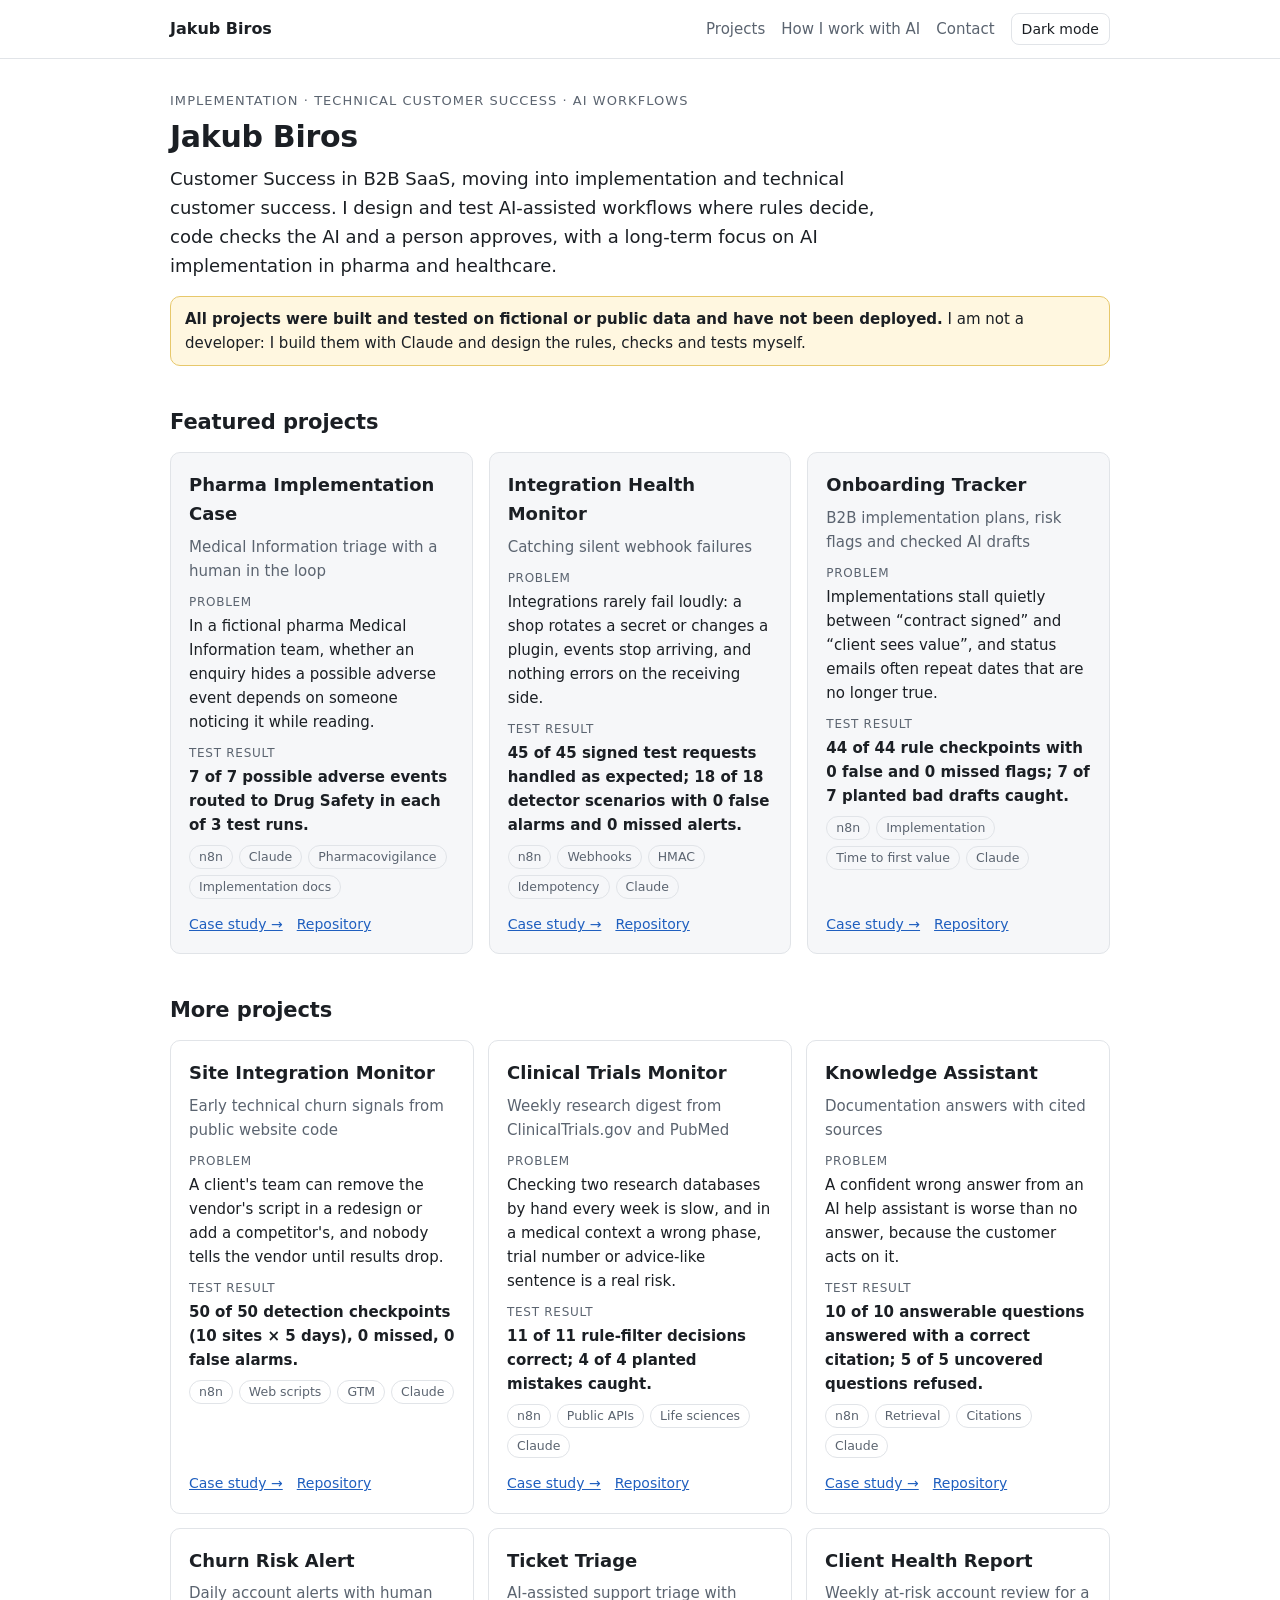
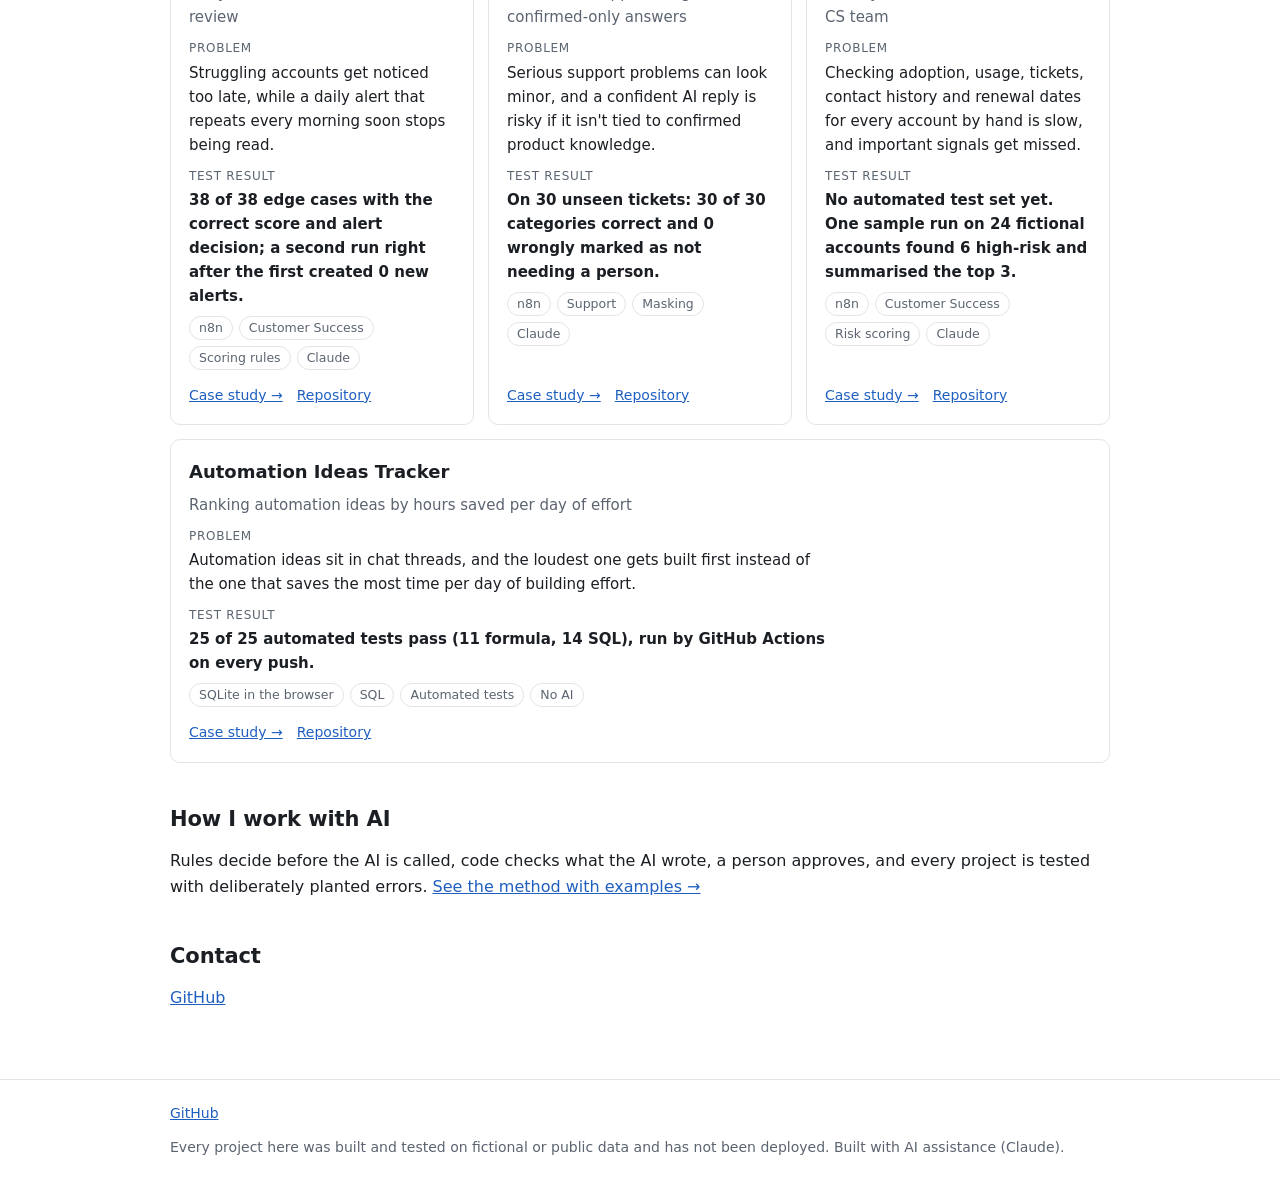
<file: index.html>
<!doctype html>
<html lang="en">
<head>
<meta charset="utf-8">
<meta name="viewport" content="width=device-width,initial-scale=1">
<title>Jakub Biros — Implementation &amp; Technical Customer Success portfolio</title>
<meta name="description" content="Customer Success in B2B SaaS, moving into implementation and technical customer success. I design and test AI-assisted workflows where rules decide, code checks the AI and a person approves, with a long-term focus on AI implementation in pharma and healthcare.">
<meta name="color-scheme" content="light dark">
<meta property="og:type" content="website">
<meta property="og:title" content="Jakub Biros — Implementation &amp; Technical Customer Success portfolio">
<meta property="og:description" content="Customer Success in B2B SaaS, moving into implementation and technical customer success. I design and test AI-assisted workflows where rules decide, code checks the AI and a person approves, with a long-term focus on AI implementation in pharma and healthcare.">
<meta property="og:image" content="https://kubabiros595-png.github.io/portfolio/assets/og.png">
<meta property="og:url" content="https://kubabiros595-png.github.io/portfolio/">
<meta name="twitter:card" content="summary_large_image">
<link rel="icon" href="data:image/svg+xml,%3Csvg xmlns='http://www.w3.org/2000/svg' viewBox='0 0 32 32'%3E%3Crect width='32' height='32' rx='7' fill='%231f5fbf'/%3E%3Ctext x='16' y='22' font-family='Arial' font-size='15' font-weight='700' fill='white' text-anchor='middle'%3EJB%3C/text%3E%3C/svg%3E">
<script>try{var t=localStorage.getItem('theme');if(t==='light'||t==='dark')document.documentElement.setAttribute('data-theme',t)}catch(e){}</script>
<link rel="stylesheet" href="assets/style.css">
</head>
<body>
<a class="skip" href="#content">Skip to content</a>
<header class="site"><div class="wrap">
<a class="brand" href="index.html">Jakub Biros</a>
<nav class="main" aria-label="Main"><a href="index.html#projects">Projects</a><a href="how-i-work.html">How I work with AI</a><a href="index.html#contact">Contact</a></nav>
<button id="theme" type="button" aria-label="Switch colour theme">Dark mode</button>
</div></header>
<main id="content"><div class="wrap">
<p class="kicker">Implementation · Technical Customer Success · AI workflows</p><h1>Jakub Biros</h1><p class="lead">Customer Success in B2B SaaS, moving into implementation and technical customer success. I design and test AI-assisted workflows where rules decide, code checks the AI and a person approves, with a long-term focus on AI implementation in pharma and healthcare.</p><p class="banner"><strong>All projects were built and tested on fictional or public data and have not been deployed.</strong> I am not a developer: I build them with Claude and design the rules, checks and tests myself.</p><h2 id="projects">Featured projects</h2><div class="featured"><article class="card">
<h3><a href="projects/pharma-implementation-case.html">Pharma Implementation Case</a></h3>
<p class="muted small">Medical Information triage with a human in the loop</p>
<p class="lbl">Problem</p><p>In a fictional pharma Medical Information team, whether an enquiry hides a possible adverse event depends on someone noticing it while reading.</p>
<p class="lbl">Test result</p><p class="result">7 of 7 possible adverse events routed to Drug Safety in each of 3 test runs.</p>
<ul class="tags"><li>n8n</li><li>Claude</li><li>Pharmacovigilance</li><li>Implementation docs</li></ul>
<p class="links"><a href="projects/pharma-implementation-case.html">Case study →</a><a href="https://github.com/kubabiros595-png/pharma-implementation-case">Repository</a></p>
</article><article class="card">
<h3><a href="projects/integration-health-monitor.html">Integration Health Monitor</a></h3>
<p class="muted small">Catching silent webhook failures</p>
<p class="lbl">Problem</p><p>Integrations rarely fail loudly: a shop rotates a secret or changes a plugin, events stop arriving, and nothing errors on the receiving side.</p>
<p class="lbl">Test result</p><p class="result">45 of 45 signed test requests handled as expected; 18 of 18 detector scenarios with 0 false alarms and 0 missed alerts.</p>
<ul class="tags"><li>n8n</li><li>Webhooks</li><li>HMAC</li><li>Idempotency</li><li>Claude</li></ul>
<p class="links"><a href="projects/integration-health-monitor.html">Case study →</a><a href="https://github.com/kubabiros595-png/integration-health-monitor">Repository</a></p>
</article><article class="card">
<h3><a href="projects/onboarding-tracker.html">Onboarding Tracker</a></h3>
<p class="muted small">B2B implementation plans, risk flags and checked AI drafts</p>
<p class="lbl">Problem</p><p>Implementations stall quietly between “contract signed” and “client sees value”, and status emails often repeat dates that are no longer true.</p>
<p class="lbl">Test result</p><p class="result">44 of 44 rule checkpoints with 0 false and 0 missed flags; 7 of 7 planted bad drafts caught.</p>
<ul class="tags"><li>n8n</li><li>Implementation</li><li>Time to first value</li><li>Claude</li></ul>
<p class="links"><a href="projects/onboarding-tracker.html">Case study →</a><a href="https://github.com/kubabiros595-png/onboarding-tracker">Repository</a></p>
</article></div><h2>More projects</h2><div class="grid"><article class="card">
<h3><a href="projects/site-integration-monitor.html">Site Integration Monitor</a></h3>
<p class="muted small">Early technical churn signals from public website code</p>
<p class="lbl">Problem</p><p>A client's team can remove the vendor's script in a redesign or add a competitor's, and nobody tells the vendor until results drop.</p>
<p class="lbl">Test result</p><p class="result">50 of 50 detection checkpoints (10 sites × 5 days), 0 missed, 0 false alarms.</p>
<ul class="tags"><li>n8n</li><li>Web scripts</li><li>GTM</li><li>Claude</li></ul>
<p class="links"><a href="projects/site-integration-monitor.html">Case study →</a><a href="https://github.com/kubabiros595-png/site-integration-monitor">Repository</a></p>
</article><article class="card">
<h3><a href="projects/clinical-trials-monitor.html">Clinical Trials Monitor</a></h3>
<p class="muted small">Weekly research digest from ClinicalTrials.gov and PubMed</p>
<p class="lbl">Problem</p><p>Checking two research databases by hand every week is slow, and in a medical context a wrong phase, trial number or advice-like sentence is a real risk.</p>
<p class="lbl">Test result</p><p class="result">11 of 11 rule-filter decisions correct; 4 of 4 planted mistakes caught.</p>
<ul class="tags"><li>n8n</li><li>Public APIs</li><li>Life sciences</li><li>Claude</li></ul>
<p class="links"><a href="projects/clinical-trials-monitor.html">Case study →</a><a href="https://github.com/kubabiros595-png/clinical-trials-monitor">Repository</a></p>
</article><article class="card">
<h3><a href="projects/knowledge-assistant.html">Knowledge Assistant</a></h3>
<p class="muted small">Documentation answers with cited sources</p>
<p class="lbl">Problem</p><p>A confident wrong answer from an AI help assistant is worse than no answer, because the customer acts on it.</p>
<p class="lbl">Test result</p><p class="result">10 of 10 answerable questions answered with a correct citation; 5 of 5 uncovered questions refused.</p>
<ul class="tags"><li>n8n</li><li>Retrieval</li><li>Citations</li><li>Claude</li></ul>
<p class="links"><a href="projects/knowledge-assistant.html">Case study →</a><a href="https://github.com/kubabiros595-png/knowledge-assistant">Repository</a></p>
</article><article class="card">
<h3><a href="projects/churn-risk-alert.html">Churn Risk Alert</a></h3>
<p class="muted small">Daily account alerts with human review</p>
<p class="lbl">Problem</p><p>Struggling accounts get noticed too late, while a daily alert that repeats every morning soon stops being read.</p>
<p class="lbl">Test result</p><p class="result">38 of 38 edge cases with the correct score and alert decision; a second run right after the first created 0 new alerts.</p>
<ul class="tags"><li>n8n</li><li>Customer Success</li><li>Scoring rules</li><li>Claude</li></ul>
<p class="links"><a href="projects/churn-risk-alert.html">Case study →</a><a href="https://github.com/kubabiros595-png/churn-risk-alert">Repository</a></p>
</article><article class="card">
<h3><a href="projects/ticket-triage.html">Ticket Triage</a></h3>
<p class="muted small">AI-assisted support triage with confirmed-only answers</p>
<p class="lbl">Problem</p><p>Serious support problems can look minor, and a confident AI reply is risky if it isn't tied to confirmed product knowledge.</p>
<p class="lbl">Test result</p><p class="result">On 30 unseen tickets: 30 of 30 categories correct and 0 wrongly marked as not needing a person.</p>
<ul class="tags"><li>n8n</li><li>Support</li><li>Masking</li><li>Claude</li></ul>
<p class="links"><a href="projects/ticket-triage.html">Case study →</a><a href="https://github.com/kubabiros595-png/ticket-triage">Repository</a></p>
</article><article class="card">
<h3><a href="projects/client-health-report.html">Client Health Report</a></h3>
<p class="muted small">Weekly at-risk account review for a CS team</p>
<p class="lbl">Problem</p><p>Checking adoption, usage, tickets, contact history and renewal dates for every account by hand is slow, and important signals get missed.</p>
<p class="lbl">Test result</p><p class="result">No automated test set yet. One sample run on 24 fictional accounts found 6 high-risk and summarised the top 3.</p>
<ul class="tags"><li>n8n</li><li>Customer Success</li><li>Risk scoring</li><li>Claude</li></ul>
<p class="links"><a href="projects/client-health-report.html">Case study →</a><a href="https://github.com/kubabiros595-png/client-health-report">Repository</a></p>
</article><article class="card">
<h3><a href="projects/automation-ideas-tracker.html">Automation Ideas Tracker</a></h3>
<p class="muted small">Ranking automation ideas by hours saved per day of effort</p>
<p class="lbl">Problem</p><p>Automation ideas sit in chat threads, and the loudest one gets built first instead of the one that saves the most time per day of building effort.</p>
<p class="lbl">Test result</p><p class="result">25 of 25 automated tests pass (11 formula, 14 SQL), run by GitHub Actions on every push.</p>
<ul class="tags"><li>SQLite in the browser</li><li>SQL</li><li>Automated tests</li><li>No AI</li></ul>
<p class="links"><a href="projects/automation-ideas-tracker.html">Case study →</a><a href="https://github.com/kubabiros595-png/automation-ideas-tracker">Repository</a></p>
</article></div><h2 id="ai">How I work with AI</h2><p>Rules decide before the AI is called, code checks what the AI wrote, a person approves, and every project is tested with deliberately planted errors. <a href="how-i-work.html">See the method with examples →</a></p><h2 id="contact">Contact</h2><p><a href="https://github.com/kubabiros595-png" rel="me">GitHub</a></p></div></main>
<footer class="site"><div class="wrap">
<p><a href="https://github.com/kubabiros595-png" rel="me">GitHub</a></p>
<p>Every project here was built and tested on fictional or public data and has not been deployed. Built with AI assistance (Claude).</p>
</div></footer>
<script src="assets/app.js" defer></script>
</body></html>
</file>
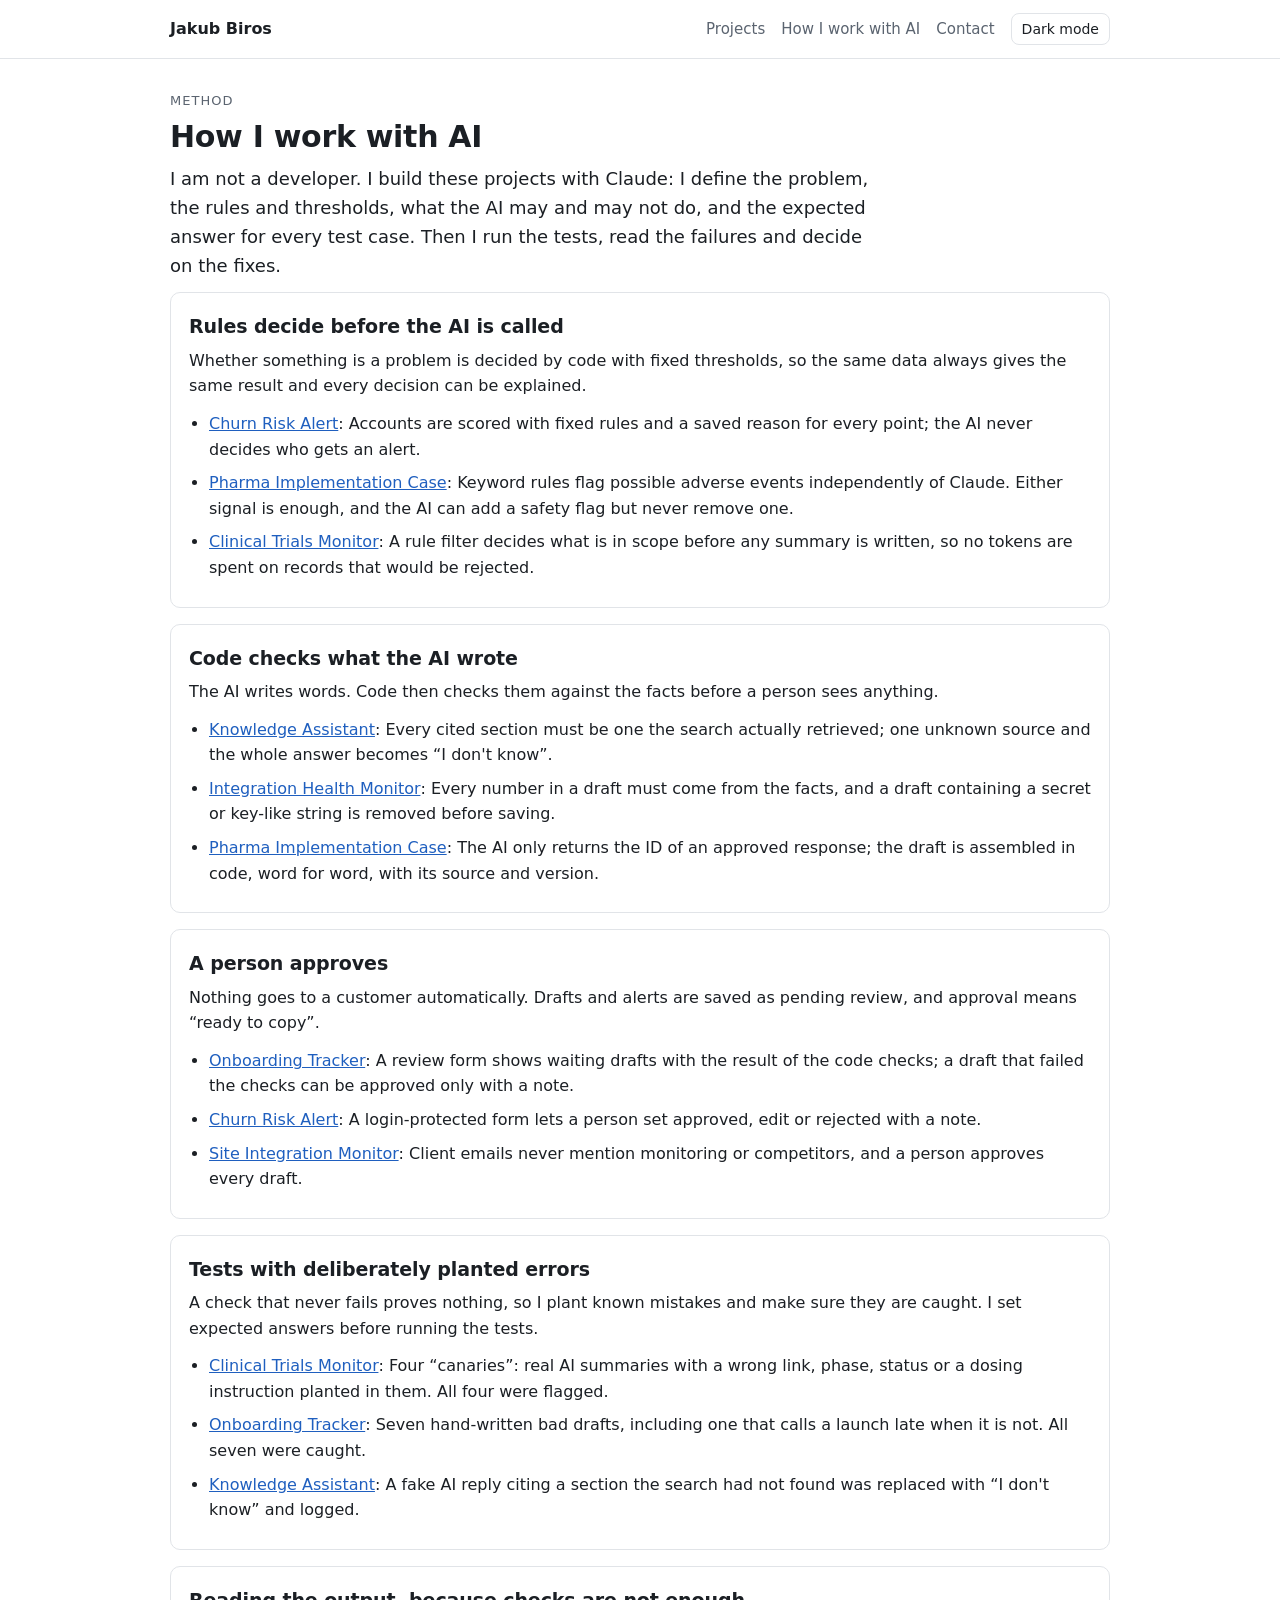
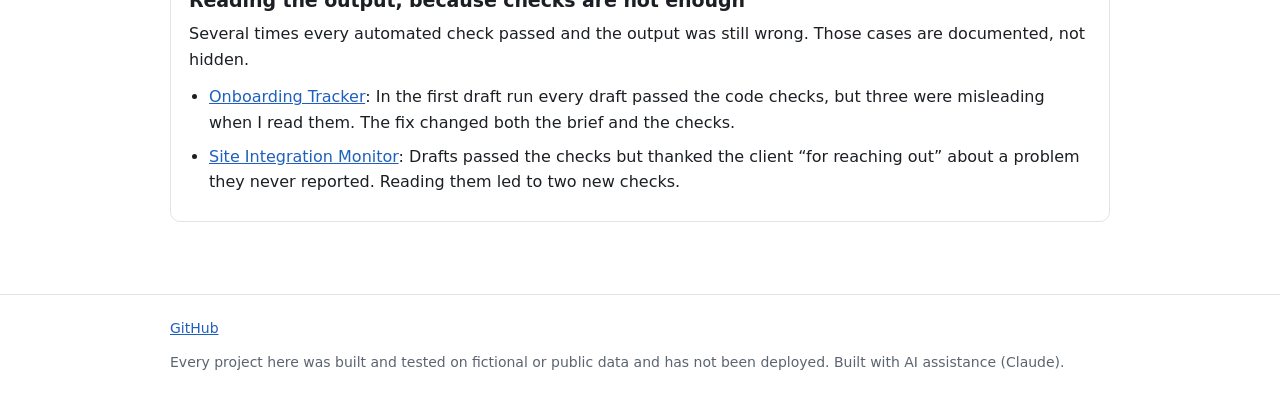
<file: how-i-work.html>
<!doctype html>
<html lang="en">
<head>
<meta charset="utf-8">
<meta name="viewport" content="width=device-width,initial-scale=1">
<title>How I work with AI — Jakub Biros</title>
<meta name="description" content="Rules before AI, code checks, human approval and tests with planted errors.">
<meta name="color-scheme" content="light dark">
<meta property="og:type" content="website">
<meta property="og:title" content="How I work with AI — Jakub Biros">
<meta property="og:description" content="Rules before AI, code checks, human approval and tests with planted errors.">
<meta property="og:image" content="https://kubabiros595-png.github.io/portfolio/assets/og.png">
<meta property="og:url" content="https://kubabiros595-png.github.io/portfolio/how-i-work.html">
<meta name="twitter:card" content="summary_large_image">
<link rel="icon" href="data:image/svg+xml,%3Csvg xmlns='http://www.w3.org/2000/svg' viewBox='0 0 32 32'%3E%3Crect width='32' height='32' rx='7' fill='%231f5fbf'/%3E%3Ctext x='16' y='22' font-family='Arial' font-size='15' font-weight='700' fill='white' text-anchor='middle'%3EJB%3C/text%3E%3C/svg%3E">
<script>try{var t=localStorage.getItem('theme');if(t==='light'||t==='dark')document.documentElement.setAttribute('data-theme',t)}catch(e){}</script>
<link rel="stylesheet" href="assets/style.css">
</head>
<body>
<a class="skip" href="#content">Skip to content</a>
<header class="site"><div class="wrap">
<a class="brand" href="index.html">Jakub Biros</a>
<nav class="main" aria-label="Main"><a href="index.html#projects">Projects</a><a href="how-i-work.html">How I work with AI</a><a href="index.html#contact">Contact</a></nav>
<button id="theme" type="button" aria-label="Switch colour theme">Dark mode</button>
</div></header>
<main id="content"><div class="wrap">
<p class="kicker">Method</p><h1>How I work with AI</h1><p class="lead">I am not a developer. I build these projects with Claude: I define the problem, the rules and thresholds, what the AI may and may not do, and the expected answer for every test case. Then I run the tests, read the failures and decide on the fixes.</p><section class="principle"><h2>Rules decide before the AI is called</h2><p>Whether something is a problem is decided by code with fixed thresholds, so the same data always gives the same result and every decision can be explained.</p><ul><li><a href="projects/churn-risk-alert.html">Churn Risk Alert</a>: Accounts are scored with fixed rules and a saved reason for every point; the AI never decides who gets an alert.</li><li><a href="projects/pharma-implementation-case.html">Pharma Implementation Case</a>: Keyword rules flag possible adverse events independently of Claude. Either signal is enough, and the AI can add a safety flag but never remove one.</li><li><a href="projects/clinical-trials-monitor.html">Clinical Trials Monitor</a>: A rule filter decides what is in scope before any summary is written, so no tokens are spent on records that would be rejected.</li></ul></section><section class="principle"><h2>Code checks what the AI wrote</h2><p>The AI writes words. Code then checks them against the facts before a person sees anything.</p><ul><li><a href="projects/knowledge-assistant.html">Knowledge Assistant</a>: Every cited section must be one the search actually retrieved; one unknown source and the whole answer becomes “I don't know”.</li><li><a href="projects/integration-health-monitor.html">Integration Health Monitor</a>: Every number in a draft must come from the facts, and a draft containing a secret or key-like string is removed before saving.</li><li><a href="projects/pharma-implementation-case.html">Pharma Implementation Case</a>: The AI only returns the ID of an approved response; the draft is assembled in code, word for word, with its source and version.</li></ul></section><section class="principle"><h2>A person approves</h2><p>Nothing goes to a customer automatically. Drafts and alerts are saved as pending review, and approval means “ready to copy”.</p><ul><li><a href="projects/onboarding-tracker.html">Onboarding Tracker</a>: A review form shows waiting drafts with the result of the code checks; a draft that failed the checks can be approved only with a note.</li><li><a href="projects/churn-risk-alert.html">Churn Risk Alert</a>: A login-protected form lets a person set approved, edit or rejected with a note.</li><li><a href="projects/site-integration-monitor.html">Site Integration Monitor</a>: Client emails never mention monitoring or competitors, and a person approves every draft.</li></ul></section><section class="principle"><h2>Tests with deliberately planted errors</h2><p>A check that never fails proves nothing, so I plant known mistakes and make sure they are caught. I set expected answers before running the tests.</p><ul><li><a href="projects/clinical-trials-monitor.html">Clinical Trials Monitor</a>: Four “canaries”: real AI summaries with a wrong link, phase, status or a dosing instruction planted in them. All four were flagged.</li><li><a href="projects/onboarding-tracker.html">Onboarding Tracker</a>: Seven hand-written bad drafts, including one that calls a launch late when it is not. All seven were caught.</li><li><a href="projects/knowledge-assistant.html">Knowledge Assistant</a>: A fake AI reply citing a section the search had not found was replaced with “I don't know” and logged.</li></ul></section><section class="principle"><h2>Reading the output, because checks are not enough</h2><p>Several times every automated check passed and the output was still wrong. Those cases are documented, not hidden.</p><ul><li><a href="projects/onboarding-tracker.html">Onboarding Tracker</a>: In the first draft run every draft passed the code checks, but three were misleading when I read them. The fix changed both the brief and the checks.</li><li><a href="projects/site-integration-monitor.html">Site Integration Monitor</a>: Drafts passed the checks but thanked the client “for reaching out” about a problem they never reported. Reading them led to two new checks.</li></ul></section></div></main>
<footer class="site"><div class="wrap">
<p><a href="https://github.com/kubabiros595-png" rel="me">GitHub</a></p>
<p>Every project here was built and tested on fictional or public data and has not been deployed. Built with AI assistance (Claude).</p>
</div></footer>
<script src="assets/app.js" defer></script>
</body></html>
</file>
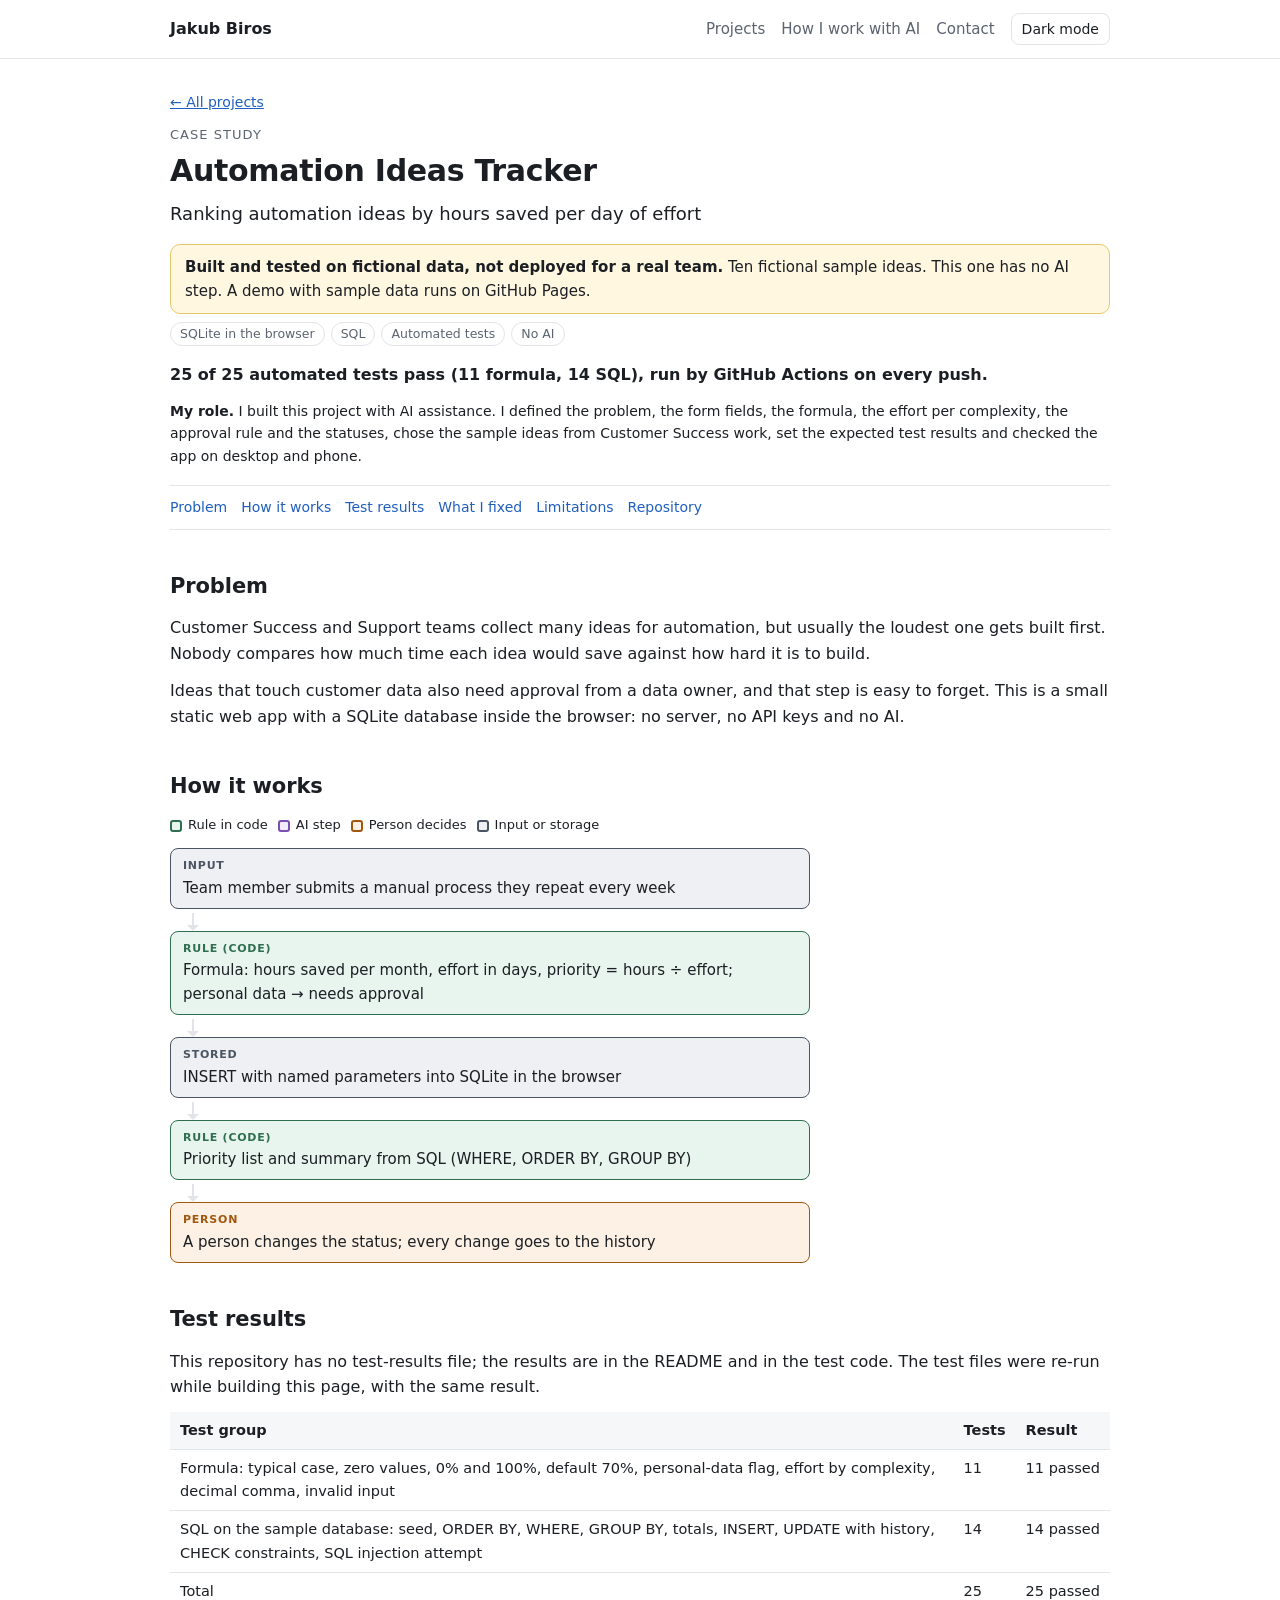
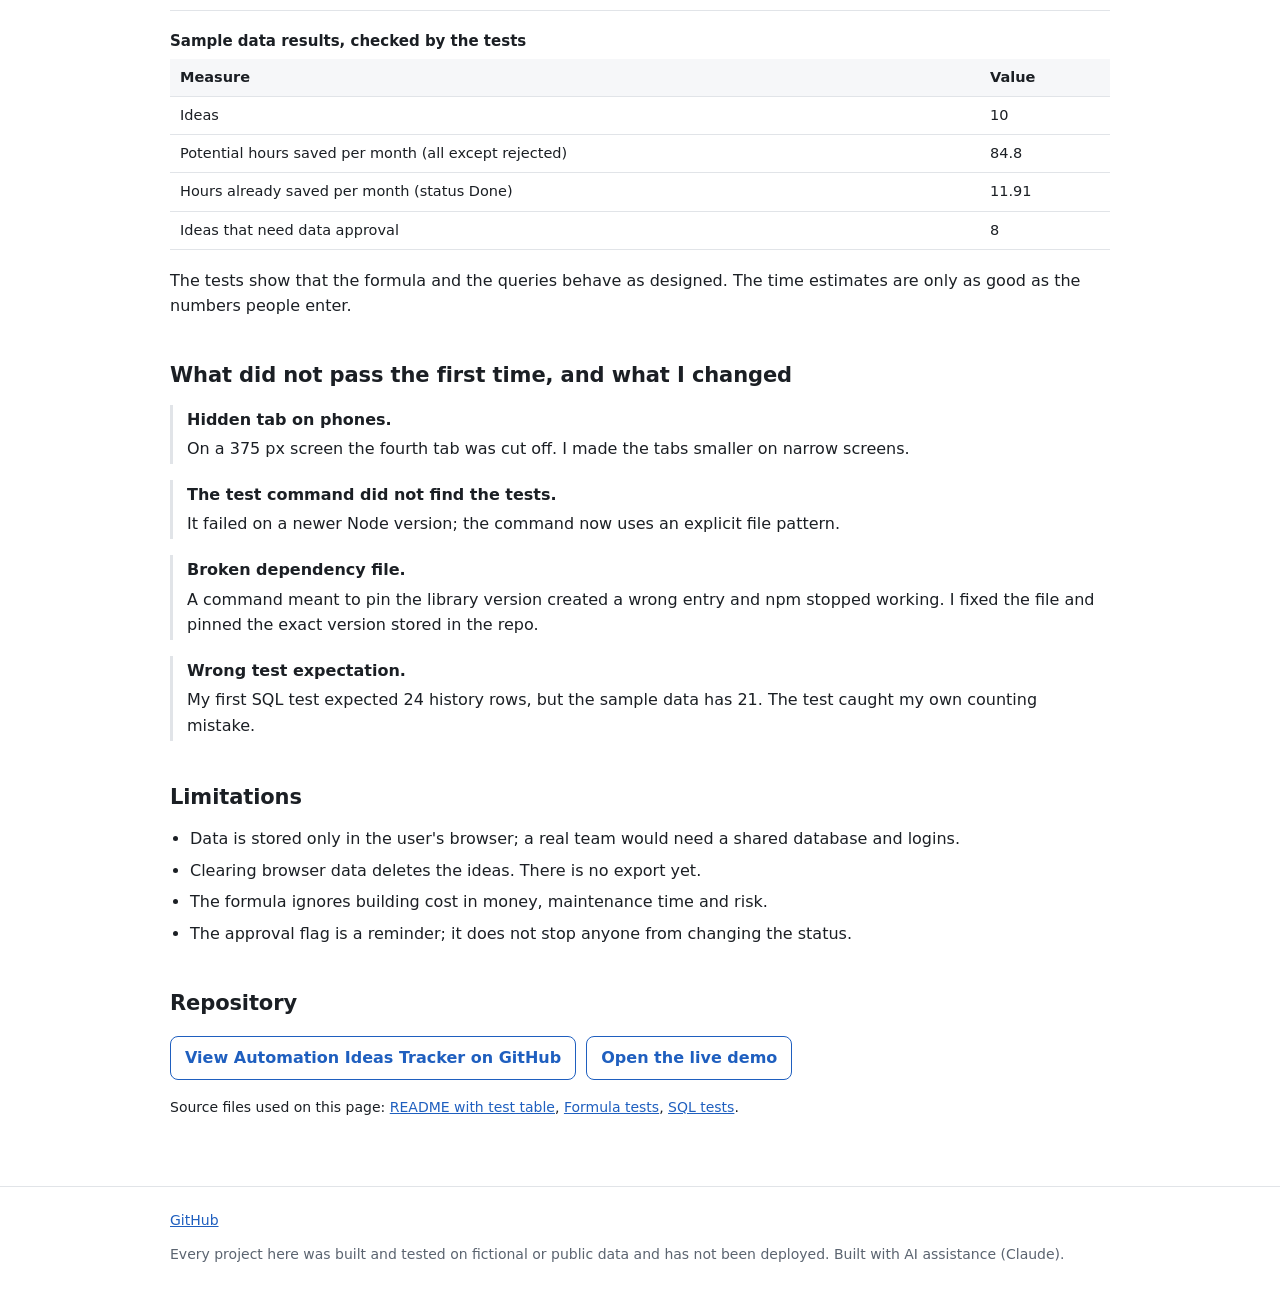
<file: projects/automation-ideas-tracker.html>
<!doctype html>
<html lang="en">
<head>
<meta charset="utf-8">
<meta name="viewport" content="width=device-width,initial-scale=1">
<title>Automation Ideas Tracker — Jakub Biros</title>
<meta name="description" content="Automation ideas sit in chat threads, and the loudest one gets built first instead of the one that saves the most time per day of building effort.">
<meta name="color-scheme" content="light dark">
<meta property="og:type" content="website">
<meta property="og:title" content="Automation Ideas Tracker — Jakub Biros">
<meta property="og:description" content="Automation ideas sit in chat threads, and the loudest one gets built first instead of the one that saves the most time per day of building effort.">
<meta property="og:image" content="https://kubabiros595-png.github.io/portfolio/assets/og.png">
<meta property="og:url" content="https://kubabiros595-png.github.io/portfolio/projects/automation-ideas-tracker.html">
<meta name="twitter:card" content="summary_large_image">
<link rel="icon" href="data:image/svg+xml,%3Csvg xmlns='http://www.w3.org/2000/svg' viewBox='0 0 32 32'%3E%3Crect width='32' height='32' rx='7' fill='%231f5fbf'/%3E%3Ctext x='16' y='22' font-family='Arial' font-size='15' font-weight='700' fill='white' text-anchor='middle'%3EJB%3C/text%3E%3C/svg%3E">
<script>try{var t=localStorage.getItem('theme');if(t==='light'||t==='dark')document.documentElement.setAttribute('data-theme',t)}catch(e){}</script>
<link rel="stylesheet" href="../assets/style.css">
</head>
<body>
<a class="skip" href="#content">Skip to content</a>
<header class="site"><div class="wrap">
<a class="brand" href="../index.html">Jakub Biros</a>
<nav class="main" aria-label="Main"><a href="../index.html#projects">Projects</a><a href="../how-i-work.html">How I work with AI</a><a href="../index.html#contact">Contact</a></nav>
<button id="theme" type="button" aria-label="Switch colour theme">Dark mode</button>
</div></header>
<main id="content"><div class="wrap">
<p class="crumb"><a href="../index.html#projects">← All projects</a></p><p class="kicker">Case study</p><h1>Automation Ideas Tracker</h1><p class="lead">Ranking automation ideas by hours saved per day of effort</p><p class="banner"><strong>Built and tested on fictional data, not deployed for a real team.</strong> Ten fictional sample ideas. This one has no AI step. A demo with sample data runs on GitHub Pages.</p><ul class="tags"><li>SQLite in the browser</li><li>SQL</li><li>Automated tests</li><li>No AI</li></ul><p style="margin-top:16px" class="result">25 of 25 automated tests pass (11 formula, 14 SQL), run by GitHub Actions on every push.</p><p class="small"><strong>My role.</strong> I built this project with AI assistance. I defined the problem, the form fields, the formula, the effort per complexity, the approval rule and the statuses, chose the sample ideas from Customer Success work, set the expected test results and checked the app on desktop and phone.</p><nav class="toc" aria-label="On this page"><a href="#problem">Problem</a><a href="#how">How it works</a><a href="#tests">Test results</a><a href="#fixes">What I fixed</a><a href="#limits">Limitations</a><a href="#repo">Repository</a></nav><h2 id="problem">Problem</h2><p>Customer Success and Support teams collect many ideas for automation, but usually the loudest one gets built first. Nobody compares how much time each idea would save against how hard it is to build.</p><p>Ideas that touch customer data also need approval from a data owner, and that step is easy to forget. This is a small static web app with a SQLite database inside the browser: no server, no API keys and no AI.</p><h2 id="how">How it works</h2><ul class="legend" aria-label="Legend"><li><span class="sw rule"></span>Rule in code</li><li><span class="sw ai"></span>AI step</li><li><span class="sw human"></span>Person decides</li><li><span class="sw io"></span>Input or storage</li></ul><ol class="flow"><li class="io"><div class="node"><span class="k">Input</span>Team member submits a manual process they repeat every week</div></li><li class="rule"><div class="node"><span class="k">Rule (code)</span>Formula: hours saved per month, effort in days, priority = hours ÷ effort; personal data → needs approval</div></li><li class="store"><div class="node"><span class="k">Stored</span>INSERT with named parameters into SQLite in the browser</div></li><li class="rule"><div class="node"><span class="k">Rule (code)</span>Priority list and summary from SQL (WHERE, ORDER BY, GROUP BY)</div></li><li class="human"><div class="node"><span class="k">Person</span>A person changes the status; every change goes to the history</div></li></ol><h2 id="tests">Test results</h2><p>This repository has no test-results file; the results are in the README and in the test code. The test files were re-run while building this page, with the same result.</p><div class="tbl"><table><thead><tr><th scope="col">Test group</th><th scope="col">Tests</th><th scope="col">Result</th></tr></thead><tbody><tr><td>Formula: typical case, zero values, 0% and 100%, default 70%, personal-data flag, effort by complexity, decimal comma, invalid input</td><td class="num">11</td><td class="num">11 passed</td></tr><tr><td>SQL on the sample database: seed, ORDER BY, WHERE, GROUP BY, totals, INSERT, UPDATE with history, CHECK constraints, SQL injection attempt</td><td class="num">14</td><td class="num">14 passed</td></tr><tr><td class="num">Total</td><td class="num">25</td><td class="num">25 passed</td></tr></tbody></table></div><div class="tbl"><table><caption>Sample data results, checked by the tests</caption><thead><tr><th scope="col">Measure</th><th scope="col">Value</th></tr></thead><tbody><tr><td class="num">Ideas</td><td class="num">10</td></tr><tr><td>Potential hours saved per month (all except rejected)</td><td class="num">84.8</td></tr><tr><td>Hours already saved per month (status Done)</td><td class="num">11.91</td></tr><tr><td>Ideas that need data approval</td><td class="num">8</td></tr></tbody></table></div><p>The tests show that the formula and the queries behave as designed. The time estimates are only as good as the numbers people enter.</p><h2 id="fixes">What did not pass the first time, and what I changed</h2><div class="fix"><h3>Hidden tab on phones.</h3><p>On a 375 px screen the fourth tab was cut off. I made the tabs smaller on narrow screens.</p></div><div class="fix"><h3>The test command did not find the tests.</h3><p>It failed on a newer Node version; the command now uses an explicit file pattern.</p></div><div class="fix"><h3>Broken dependency file.</h3><p>A command meant to pin the library version created a wrong entry and npm stopped working. I fixed the file and pinned the exact version stored in the repo.</p></div><div class="fix"><h3>Wrong test expectation.</h3><p>My first SQL test expected 24 history rows, but the sample data has 21. The test caught my own counting mistake.</p></div><h2 id="limits">Limitations</h2><ul class="plain"><li>Data is stored only in the user's browser; a real team would need a shared database and logins.</li><li>Clearing browser data deletes the ideas. There is no export yet.</li><li>The formula ignores building cost in money, maintenance time and risk.</li><li>The approval flag is a reminder; it does not stop anyone from changing the status.</li></ul><h2 id="repo">Repository</h2><p><a class="repo" href="https://github.com/kubabiros595-png/automation-ideas-tracker">View Automation Ideas Tracker on GitHub</a><a class="repo" href="https://kubabiros595-png.github.io/automation-ideas-tracker/">Open the live demo</a></p><p class="small">Source files used on this page: <a href="https://github.com/kubabiros595-png/automation-ideas-tracker/blob/main/README.md">README with test table</a>, <a href="https://github.com/kubabiros595-png/automation-ideas-tracker/blob/main/test/calc.test.js">Formula tests</a>, <a href="https://github.com/kubabiros595-png/automation-ideas-tracker/blob/main/test/sql.test.js">SQL tests</a>.</p></div></main>
<footer class="site"><div class="wrap">
<p><a href="https://github.com/kubabiros595-png" rel="me">GitHub</a></p>
<p>Every project here was built and tested on fictional or public data and has not been deployed. Built with AI assistance (Claude).</p>
</div></footer>
<script src="../assets/app.js" defer></script>
</body></html>
</file>
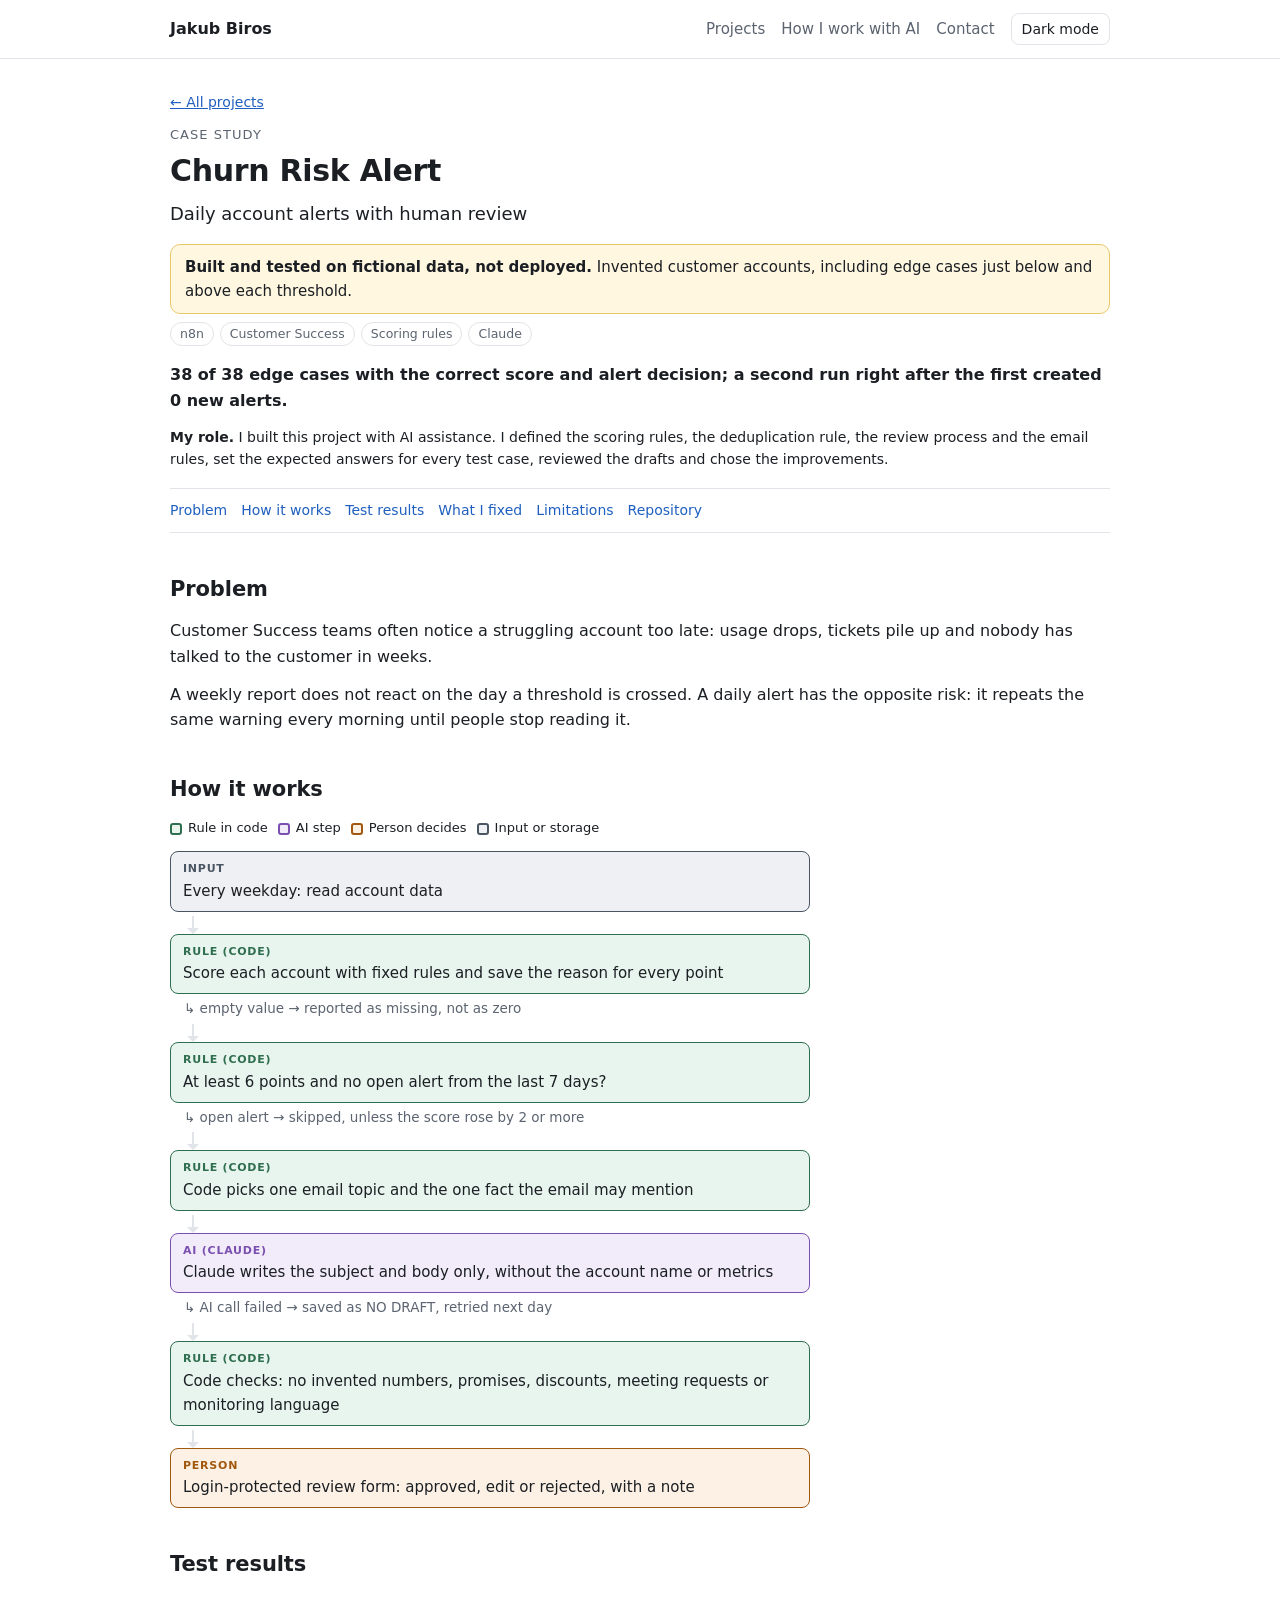
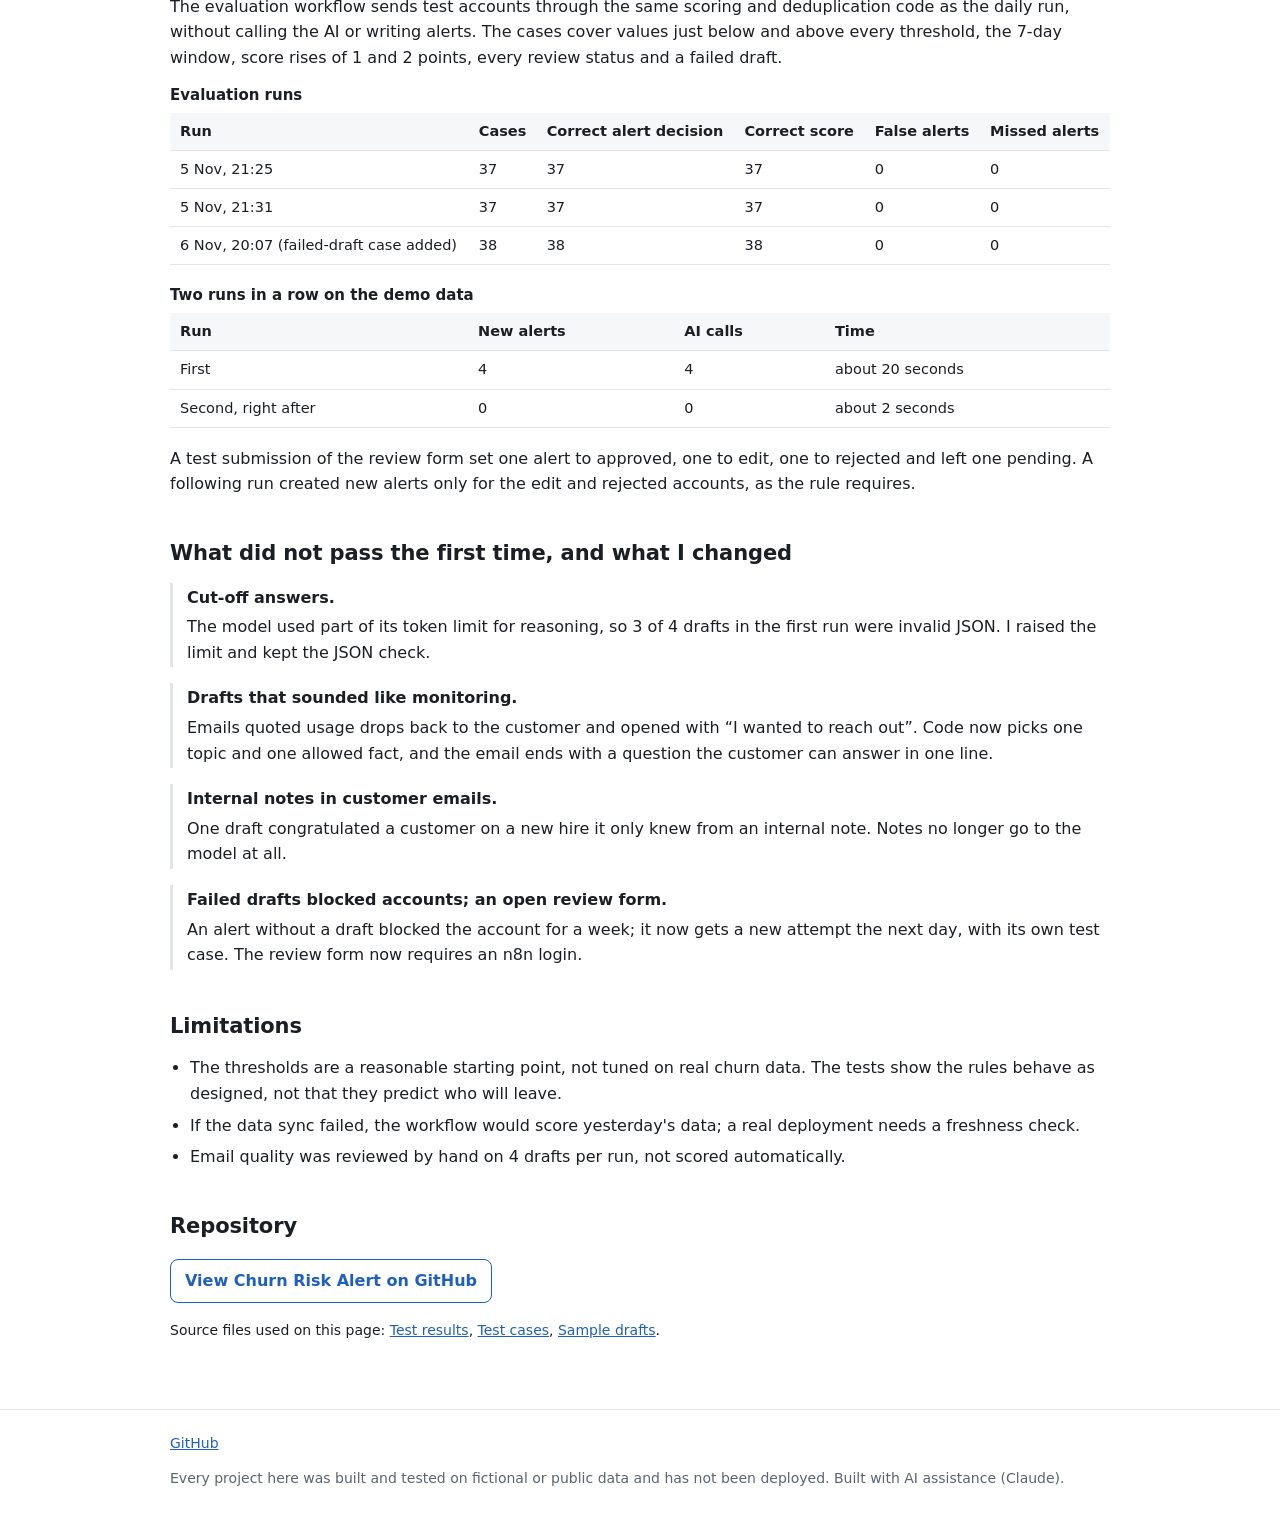
<file: projects/churn-risk-alert.html>
<!doctype html>
<html lang="en">
<head>
<meta charset="utf-8">
<meta name="viewport" content="width=device-width,initial-scale=1">
<title>Churn Risk Alert — Jakub Biros</title>
<meta name="description" content="Struggling accounts get noticed too late, while a daily alert that repeats every morning soon stops being read.">
<meta name="color-scheme" content="light dark">
<meta property="og:type" content="website">
<meta property="og:title" content="Churn Risk Alert — Jakub Biros">
<meta property="og:description" content="Struggling accounts get noticed too late, while a daily alert that repeats every morning soon stops being read.">
<meta property="og:image" content="https://kubabiros595-png.github.io/portfolio/assets/og.png">
<meta property="og:url" content="https://kubabiros595-png.github.io/portfolio/projects/churn-risk-alert.html">
<meta name="twitter:card" content="summary_large_image">
<link rel="icon" href="data:image/svg+xml,%3Csvg xmlns='http://www.w3.org/2000/svg' viewBox='0 0 32 32'%3E%3Crect width='32' height='32' rx='7' fill='%231f5fbf'/%3E%3Ctext x='16' y='22' font-family='Arial' font-size='15' font-weight='700' fill='white' text-anchor='middle'%3EJB%3C/text%3E%3C/svg%3E">
<script>try{var t=localStorage.getItem('theme');if(t==='light'||t==='dark')document.documentElement.setAttribute('data-theme',t)}catch(e){}</script>
<link rel="stylesheet" href="../assets/style.css">
</head>
<body>
<a class="skip" href="#content">Skip to content</a>
<header class="site"><div class="wrap">
<a class="brand" href="../index.html">Jakub Biros</a>
<nav class="main" aria-label="Main"><a href="../index.html#projects">Projects</a><a href="../how-i-work.html">How I work with AI</a><a href="../index.html#contact">Contact</a></nav>
<button id="theme" type="button" aria-label="Switch colour theme">Dark mode</button>
</div></header>
<main id="content"><div class="wrap">
<p class="crumb"><a href="../index.html#projects">← All projects</a></p><p class="kicker">Case study</p><h1>Churn Risk Alert</h1><p class="lead">Daily account alerts with human review</p><p class="banner"><strong>Built and tested on fictional data, not deployed.</strong> Invented customer accounts, including edge cases just below and above each threshold.</p><ul class="tags"><li>n8n</li><li>Customer Success</li><li>Scoring rules</li><li>Claude</li></ul><p style="margin-top:16px" class="result">38 of 38 edge cases with the correct score and alert decision; a second run right after the first created 0 new alerts.</p><p class="small"><strong>My role.</strong> I built this project with AI assistance. I defined the scoring rules, the deduplication rule, the review process and the email rules, set the expected answers for every test case, reviewed the drafts and chose the improvements.</p><nav class="toc" aria-label="On this page"><a href="#problem">Problem</a><a href="#how">How it works</a><a href="#tests">Test results</a><a href="#fixes">What I fixed</a><a href="#limits">Limitations</a><a href="#repo">Repository</a></nav><h2 id="problem">Problem</h2><p>Customer Success teams often notice a struggling account too late: usage drops, tickets pile up and nobody has talked to the customer in weeks.</p><p>A weekly report does not react on the day a threshold is crossed. A daily alert has the opposite risk: it repeats the same warning every morning until people stop reading it.</p><h2 id="how">How it works</h2><ul class="legend" aria-label="Legend"><li><span class="sw rule"></span>Rule in code</li><li><span class="sw ai"></span>AI step</li><li><span class="sw human"></span>Person decides</li><li><span class="sw io"></span>Input or storage</li></ul><ol class="flow"><li class="io"><div class="node"><span class="k">Input</span>Every weekday: read account data</div></li><li class="rule"><div class="node"><span class="k">Rule (code)</span>Score each account with fixed rules and save the reason for every point</div><ul class="exits"><li>empty value → reported as missing, not as zero</li></ul></li><li class="rule"><div class="node"><span class="k">Rule (code)</span>At least 6 points and no open alert from the last 7 days?</div><ul class="exits"><li>open alert → skipped, unless the score rose by 2 or more</li></ul></li><li class="rule"><div class="node"><span class="k">Rule (code)</span>Code picks one email topic and the one fact the email may mention</div></li><li class="ai"><div class="node"><span class="k">AI (Claude)</span>Claude writes the subject and body only, without the account name or metrics</div><ul class="exits"><li>AI call failed → saved as NO DRAFT, retried next day</li></ul></li><li class="rule"><div class="node"><span class="k">Rule (code)</span>Code checks: no invented numbers, promises, discounts, meeting requests or monitoring language</div></li><li class="human"><div class="node"><span class="k">Person</span>Login-protected review form: approved, edit or rejected, with a note</div></li></ol><h2 id="tests">Test results</h2><p>The evaluation workflow sends test accounts through the same scoring and deduplication code as the daily run, without calling the AI or writing alerts. The cases cover values just below and above every threshold, the 7-day window, score rises of 1 and 2 points, every review status and a failed draft.</p><div class="tbl"><table><caption>Evaluation runs</caption><thead><tr><th scope="col">Run</th><th scope="col">Cases</th><th scope="col">Correct alert decision</th><th scope="col">Correct score</th><th scope="col">False alerts</th><th scope="col">Missed alerts</th></tr></thead><tbody><tr><td class="num">5 Nov, 21:25</td><td class="num">37</td><td class="num">37</td><td class="num">37</td><td class="num">0</td><td class="num">0</td></tr><tr><td class="num">5 Nov, 21:31</td><td class="num">37</td><td class="num">37</td><td class="num">37</td><td class="num">0</td><td class="num">0</td></tr><tr><td>6 Nov, 20:07 (failed-draft case added)</td><td class="num">38</td><td class="num">38</td><td class="num">38</td><td class="num">0</td><td class="num">0</td></tr></tbody></table></div><div class="tbl"><table><caption>Two runs in a row on the demo data</caption><thead><tr><th scope="col">Run</th><th scope="col">New alerts</th><th scope="col">AI calls</th><th scope="col">Time</th></tr></thead><tbody><tr><td class="num">First</td><td class="num">4</td><td class="num">4</td><td class="num">about 20 seconds</td></tr><tr><td class="num">Second, right after</td><td class="num">0</td><td class="num">0</td><td class="num">about 2 seconds</td></tr></tbody></table></div><p>A test submission of the review form set one alert to approved, one to edit, one to rejected and left one pending. A following run created new alerts only for the edit and rejected accounts, as the rule requires.</p><h2 id="fixes">What did not pass the first time, and what I changed</h2><div class="fix"><h3>Cut-off answers.</h3><p>The model used part of its token limit for reasoning, so 3 of 4 drafts in the first run were invalid JSON. I raised the limit and kept the JSON check.</p></div><div class="fix"><h3>Drafts that sounded like monitoring.</h3><p>Emails quoted usage drops back to the customer and opened with “I wanted to reach out”. Code now picks one topic and one allowed fact, and the email ends with a question the customer can answer in one line.</p></div><div class="fix"><h3>Internal notes in customer emails.</h3><p>One draft congratulated a customer on a new hire it only knew from an internal note. Notes no longer go to the model at all.</p></div><div class="fix"><h3>Failed drafts blocked accounts; an open review form.</h3><p>An alert without a draft blocked the account for a week; it now gets a new attempt the next day, with its own test case. The review form now requires an n8n login.</p></div><h2 id="limits">Limitations</h2><ul class="plain"><li>The thresholds are a reasonable starting point, not tuned on real churn data. The tests show the rules behave as designed, not that they predict who will leave.</li><li>If the data sync failed, the workflow would score yesterday's data; a real deployment needs a freshness check.</li><li>Email quality was reviewed by hand on 4 drafts per run, not scored automatically.</li></ul><h2 id="repo">Repository</h2><p><a class="repo" href="https://github.com/kubabiros595-png/churn-risk-alert">View Churn Risk Alert on GitHub</a></p><p class="small">Source files used on this page: <a href="https://github.com/kubabiros595-png/churn-risk-alert/blob/main/test-results.md">Test results</a>, <a href="https://github.com/kubabiros595-png/churn-risk-alert/blob/main/eval_cases.csv">Test cases</a>, <a href="https://github.com/kubabiros595-png/churn-risk-alert/blob/main/sample-results.md">Sample drafts</a>.</p></div></main>
<footer class="site"><div class="wrap">
<p><a href="https://github.com/kubabiros595-png" rel="me">GitHub</a></p>
<p>Every project here was built and tested on fictional or public data and has not been deployed. Built with AI assistance (Claude).</p>
</div></footer>
<script src="../assets/app.js" defer></script>
</body></html>
</file>
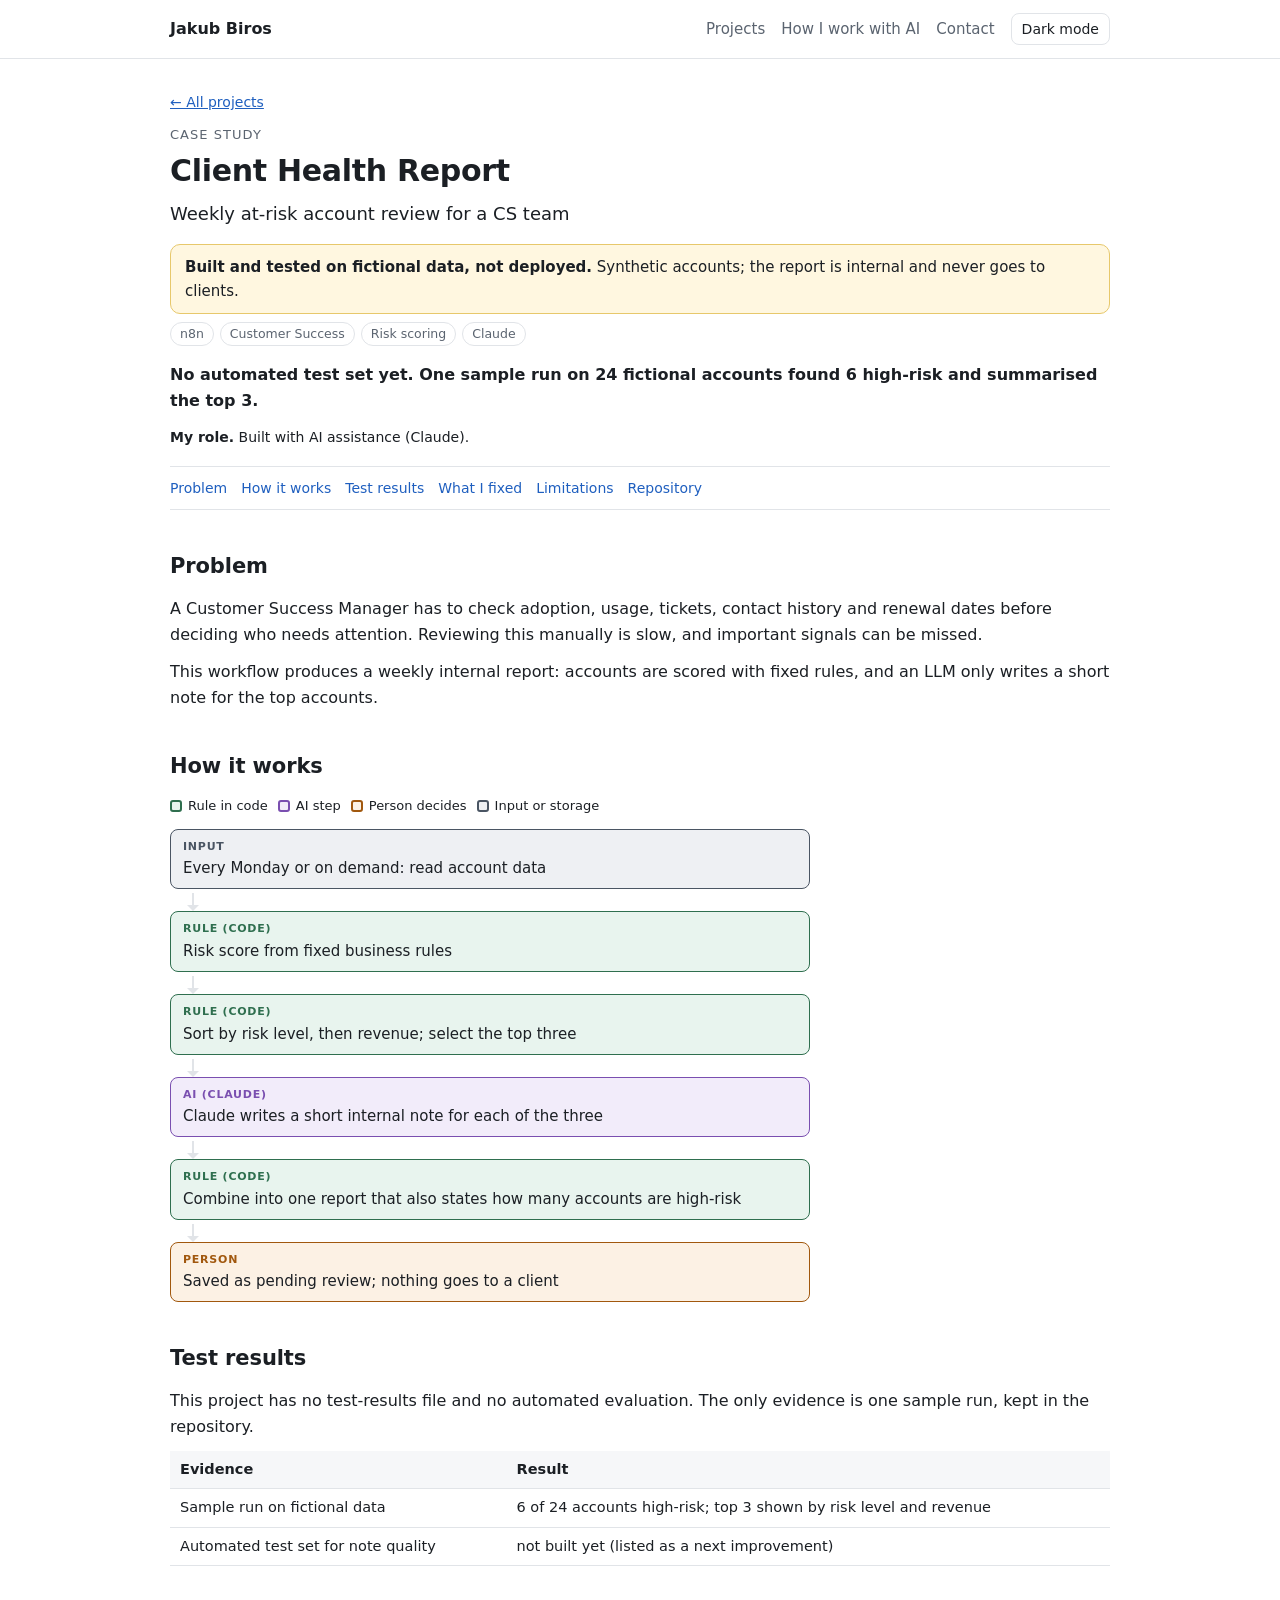
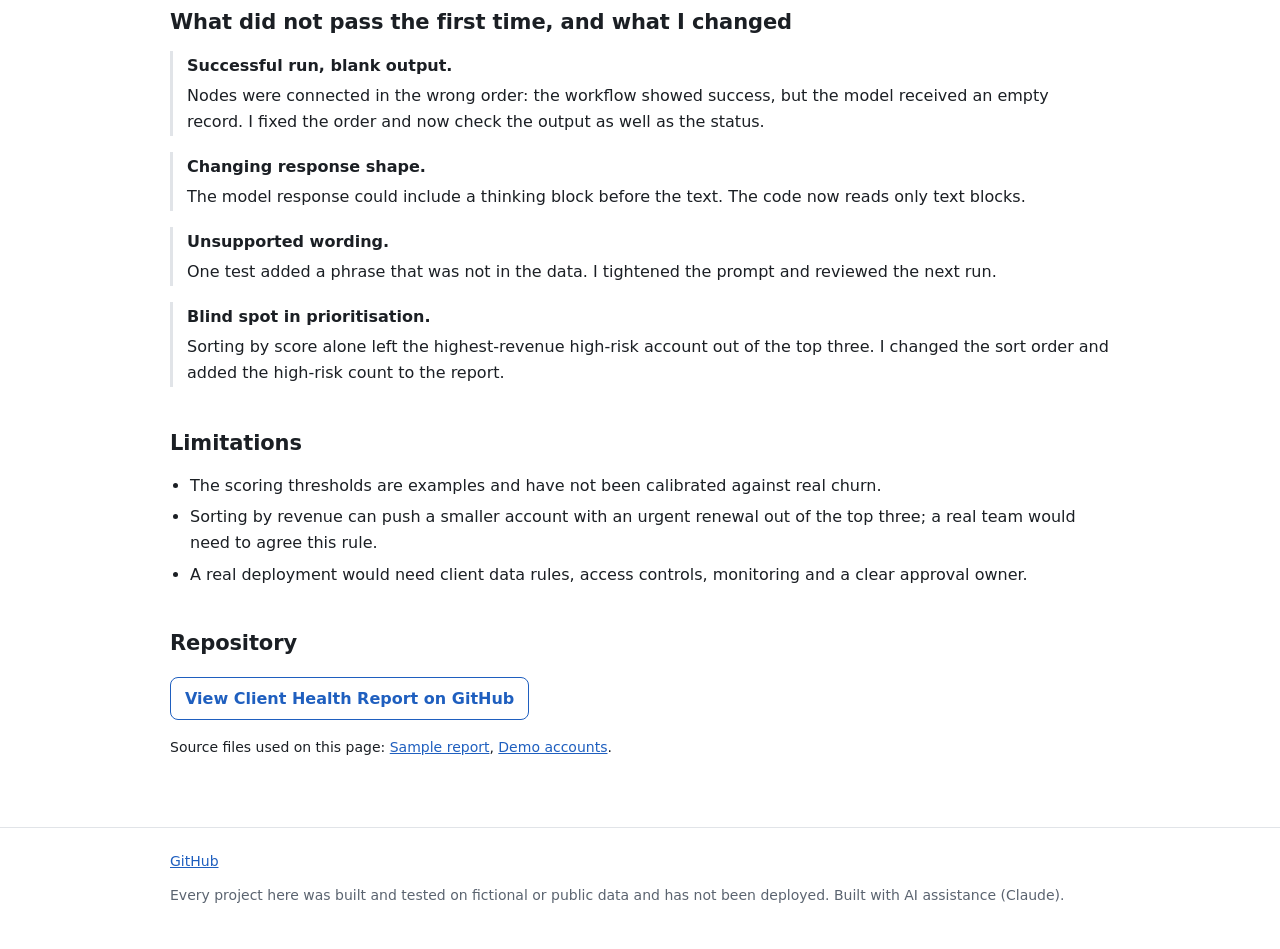
<file: projects/client-health-report.html>
<!doctype html>
<html lang="en">
<head>
<meta charset="utf-8">
<meta name="viewport" content="width=device-width,initial-scale=1">
<title>Client Health Report — Jakub Biros</title>
<meta name="description" content="Checking adoption, usage, tickets, contact history and renewal dates for every account by hand is slow, and important signals get missed.">
<meta name="color-scheme" content="light dark">
<meta property="og:type" content="website">
<meta property="og:title" content="Client Health Report — Jakub Biros">
<meta property="og:description" content="Checking adoption, usage, tickets, contact history and renewal dates for every account by hand is slow, and important signals get missed.">
<meta property="og:image" content="https://kubabiros595-png.github.io/portfolio/assets/og.png">
<meta property="og:url" content="https://kubabiros595-png.github.io/portfolio/projects/client-health-report.html">
<meta name="twitter:card" content="summary_large_image">
<link rel="icon" href="data:image/svg+xml,%3Csvg xmlns='http://www.w3.org/2000/svg' viewBox='0 0 32 32'%3E%3Crect width='32' height='32' rx='7' fill='%231f5fbf'/%3E%3Ctext x='16' y='22' font-family='Arial' font-size='15' font-weight='700' fill='white' text-anchor='middle'%3EJB%3C/text%3E%3C/svg%3E">
<script>try{var t=localStorage.getItem('theme');if(t==='light'||t==='dark')document.documentElement.setAttribute('data-theme',t)}catch(e){}</script>
<link rel="stylesheet" href="../assets/style.css">
</head>
<body>
<a class="skip" href="#content">Skip to content</a>
<header class="site"><div class="wrap">
<a class="brand" href="../index.html">Jakub Biros</a>
<nav class="main" aria-label="Main"><a href="../index.html#projects">Projects</a><a href="../how-i-work.html">How I work with AI</a><a href="../index.html#contact">Contact</a></nav>
<button id="theme" type="button" aria-label="Switch colour theme">Dark mode</button>
</div></header>
<main id="content"><div class="wrap">
<p class="crumb"><a href="../index.html#projects">← All projects</a></p><p class="kicker">Case study</p><h1>Client Health Report</h1><p class="lead">Weekly at-risk account review for a CS team</p><p class="banner"><strong>Built and tested on fictional data, not deployed.</strong> Synthetic accounts; the report is internal and never goes to clients.</p><ul class="tags"><li>n8n</li><li>Customer Success</li><li>Risk scoring</li><li>Claude</li></ul><p style="margin-top:16px" class="result">No automated test set yet. One sample run on 24 fictional accounts found 6 high-risk and summarised the top 3.</p><p class="small"><strong>My role.</strong> Built with AI assistance (Claude).</p><nav class="toc" aria-label="On this page"><a href="#problem">Problem</a><a href="#how">How it works</a><a href="#tests">Test results</a><a href="#fixes">What I fixed</a><a href="#limits">Limitations</a><a href="#repo">Repository</a></nav><h2 id="problem">Problem</h2><p>A Customer Success Manager has to check adoption, usage, tickets, contact history and renewal dates before deciding who needs attention. Reviewing this manually is slow, and important signals can be missed.</p><p>This workflow produces a weekly internal report: accounts are scored with fixed rules, and an LLM only writes a short note for the top accounts.</p><h2 id="how">How it works</h2><ul class="legend" aria-label="Legend"><li><span class="sw rule"></span>Rule in code</li><li><span class="sw ai"></span>AI step</li><li><span class="sw human"></span>Person decides</li><li><span class="sw io"></span>Input or storage</li></ul><ol class="flow"><li class="io"><div class="node"><span class="k">Input</span>Every Monday or on demand: read account data</div></li><li class="rule"><div class="node"><span class="k">Rule (code)</span>Risk score from fixed business rules</div></li><li class="rule"><div class="node"><span class="k">Rule (code)</span>Sort by risk level, then revenue; select the top three</div></li><li class="ai"><div class="node"><span class="k">AI (Claude)</span>Claude writes a short internal note for each of the three</div></li><li class="rule"><div class="node"><span class="k">Rule (code)</span>Combine into one report that also states how many accounts are high-risk</div></li><li class="human"><div class="node"><span class="k">Person</span>Saved as pending review; nothing goes to a client</div></li></ol><h2 id="tests">Test results</h2><p>This project has no test-results file and no automated evaluation. The only evidence is one sample run, kept in the repository.</p><div class="tbl"><table><thead><tr><th scope="col">Evidence</th><th scope="col">Result</th></tr></thead><tbody><tr><td>Sample run on fictional data</td><td>6 of 24 accounts high-risk; top 3 shown by risk level and revenue</td></tr><tr><td>Automated test set for note quality</td><td>not built yet (listed as a next improvement)</td></tr></tbody></table></div><h2 id="fixes">What did not pass the first time, and what I changed</h2><div class="fix"><h3>Successful run, blank output.</h3><p>Nodes were connected in the wrong order: the workflow showed success, but the model received an empty record. I fixed the order and now check the output as well as the status.</p></div><div class="fix"><h3>Changing response shape.</h3><p>The model response could include a thinking block before the text. The code now reads only text blocks.</p></div><div class="fix"><h3>Unsupported wording.</h3><p>One test added a phrase that was not in the data. I tightened the prompt and reviewed the next run.</p></div><div class="fix"><h3>Blind spot in prioritisation.</h3><p>Sorting by score alone left the highest-revenue high-risk account out of the top three. I changed the sort order and added the high-risk count to the report.</p></div><h2 id="limits">Limitations</h2><ul class="plain"><li>The scoring thresholds are examples and have not been calibrated against real churn.</li><li>Sorting by revenue can push a smaller account with an urgent renewal out of the top three; a real team would need to agree this rule.</li><li>A real deployment would need client data rules, access controls, monitoring and a clear approval owner.</li></ul><h2 id="repo">Repository</h2><p><a class="repo" href="https://github.com/kubabiros595-png/client-health-report">View Client Health Report on GitHub</a></p><p class="small">Source files used on this page: <a href="https://github.com/kubabiros595-png/client-health-report/blob/main/sample-report.md">Sample report</a>, <a href="https://github.com/kubabiros595-png/client-health-report/blob/main/accounts_demo.csv">Demo accounts</a>.</p></div></main>
<footer class="site"><div class="wrap">
<p><a href="https://github.com/kubabiros595-png" rel="me">GitHub</a></p>
<p>Every project here was built and tested on fictional or public data and has not been deployed. Built with AI assistance (Claude).</p>
</div></footer>
<script src="../assets/app.js" defer></script>
</body></html>
</file>
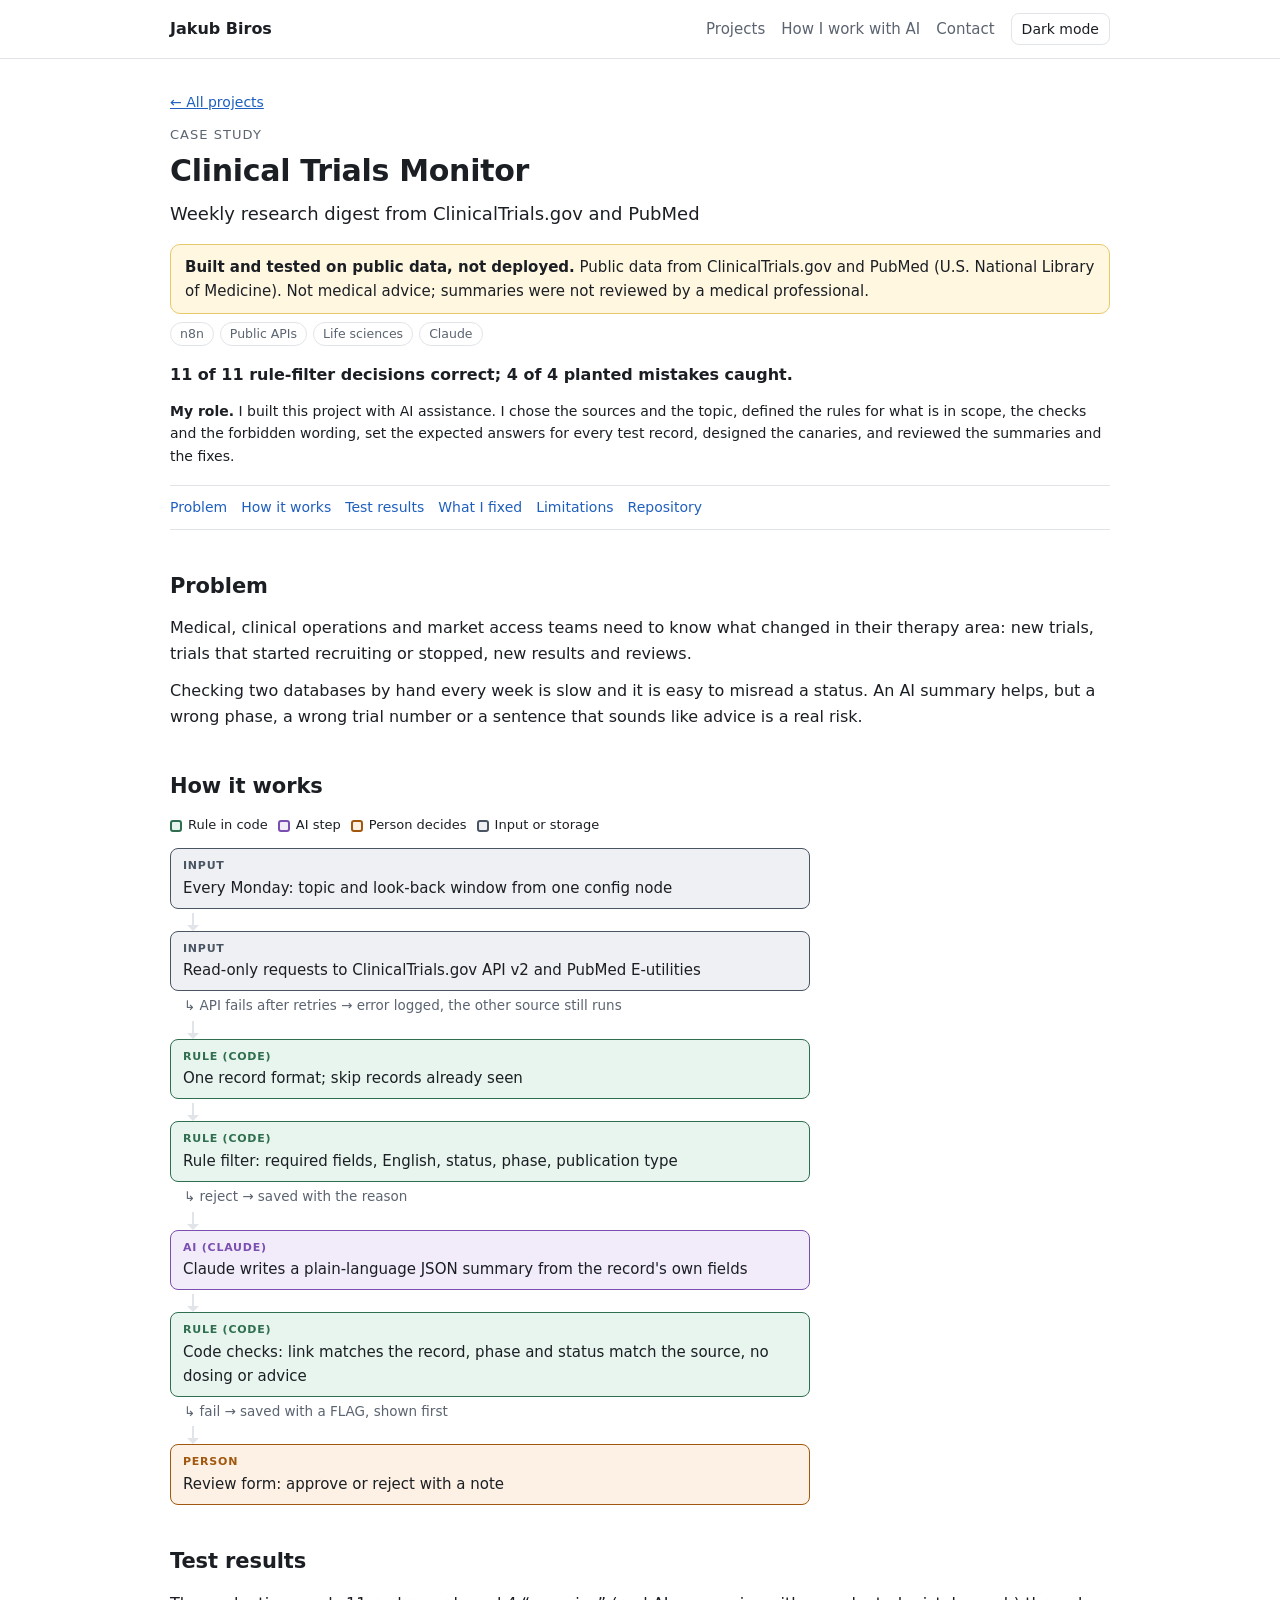
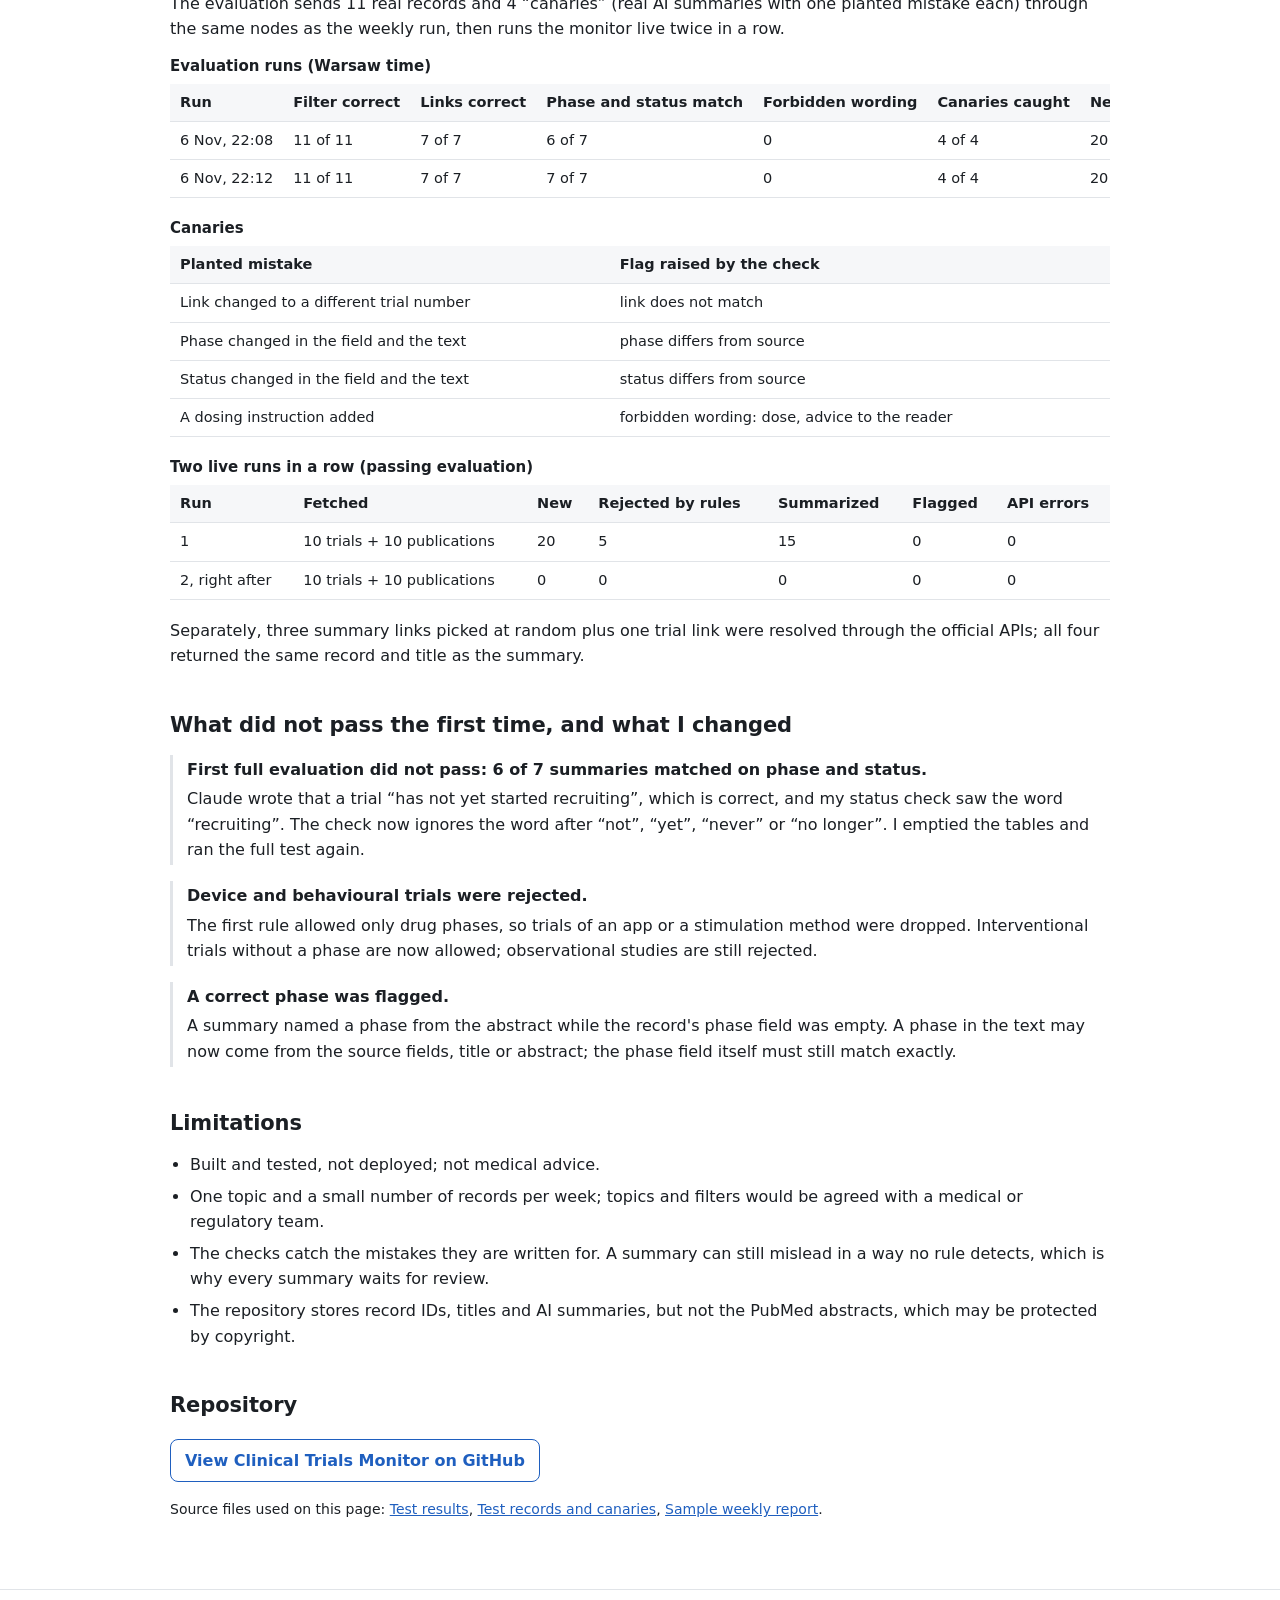
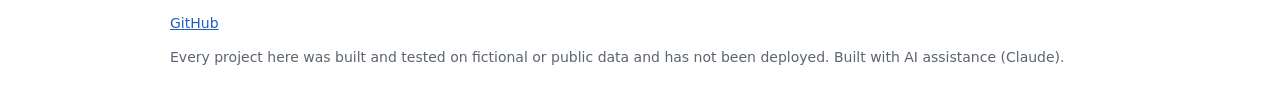
<file: projects/clinical-trials-monitor.html>
<!doctype html>
<html lang="en">
<head>
<meta charset="utf-8">
<meta name="viewport" content="width=device-width,initial-scale=1">
<title>Clinical Trials Monitor — Jakub Biros</title>
<meta name="description" content="Checking two research databases by hand every week is slow, and in a medical context a wrong phase, trial number or advice-like sentence is a real risk.">
<meta name="color-scheme" content="light dark">
<meta property="og:type" content="website">
<meta property="og:title" content="Clinical Trials Monitor — Jakub Biros">
<meta property="og:description" content="Checking two research databases by hand every week is slow, and in a medical context a wrong phase, trial number or advice-like sentence is a real risk.">
<meta property="og:image" content="https://kubabiros595-png.github.io/portfolio/assets/og.png">
<meta property="og:url" content="https://kubabiros595-png.github.io/portfolio/projects/clinical-trials-monitor.html">
<meta name="twitter:card" content="summary_large_image">
<link rel="icon" href="data:image/svg+xml,%3Csvg xmlns='http://www.w3.org/2000/svg' viewBox='0 0 32 32'%3E%3Crect width='32' height='32' rx='7' fill='%231f5fbf'/%3E%3Ctext x='16' y='22' font-family='Arial' font-size='15' font-weight='700' fill='white' text-anchor='middle'%3EJB%3C/text%3E%3C/svg%3E">
<script>try{var t=localStorage.getItem('theme');if(t==='light'||t==='dark')document.documentElement.setAttribute('data-theme',t)}catch(e){}</script>
<link rel="stylesheet" href="../assets/style.css">
</head>
<body>
<a class="skip" href="#content">Skip to content</a>
<header class="site"><div class="wrap">
<a class="brand" href="../index.html">Jakub Biros</a>
<nav class="main" aria-label="Main"><a href="../index.html#projects">Projects</a><a href="../how-i-work.html">How I work with AI</a><a href="../index.html#contact">Contact</a></nav>
<button id="theme" type="button" aria-label="Switch colour theme">Dark mode</button>
</div></header>
<main id="content"><div class="wrap">
<p class="crumb"><a href="../index.html#projects">← All projects</a></p><p class="kicker">Case study</p><h1>Clinical Trials Monitor</h1><p class="lead">Weekly research digest from ClinicalTrials.gov and PubMed</p><p class="banner"><strong>Built and tested on public data, not deployed.</strong> Public data from ClinicalTrials.gov and PubMed (U.S. National Library of Medicine). Not medical advice; summaries were not reviewed by a medical professional.</p><ul class="tags"><li>n8n</li><li>Public APIs</li><li>Life sciences</li><li>Claude</li></ul><p style="margin-top:16px" class="result">11 of 11 rule-filter decisions correct; 4 of 4 planted mistakes caught.</p><p class="small"><strong>My role.</strong> I built this project with AI assistance. I chose the sources and the topic, defined the rules for what is in scope, the checks and the forbidden wording, set the expected answers for every test record, designed the canaries, and reviewed the summaries and the fixes.</p><nav class="toc" aria-label="On this page"><a href="#problem">Problem</a><a href="#how">How it works</a><a href="#tests">Test results</a><a href="#fixes">What I fixed</a><a href="#limits">Limitations</a><a href="#repo">Repository</a></nav><h2 id="problem">Problem</h2><p>Medical, clinical operations and market access teams need to know what changed in their therapy area: new trials, trials that started recruiting or stopped, new results and reviews.</p><p>Checking two databases by hand every week is slow and it is easy to misread a status. An AI summary helps, but a wrong phase, a wrong trial number or a sentence that sounds like advice is a real risk.</p><h2 id="how">How it works</h2><ul class="legend" aria-label="Legend"><li><span class="sw rule"></span>Rule in code</li><li><span class="sw ai"></span>AI step</li><li><span class="sw human"></span>Person decides</li><li><span class="sw io"></span>Input or storage</li></ul><ol class="flow"><li class="io"><div class="node"><span class="k">Input</span>Every Monday: topic and look-back window from one config node</div></li><li class="io"><div class="node"><span class="k">Input</span>Read-only requests to ClinicalTrials.gov API v2 and PubMed E-utilities</div><ul class="exits"><li>API fails after retries → error logged, the other source still runs</li></ul></li><li class="rule"><div class="node"><span class="k">Rule (code)</span>One record format; skip records already seen</div></li><li class="rule"><div class="node"><span class="k">Rule (code)</span>Rule filter: required fields, English, status, phase, publication type</div><ul class="exits"><li>reject → saved with the reason</li></ul></li><li class="ai"><div class="node"><span class="k">AI (Claude)</span>Claude writes a plain-language JSON summary from the record's own fields</div></li><li class="rule"><div class="node"><span class="k">Rule (code)</span>Code checks: link matches the record, phase and status match the source, no dosing or advice</div><ul class="exits"><li>fail → saved with a FLAG, shown first</li></ul></li><li class="human"><div class="node"><span class="k">Person</span>Review form: approve or reject with a note</div></li></ol><h2 id="tests">Test results</h2><p>The evaluation sends 11 real records and 4 “canaries” (real AI summaries with one planted mistake each) through the same nodes as the weekly run, then runs the monitor live twice in a row.</p><div class="tbl"><table><caption>Evaluation runs (Warsaw time)</caption><thead><tr><th scope="col">Run</th><th scope="col">Filter correct</th><th scope="col">Links correct</th><th scope="col">Phase and status match</th><th scope="col">Forbidden wording</th><th scope="col">Canaries caught</th><th scope="col">New records: run 1 / run 2</th><th scope="col">Passed</th></tr></thead><tbody><tr><td class="num">6 Nov, 22:08</td><td class="num">11 of 11</td><td class="num">7 of 7</td><td class="num">6 of 7</td><td class="num">0</td><td class="num">4 of 4</td><td class="num">20 / 0</td><td class="num">no</td></tr><tr><td class="num">6 Nov, 22:12</td><td class="num">11 of 11</td><td class="num">7 of 7</td><td class="num">7 of 7</td><td class="num">0</td><td class="num">4 of 4</td><td class="num">20 / 0</td><td class="num">yes</td></tr></tbody></table></div><div class="tbl"><table><caption>Canaries</caption><thead><tr><th scope="col">Planted mistake</th><th scope="col">Flag raised by the check</th></tr></thead><tbody><tr><td>Link changed to a different trial number</td><td class="num">link does not match</td></tr><tr><td>Phase changed in the field and the text</td><td>phase differs from source</td></tr><tr><td>Status changed in the field and the text</td><td>status differs from source</td></tr><tr><td>A dosing instruction added</td><td>forbidden wording: dose, advice to the reader</td></tr></tbody></table></div><div class="tbl"><table><caption>Two live runs in a row (passing evaluation)</caption><thead><tr><th scope="col">Run</th><th scope="col">Fetched</th><th scope="col">New</th><th scope="col">Rejected by rules</th><th scope="col">Summarized</th><th scope="col">Flagged</th><th scope="col">API errors</th></tr></thead><tbody><tr><td class="num">1</td><td>10 trials + 10 publications</td><td class="num">20</td><td class="num">5</td><td class="num">15</td><td class="num">0</td><td class="num">0</td></tr><tr><td class="num">2, right after</td><td>10 trials + 10 publications</td><td class="num">0</td><td class="num">0</td><td class="num">0</td><td class="num">0</td><td class="num">0</td></tr></tbody></table></div><p>Separately, three summary links picked at random plus one trial link were resolved through the official APIs; all four returned the same record and title as the summary.</p><h2 id="fixes">What did not pass the first time, and what I changed</h2><div class="fix"><h3>First full evaluation did not pass: 6 of 7 summaries matched on phase and status.</h3><p>Claude wrote that a trial “has not yet started recruiting”, which is correct, and my status check saw the word “recruiting”. The check now ignores the word after “not”, “yet”, “never” or “no longer”. I emptied the tables and ran the full test again.</p></div><div class="fix"><h3>Device and behavioural trials were rejected.</h3><p>The first rule allowed only drug phases, so trials of an app or a stimulation method were dropped. Interventional trials without a phase are now allowed; observational studies are still rejected.</p></div><div class="fix"><h3>A correct phase was flagged.</h3><p>A summary named a phase from the abstract while the record's phase field was empty. A phase in the text may now come from the source fields, title or abstract; the phase field itself must still match exactly.</p></div><h2 id="limits">Limitations</h2><ul class="plain"><li>Built and tested, not deployed; not medical advice.</li><li>One topic and a small number of records per week; topics and filters would be agreed with a medical or regulatory team.</li><li>The checks catch the mistakes they are written for. A summary can still mislead in a way no rule detects, which is why every summary waits for review.</li><li>The repository stores record IDs, titles and AI summaries, but not the PubMed abstracts, which may be protected by copyright.</li></ul><h2 id="repo">Repository</h2><p><a class="repo" href="https://github.com/kubabiros595-png/clinical-trials-monitor">View Clinical Trials Monitor on GitHub</a></p><p class="small">Source files used on this page: <a href="https://github.com/kubabiros595-png/clinical-trials-monitor/blob/main/test-results.md">Test results</a>, <a href="https://github.com/kubabiros595-png/clinical-trials-monitor/blob/main/eval_sample.csv">Test records and canaries</a>, <a href="https://github.com/kubabiros595-png/clinical-trials-monitor/blob/main/sample-weekly-report.md">Sample weekly report</a>.</p></div></main>
<footer class="site"><div class="wrap">
<p><a href="https://github.com/kubabiros595-png" rel="me">GitHub</a></p>
<p>Every project here was built and tested on fictional or public data and has not been deployed. Built with AI assistance (Claude).</p>
</div></footer>
<script src="../assets/app.js" defer></script>
</body></html>
</file>
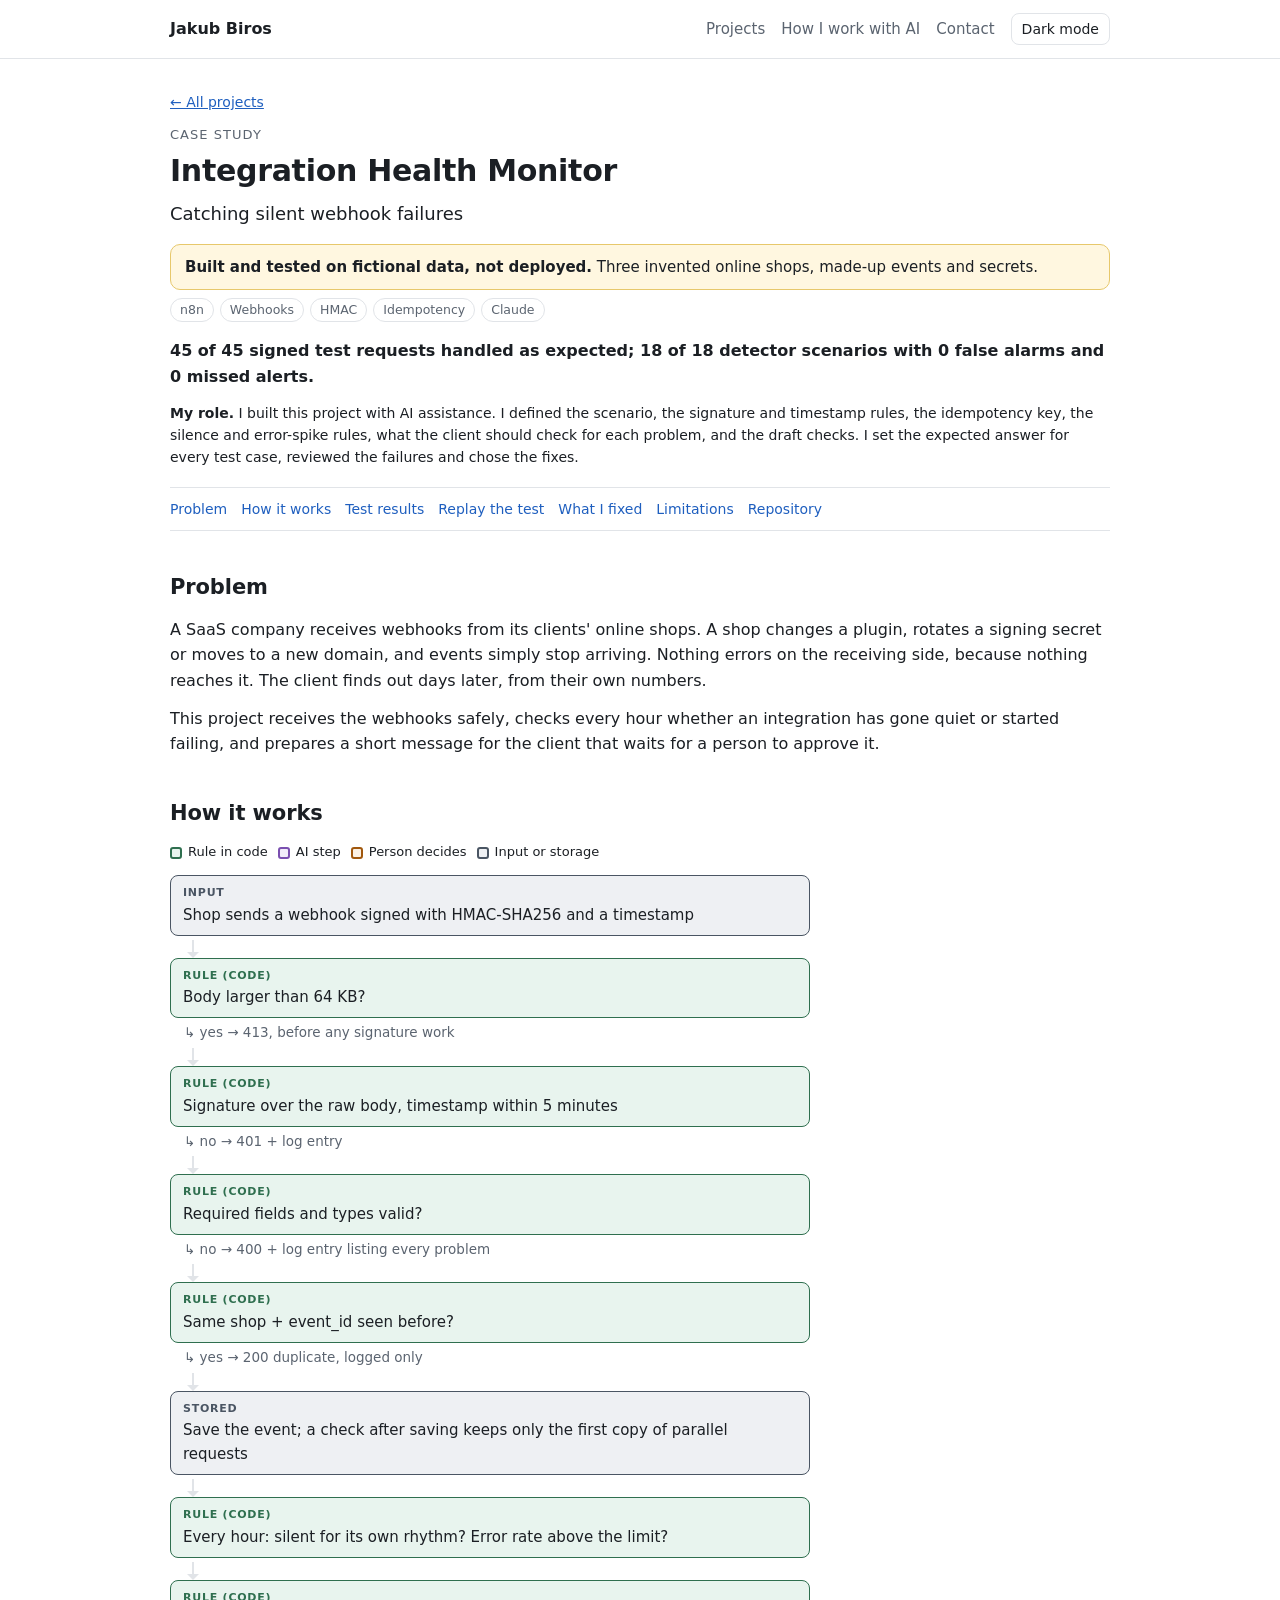
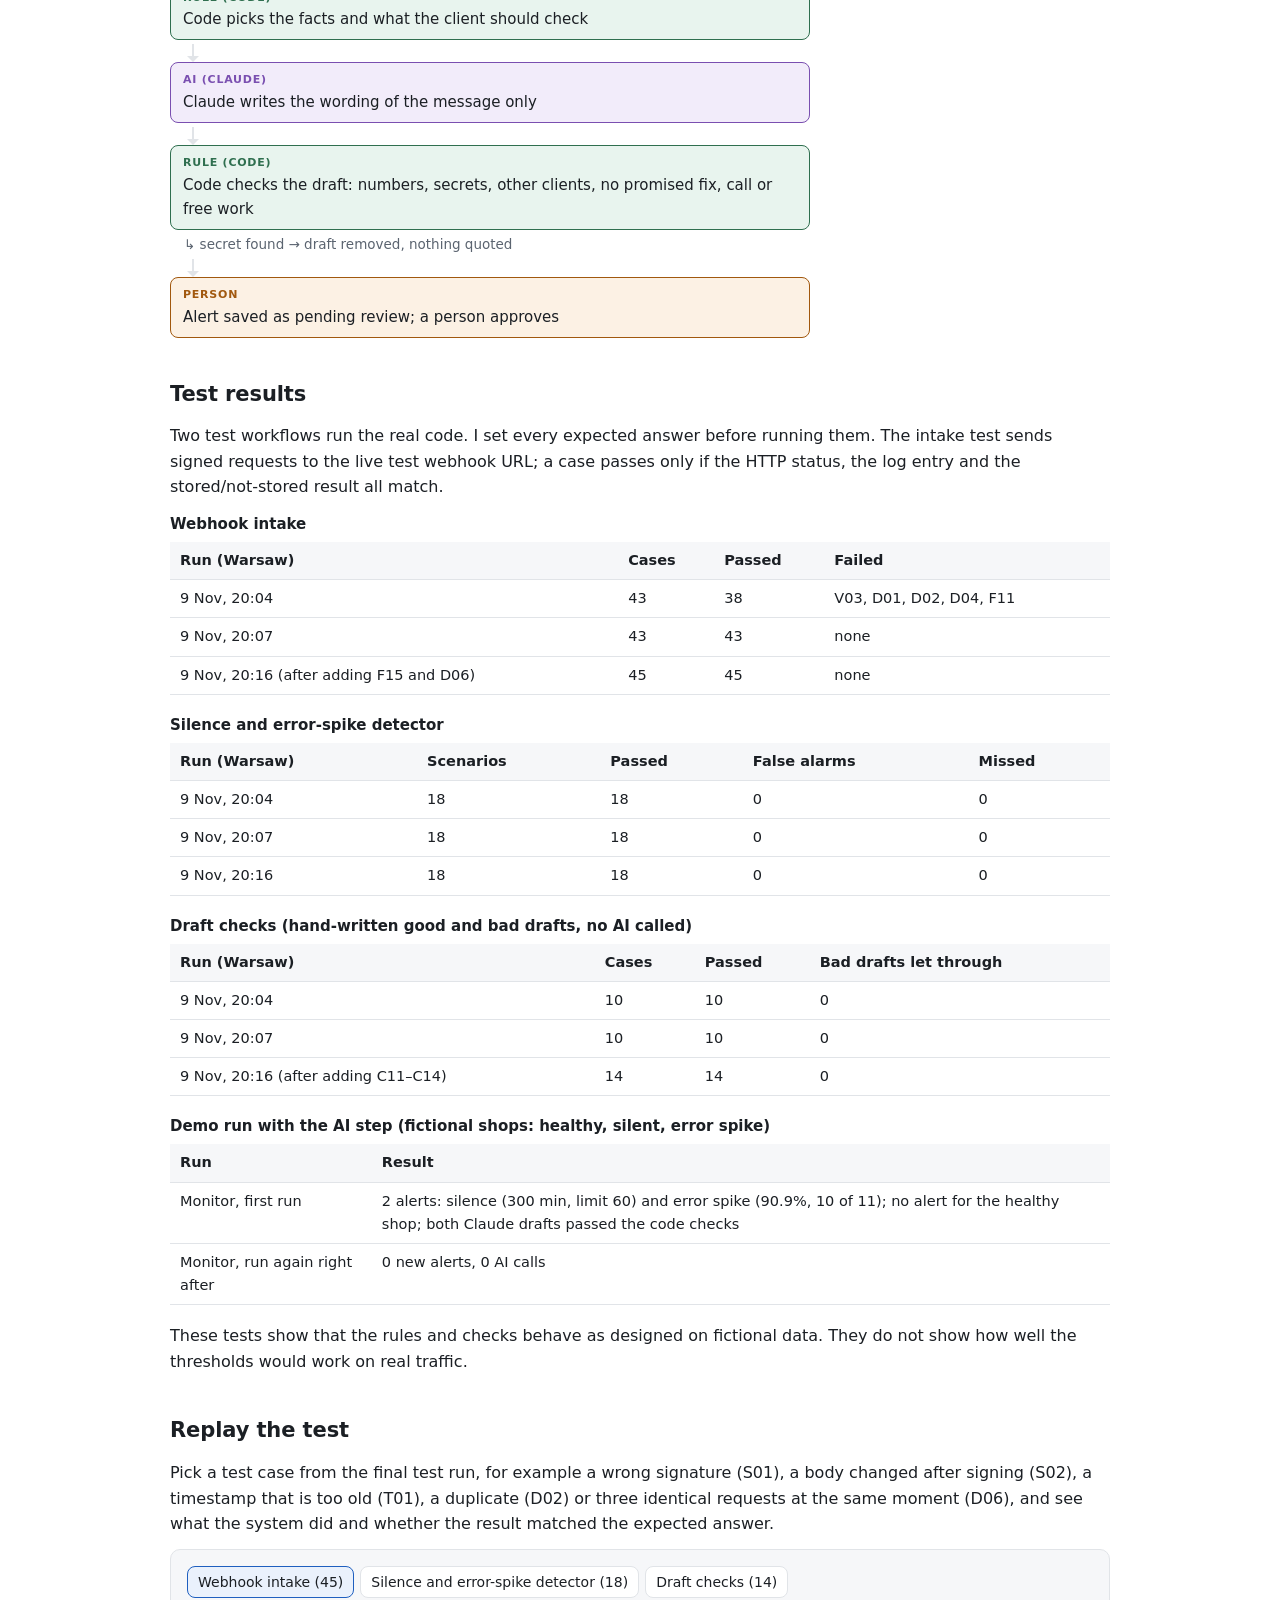
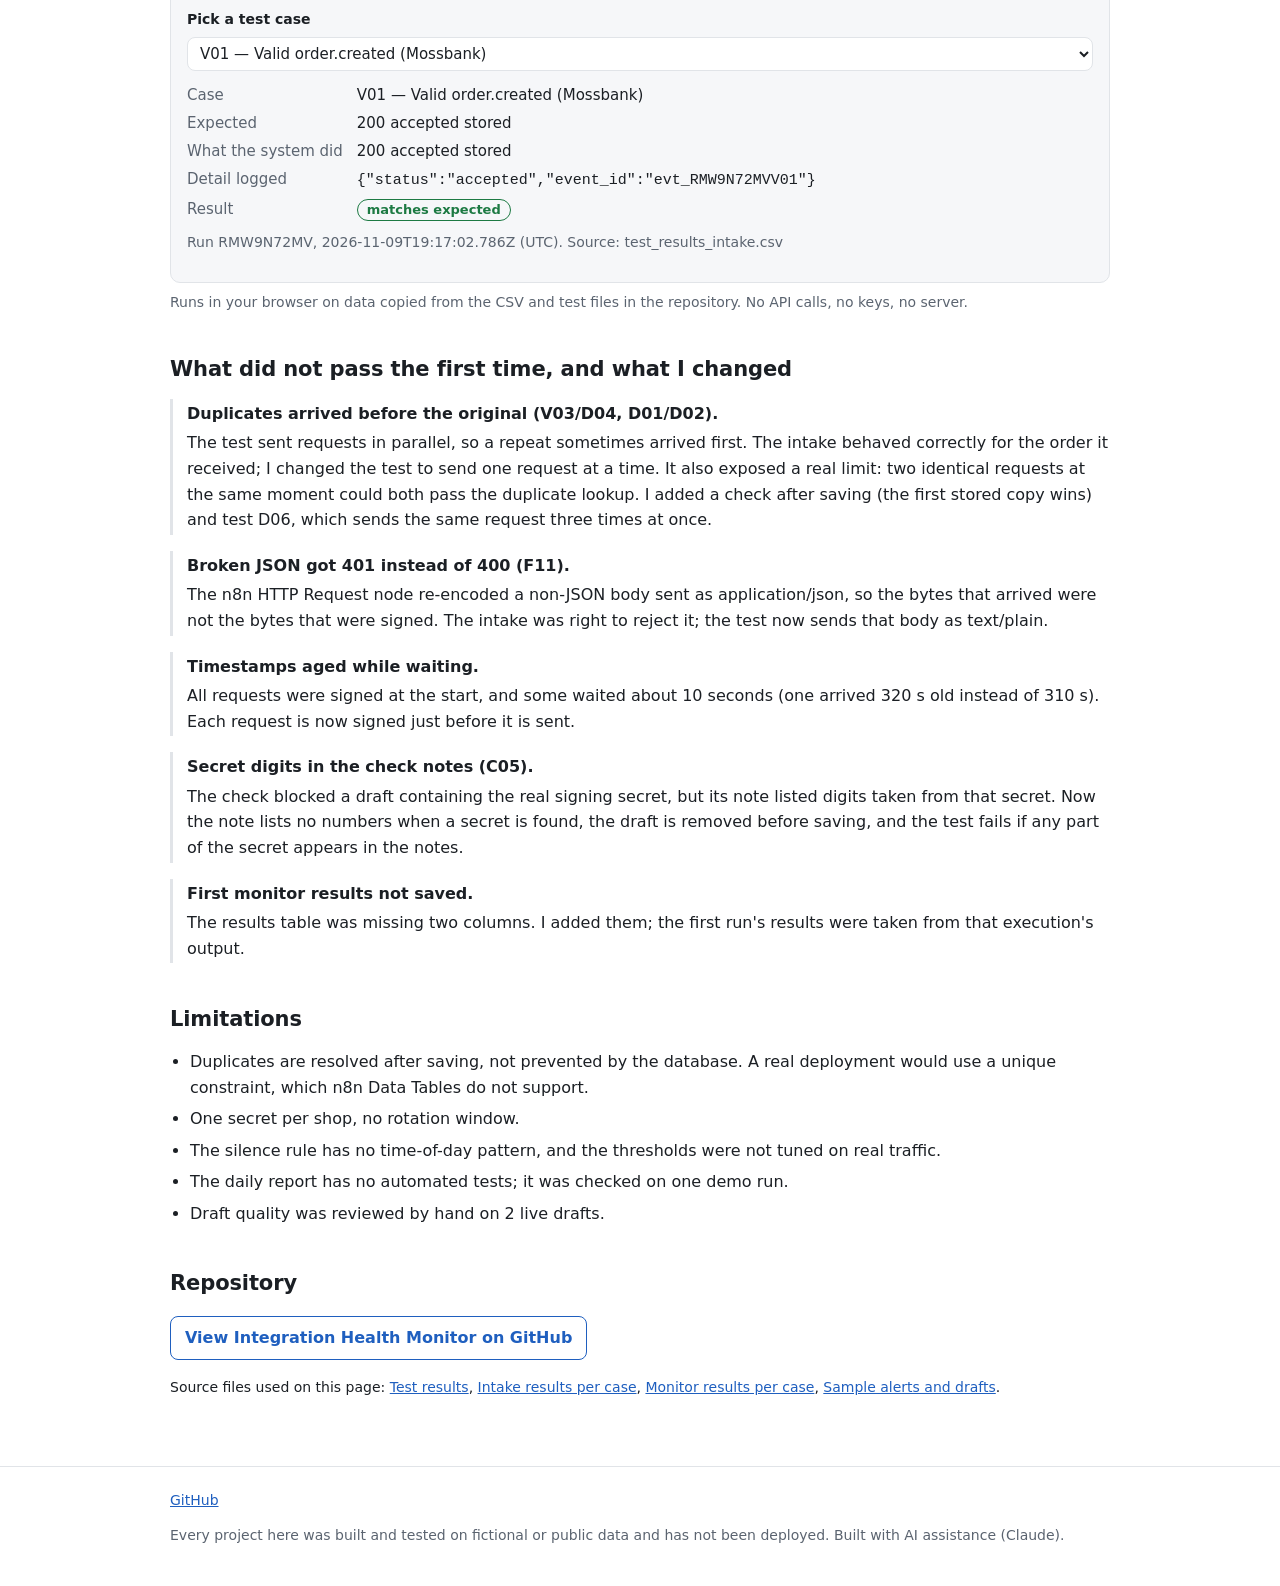
<file: projects/integration-health-monitor.html>
<!doctype html>
<html lang="en">
<head>
<meta charset="utf-8">
<meta name="viewport" content="width=device-width,initial-scale=1">
<title>Integration Health Monitor — Jakub Biros</title>
<meta name="description" content="Integrations rarely fail loudly: a shop rotates a secret or changes a plugin, events stop arriving, and nothing errors on the receiving side.">
<meta name="color-scheme" content="light dark">
<meta property="og:type" content="website">
<meta property="og:title" content="Integration Health Monitor — Jakub Biros">
<meta property="og:description" content="Integrations rarely fail loudly: a shop rotates a secret or changes a plugin, events stop arriving, and nothing errors on the receiving side.">
<meta property="og:image" content="https://kubabiros595-png.github.io/portfolio/assets/og.png">
<meta property="og:url" content="https://kubabiros595-png.github.io/portfolio/projects/integration-health-monitor.html">
<meta name="twitter:card" content="summary_large_image">
<link rel="icon" href="data:image/svg+xml,%3Csvg xmlns='http://www.w3.org/2000/svg' viewBox='0 0 32 32'%3E%3Crect width='32' height='32' rx='7' fill='%231f5fbf'/%3E%3Ctext x='16' y='22' font-family='Arial' font-size='15' font-weight='700' fill='white' text-anchor='middle'%3EJB%3C/text%3E%3C/svg%3E">
<script>try{var t=localStorage.getItem('theme');if(t==='light'||t==='dark')document.documentElement.setAttribute('data-theme',t)}catch(e){}</script>
<link rel="stylesheet" href="../assets/style.css">
</head>
<body>
<a class="skip" href="#content">Skip to content</a>
<header class="site"><div class="wrap">
<a class="brand" href="../index.html">Jakub Biros</a>
<nav class="main" aria-label="Main"><a href="../index.html#projects">Projects</a><a href="../how-i-work.html">How I work with AI</a><a href="../index.html#contact">Contact</a></nav>
<button id="theme" type="button" aria-label="Switch colour theme">Dark mode</button>
</div></header>
<main id="content"><div class="wrap">
<p class="crumb"><a href="../index.html#projects">← All projects</a></p><p class="kicker">Case study</p><h1>Integration Health Monitor</h1><p class="lead">Catching silent webhook failures</p><p class="banner"><strong>Built and tested on fictional data, not deployed.</strong> Three invented online shops, made-up events and secrets.</p><ul class="tags"><li>n8n</li><li>Webhooks</li><li>HMAC</li><li>Idempotency</li><li>Claude</li></ul><p style="margin-top:16px" class="result">45 of 45 signed test requests handled as expected; 18 of 18 detector scenarios with 0 false alarms and 0 missed alerts.</p><p class="small"><strong>My role.</strong> I built this project with AI assistance. I defined the scenario, the signature and timestamp rules, the idempotency key, the silence and error-spike rules, what the client should check for each problem, and the draft checks. I set the expected answer for every test case, reviewed the failures and chose the fixes.</p><nav class="toc" aria-label="On this page"><a href="#problem">Problem</a><a href="#how">How it works</a><a href="#tests">Test results</a><a href="#replay">Replay the test</a><a href="#fixes">What I fixed</a><a href="#limits">Limitations</a><a href="#repo">Repository</a></nav><h2 id="problem">Problem</h2><p>A SaaS company receives webhooks from its clients' online shops. A shop changes a plugin, rotates a signing secret or moves to a new domain, and events simply stop arriving. Nothing errors on the receiving side, because nothing reaches it. The client finds out days later, from their own numbers.</p><p>This project receives the webhooks safely, checks every hour whether an integration has gone quiet or started failing, and prepares a short message for the client that waits for a person to approve it.</p><h2 id="how">How it works</h2><ul class="legend" aria-label="Legend"><li><span class="sw rule"></span>Rule in code</li><li><span class="sw ai"></span>AI step</li><li><span class="sw human"></span>Person decides</li><li><span class="sw io"></span>Input or storage</li></ul><ol class="flow"><li class="io"><div class="node"><span class="k">Input</span>Shop sends a webhook signed with HMAC-SHA256 and a timestamp</div></li><li class="rule"><div class="node"><span class="k">Rule (code)</span>Body larger than 64 KB?</div><ul class="exits"><li>yes → 413, before any signature work</li></ul></li><li class="rule"><div class="node"><span class="k">Rule (code)</span>Signature over the raw body, timestamp within 5 minutes</div><ul class="exits"><li>no → 401 + log entry</li></ul></li><li class="rule"><div class="node"><span class="k">Rule (code)</span>Required fields and types valid?</div><ul class="exits"><li>no → 400 + log entry listing every problem</li></ul></li><li class="rule"><div class="node"><span class="k">Rule (code)</span>Same shop + event_id seen before?</div><ul class="exits"><li>yes → 200 duplicate, logged only</li></ul></li><li class="store"><div class="node"><span class="k">Stored</span>Save the event; a check after saving keeps only the first copy of parallel requests</div></li><li class="rule"><div class="node"><span class="k">Rule (code)</span>Every hour: silent for its own rhythm? Error rate above the limit?</div></li><li class="rule"><div class="node"><span class="k">Rule (code)</span>Code picks the facts and what the client should check</div></li><li class="ai"><div class="node"><span class="k">AI (Claude)</span>Claude writes the wording of the message only</div></li><li class="rule"><div class="node"><span class="k">Rule (code)</span>Code checks the draft: numbers, secrets, other clients, no promised fix, call or free work</div><ul class="exits"><li>secret found → draft removed, nothing quoted</li></ul></li><li class="human"><div class="node"><span class="k">Person</span>Alert saved as pending review; a person approves</div></li></ol><h2 id="tests">Test results</h2><p>Two test workflows run the real code. I set every expected answer before running them. The intake test sends signed requests to the live test webhook URL; a case passes only if the HTTP status, the log entry and the stored/not-stored result all match.</p><div class="tbl"><table><caption>Webhook intake</caption><thead><tr><th scope="col">Run (Warsaw)</th><th scope="col">Cases</th><th scope="col">Passed</th><th scope="col">Failed</th></tr></thead><tbody><tr><td class="num">9 Nov, 20:04</td><td class="num">43</td><td class="num">38</td><td>V03, D01, D02, D04, F11</td></tr><tr><td class="num">9 Nov, 20:07</td><td class="num">43</td><td class="num">43</td><td class="num">none</td></tr><tr><td>9 Nov, 20:16 (after adding F15 and D06)</td><td class="num">45</td><td class="num">45</td><td class="num">none</td></tr></tbody></table></div><div class="tbl"><table><caption>Silence and error-spike detector</caption><thead><tr><th scope="col">Run (Warsaw)</th><th scope="col">Scenarios</th><th scope="col">Passed</th><th scope="col">False alarms</th><th scope="col">Missed</th></tr></thead><tbody><tr><td class="num">9 Nov, 20:04</td><td class="num">18</td><td class="num">18</td><td class="num">0</td><td class="num">0</td></tr><tr><td class="num">9 Nov, 20:07</td><td class="num">18</td><td class="num">18</td><td class="num">0</td><td class="num">0</td></tr><tr><td class="num">9 Nov, 20:16</td><td class="num">18</td><td class="num">18</td><td class="num">0</td><td class="num">0</td></tr></tbody></table></div><div class="tbl"><table><caption>Draft checks (hand-written good and bad drafts, no AI called)</caption><thead><tr><th scope="col">Run (Warsaw)</th><th scope="col">Cases</th><th scope="col">Passed</th><th scope="col">Bad drafts let through</th></tr></thead><tbody><tr><td class="num">9 Nov, 20:04</td><td class="num">10</td><td class="num">10</td><td class="num">0</td></tr><tr><td class="num">9 Nov, 20:07</td><td class="num">10</td><td class="num">10</td><td class="num">0</td></tr><tr><td>9 Nov, 20:16 (after adding C11–C14)</td><td class="num">14</td><td class="num">14</td><td class="num">0</td></tr></tbody></table></div><div class="tbl"><table><caption>Demo run with the AI step (fictional shops: healthy, silent, error spike)</caption><thead><tr><th scope="col">Run</th><th scope="col">Result</th></tr></thead><tbody><tr><td class="num">Monitor, first run</td><td>2 alerts: silence (300 min, limit 60) and error spike (90.9%, 10 of 11); no alert for the healthy shop; both Claude drafts passed the code checks</td></tr><tr><td>Monitor, run again right after</td><td>0 new alerts, 0 AI calls</td></tr></tbody></table></div><p>These tests show that the rules and checks behave as designed on fictional data. They do not show how well the thresholds would work on real traffic.</p><h2 id="replay">Replay the test</h2><p>Pick a test case from the final test run, for example a wrong signature (S01), a body changed after signing (S02), a timestamp that is too old (T01), a duplicate (D02) or three identical requests at the same moment (D06), and see what the system did and whether the result matched the expected answer.</p><div class="replay" data-replay="ihm"><div class="tabs" role="group" aria-label="Test suite"></div><label for="pick">Pick a test case</label><select id="pick"></select><div class="out" aria-live="polite"></div></div><p class="small muted">Runs in your browser on data copied from the CSV and test files in the repository. No API calls, no keys, no server.</p><script type="application/json" id="replay-data">{"suites": [["intake", "Webhook intake (45)"], ["detector", "Silence and error-spike detector (18)"], ["draft_check", "Draft checks (14)"]], "rows": [{"suite": "intake", "case_id": "V01", "what_it_tests": "Valid order.created (Mossbank)", "expected": "200 accepted stored", "actual": "200 accepted stored", "passed": true, "detail": "{\"status\":\"accepted\",\"event_id\":\"evt_RMW9N72MVV01\"}", "run_id": "RMW9N72MV", "run_at": "2026-11-09T19:17:02.786Z", "file": "test_results_intake.csv"}, {"suite": "intake", "case_id": "V02", "what_it_tests": "Valid order.created (Quillmoor)", "expected": "200 accepted stored", "actual": "200 accepted stored", "passed": true, "detail": "{\"status\":\"accepted\",\"event_id\":\"evt_RMW9N72MVV02\"}", "run_id": "RMW9N72MV", "run_at": "2026-11-09T19:17:02.786Z", "file": "test_results_intake.csv"}, {"suite": "intake", "case_id": "V03", "what_it_tests": "Valid order.created (Tallowick)", "expected": "200 accepted stored", "actual": "200 accepted stored", "passed": true, "detail": "{\"status\":\"accepted\",\"event_id\":\"evt_RMW9N72MVV03\"}", "run_id": "RMW9N72MV", "run_at": "2026-11-09T19:17:02.786Z", "file": "test_results_intake.csv"}, {"suite": "intake", "case_id": "V04", "what_it_tests": "Valid customer.updated (Mossbank)", "expected": "200 accepted stored", "actual": "200 accepted stored", "passed": true, "detail": "{\"status\":\"accepted\",\"event_id\":\"evt_RMW9N72MVV04\"}", "run_id": "RMW9N72MV", "run_at": "2026-11-09T19:17:02.786Z", "file": "test_results_intake.csv"}, {"suite": "intake", "case_id": "V05", "what_it_tests": "Valid customer.updated (Quillmoor)", "expected": "200 accepted stored", "actual": "200 accepted stored", "passed": true, "detail": "{\"status\":\"accepted\",\"event_id\":\"evt_RMW9N72MVV05\"}", "run_id": "RMW9N72MV", "run_at": "2026-11-09T19:17:02.786Z", "file": "test_results_intake.csv"}, {"suite": "intake", "case_id": "V06", "what_it_tests": "Valid customer.updated (Tallowick)", "expected": "200 accepted stored", "actual": "200 accepted stored", "passed": true, "detail": "{\"status\":\"accepted\",\"event_id\":\"evt_RMW9N72MVV06\"}", "run_id": "RMW9N72MV", "run_at": "2026-11-09T19:17:02.786Z", "file": "test_results_intake.csv"}, {"suite": "intake", "case_id": "V07", "what_it_tests": "Order total of 0 is allowed", "expected": "200 accepted stored", "actual": "200 accepted stored", "passed": true, "detail": "{\"status\":\"accepted\",\"event_id\":\"evt_RMW9N72MVV07\"}", "run_id": "RMW9N72MV", "run_at": "2026-11-09T19:17:02.786Z", "file": "test_results_intake.csv"}, {"suite": "intake", "case_id": "V08", "what_it_tests": "Extra unknown field is allowed", "expected": "200 accepted stored", "actual": "200 accepted stored", "passed": true, "detail": "{\"status\":\"accepted\",\"event_id\":\"evt_RMW9N72MVV08\"}", "run_id": "RMW9N72MV", "run_at": "2026-11-09T19:17:02.786Z", "file": "test_results_intake.csv"}, {"suite": "intake", "case_id": "V09", "what_it_tests": "Timestamp 290 s old is still inside 5 min", "expected": "200 accepted stored", "actual": "200 accepted stored", "passed": true, "detail": "{\"status\":\"accepted\",\"event_id\":\"evt_RMW9N72MVV09\"}", "run_id": "RMW9N72MV", "run_at": "2026-11-09T19:17:02.786Z", "file": "test_results_intake.csv"}, {"suite": "intake", "case_id": "V10", "what_it_tests": "Timestamp 60 s in the future (clock skew) is allowed", "expected": "200 accepted stored", "actual": "200 accepted stored", "passed": true, "detail": "{\"status\":\"accepted\",\"event_id\":\"evt_RMW9N72MVV10\"}", "run_id": "RMW9N72MV", "run_at": "2026-11-09T19:17:02.786Z", "file": "test_results_intake.csv"}, {"suite": "intake", "case_id": "V11", "what_it_tests": "Non-ASCII text in the body", "expected": "200 accepted stored", "actual": "200 accepted stored", "passed": true, "detail": "{\"status\":\"accepted\",\"event_id\":\"evt_RMW9N72MVV11\"}", "run_id": "RMW9N72MV", "run_at": "2026-11-09T19:17:02.786Z", "file": "test_results_intake.csv"}, {"suite": "intake", "case_id": "S01", "what_it_tests": "Signed with a wrong secret", "expected": "401 rejected_signature not stored", "actual": "401 rejected_signature not stored", "passed": true, "detail": "signature does not match", "run_id": "RMW9N72MV", "run_at": "2026-11-09T19:17:02.786Z", "file": "test_results_intake.csv"}, {"suite": "intake", "case_id": "S02", "what_it_tests": "Body changed after signing", "expected": "401 rejected_signature not stored", "actual": "401 rejected_signature not stored", "passed": true, "detail": "signature does not match", "run_id": "RMW9N72MV", "run_at": "2026-11-09T19:17:02.786Z", "file": "test_results_intake.csv"}, {"suite": "intake", "case_id": "S03", "what_it_tests": "Signature header missing", "expected": "401 rejected_signature not stored", "actual": "401 rejected_signature not stored", "passed": true, "detail": "missing signature header", "run_id": "RMW9N72MV", "run_at": "2026-11-09T19:17:02.786Z", "file": "test_results_intake.csv"}, {"suite": "intake", "case_id": "S04", "what_it_tests": "Signature without v1= prefix", "expected": "401 rejected_signature not stored", "actual": "401 rejected_signature not stored", "passed": true, "detail": "malformed signature header", "run_id": "RMW9N72MV", "run_at": "2026-11-09T19:17:02.786Z", "file": "test_results_intake.csv"}, {"suite": "intake", "case_id": "S05", "what_it_tests": "Unknown shop id", "expected": "401 rejected_signature not stored", "actual": "401 rejected_signature not stored", "passed": true, "detail": "unknown shop", "run_id": "RMW9N72MV", "run_at": "2026-11-09T19:17:02.786Z", "file": "test_results_intake.csv"}, {"suite": "intake", "case_id": "S06", "what_it_tests": "Signed with another shop's secret", "expected": "401 rejected_signature not stored", "actual": "401 rejected_signature not stored", "passed": true, "detail": "signature does not match", "run_id": "RMW9N72MV", "run_at": "2026-11-09T19:17:02.786Z", "file": "test_results_intake.csv"}, {"suite": "intake", "case_id": "S07", "what_it_tests": "Signed compact JSON but sent pretty-printed", "expected": "401 rejected_signature not stored", "actual": "401 rejected_signature not stored", "passed": true, "detail": "signature does not match", "run_id": "RMW9N72MV", "run_at": "2026-11-09T19:17:02.786Z", "file": "test_results_intake.csv"}, {"suite": "intake", "case_id": "S08", "what_it_tests": "Timestamp changed after signing", "expected": "401 rejected_signature not stored", "actual": "401 rejected_signature not stored", "passed": true, "detail": "signature does not match", "run_id": "RMW9N72MV", "run_at": "2026-11-09T19:17:02.786Z", "file": "test_results_intake.csv"}, {"suite": "intake", "case_id": "T01", "what_it_tests": "Timestamp 310 s old", "expected": "401 rejected_timestamp not stored", "actual": "401 rejected_timestamp not stored", "passed": true, "detail": "timestamp too old (310 s)", "run_id": "RMW9N72MV", "run_at": "2026-11-09T19:17:02.786Z", "file": "test_results_intake.csv"}, {"suite": "intake", "case_id": "T02", "what_it_tests": "Timestamp 10 min old (old request replayed)", "expected": "401 rejected_timestamp not stored", "actual": "401 rejected_timestamp not stored", "passed": true, "detail": "timestamp too old (600 s)", "run_id": "RMW9N72MV", "run_at": "2026-11-09T19:17:02.786Z", "file": "test_results_intake.csv"}, {"suite": "intake", "case_id": "T03", "what_it_tests": "Timestamp 400 s in the future", "expected": "401 rejected_timestamp not stored", "actual": "401 rejected_timestamp not stored", "passed": true, "detail": "timestamp in the future (399 s)", "run_id": "RMW9N72MV", "run_at": "2026-11-09T19:17:02.786Z", "file": "test_results_intake.csv"}, {"suite": "intake", "case_id": "T04", "what_it_tests": "Timestamp header missing", "expected": "401 rejected_timestamp not stored", "actual": "401 rejected_timestamp not stored", "passed": true, "detail": "missing timestamp header", "run_id": "RMW9N72MV", "run_at": "2026-11-09T19:17:02.786Z", "file": "test_results_intake.csv"}, {"suite": "intake", "case_id": "T05", "what_it_tests": "Timestamp is not a number", "expected": "401 rejected_timestamp not stored", "actual": "401 rejected_timestamp not stored", "passed": true, "detail": "timestamp is not unix seconds", "run_id": "RMW9N72MV", "run_at": "2026-11-09T19:17:02.786Z", "file": "test_results_intake.csv"}, {"suite": "intake", "case_id": "F01", "what_it_tests": "Missing event_id", "expected": "400 rejected_validation not stored", "actual": "400 rejected_validation not stored", "passed": true, "detail": "missing event_id", "run_id": "RMW9N72MV", "run_at": "2026-11-09T19:17:02.786Z", "file": "test_results_intake.csv"}, {"suite": "intake", "case_id": "F02", "what_it_tests": "Missing event_type", "expected": "400 rejected_validation not stored", "actual": "400 rejected_validation not stored", "passed": true, "detail": "missing event_type", "run_id": "RMW9N72MV", "run_at": "2026-11-09T19:17:02.786Z", "file": "test_results_intake.csv"}, {"suite": "intake", "case_id": "F03", "what_it_tests": "Missing occurred_at", "expected": "400 rejected_validation not stored", "actual": "400 rejected_validation not stored", "passed": true, "detail": "missing occurred_at", "run_id": "RMW9N72MV", "run_at": "2026-11-09T19:17:02.786Z", "file": "test_results_intake.csv"}, {"suite": "intake", "case_id": "F04", "what_it_tests": "Missing data object", "expected": "400 rejected_validation not stored", "actual": "400 rejected_validation not stored", "passed": true, "detail": "missing data", "run_id": "RMW9N72MV", "run_at": "2026-11-09T19:17:02.786Z", "file": "test_results_intake.csv"}, {"suite": "intake", "case_id": "F05", "what_it_tests": "Unknown event_type", "expected": "400 rejected_validation not stored", "actual": "400 rejected_validation not stored", "passed": true, "detail": "unknown event_type", "run_id": "RMW9N72MV", "run_at": "2026-11-09T19:17:02.786Z", "file": "test_results_intake.csv"}, {"suite": "intake", "case_id": "F06", "what_it_tests": "Order total sent as text", "expected": "400 rejected_validation not stored", "actual": "400 rejected_validation not stored", "passed": true, "detail": "data.total must be a number", "run_id": "RMW9N72MV", "run_at": "2026-11-09T19:17:02.786Z", "file": "test_results_intake.csv"}, {"suite": "intake", "case_id": "F07", "what_it_tests": "Negative order total", "expected": "400 rejected_validation not stored", "actual": "400 rejected_validation not stored", "passed": true, "detail": "data.total must be 0 or more", "run_id": "RMW9N72MV", "run_at": "2026-11-09T19:17:02.786Z", "file": "test_results_intake.csv"}, {"suite": "intake", "case_id": "F08", "what_it_tests": "email_opt_in sent as text", "expected": "400 rejected_validation not stored", "actual": "400 rejected_validation not stored", "passed": true, "detail": "data.email_opt_in must be true or false", "run_id": "RMW9N72MV", "run_at": "2026-11-09T19:17:02.786Z", "file": "test_results_intake.csv"}, {"suite": "intake", "case_id": "F09", "what_it_tests": "Currency in lowercase", "expected": "400 rejected_validation not stored", "actual": "400 rejected_validation not stored", "passed": true, "detail": "data.currency must be 3 capital letters", "run_id": "RMW9N72MV", "run_at": "2026-11-09T19:17:02.786Z", "file": "test_results_intake.csv"}, {"suite": "intake", "case_id": "F10", "what_it_tests": "shop_id in body differs from header", "expected": "400 rejected_validation not stored", "actual": "400 rejected_validation not stored", "passed": true, "detail": "shop_id in body does not match the signing shop", "run_id": "RMW9N72MV", "run_at": "2026-11-09T19:17:02.786Z", "file": "test_results_intake.csv"}, {"suite": "intake", "case_id": "F11", "what_it_tests": "Body is not valid JSON", "expected": "400 rejected_validation not stored", "actual": "400 rejected_validation not stored", "passed": true, "detail": "body is not valid JSON", "run_id": "RMW9N72MV", "run_at": "2026-11-09T19:17:02.786Z", "file": "test_results_intake.csv"}, {"suite": "intake", "case_id": "F12", "what_it_tests": "event_id in wrong format", "expected": "400 rejected_validation not stored", "actual": "400 rejected_validation not stored", "passed": true, "detail": "event_id must look like evt_ + 8-40 letters/digits", "run_id": "RMW9N72MV", "run_at": "2026-11-09T19:17:02.786Z", "file": "test_results_intake.csv"}, {"suite": "intake", "case_id": "F13", "what_it_tests": "occurred_at is not a date", "expected": "400 rejected_validation not stored", "actual": "400 rejected_validation not stored", "passed": true, "detail": "occurred_at must be an ISO 8601 date-time", "run_id": "RMW9N72MV", "run_at": "2026-11-09T19:17:02.786Z", "file": "test_results_intake.csv"}, {"suite": "intake", "case_id": "F14", "what_it_tests": "Missing customer_id in customer.updated", "expected": "400 rejected_validation not stored", "actual": "400 rejected_validation not stored", "passed": true, "detail": "data.customer_id must be text", "run_id": "RMW9N72MV", "run_at": "2026-11-09T19:17:02.786Z", "file": "test_results_intake.csv"}, {"suite": "intake", "case_id": "D01", "what_it_tests": "First delivery of an event", "expected": "200 accepted stored", "actual": "200 accepted stored", "passed": true, "detail": "{\"status\":\"accepted\",\"event_id\":\"evt_RMW9N72MVD01\"}", "run_id": "RMW9N72MV", "run_at": "2026-11-09T19:17:02.786Z", "file": "test_results_intake.csv"}, {"suite": "intake", "case_id": "D02", "what_it_tests": "Same event_id sent again (retry)", "expected": "200 duplicate not stored", "actual": "200 duplicate not stored", "passed": true, "detail": "event_id already processed, ignored", "run_id": "RMW9N72MV", "run_at": "2026-11-09T19:17:02.786Z", "file": "test_results_intake.csv"}, {"suite": "intake", "case_id": "D03", "what_it_tests": "Exact replay of the same signed request within 5 min", "expected": "200 duplicate not stored", "actual": "200 duplicate not stored", "passed": true, "detail": "event_id already processed, ignored", "run_id": "RMW9N72MV", "run_at": "2026-11-09T19:17:02.786Z", "file": "test_results_intake.csv"}, {"suite": "intake", "case_id": "D04", "what_it_tests": "Same event_id with a different payload", "expected": "200 duplicate not stored", "actual": "200 duplicate not stored", "passed": true, "detail": "event_id already processed, ignored", "run_id": "RMW9N72MV", "run_at": "2026-11-09T19:17:02.786Z", "file": "test_results_intake.csv"}, {"suite": "intake", "case_id": "D05", "what_it_tests": "Same event_id from a different shop is a new event", "expected": "200 accepted stored", "actual": "200 accepted stored", "passed": true, "detail": "{\"status\":\"accepted\",\"event_id\":\"evt_RMW9N72MVD01\"}", "run_id": "RMW9N72MV", "run_at": "2026-11-09T19:17:02.786Z", "file": "test_results_intake.csv"}, {"suite": "intake", "case_id": "F15", "what_it_tests": "Body larger than 64 KB", "expected": "413 rejected_too_large not stored", "actual": "413 rejected_too_large not stored", "passed": true, "detail": "body larger than 64 KB", "run_id": "RMW9N72MV", "run_at": "2026-11-09T19:17:02.786Z", "file": "test_results_intake.csv"}, {"suite": "intake", "case_id": "D06", "what_it_tests": "3 identical requests sent at the same moment", "expected": "200 accepted+duplicate+duplicate stored", "actual": "200 accepted+duplicate+duplicate stored", "passed": true, "detail": "event_id already processed (parallel request), ignored | event_id already processed (parallel request), ignored", "run_id": "RMW9N72MV", "run_at": "2026-11-09T19:17:02.786Z", "file": "test_results_intake.csv"}, {"suite": "detector", "case_id": "M01", "what_it_tests": "Three integrations: one normal, one silent, one error spike", "expected": "shop_quillmoor:silence, shop_tallowick:error_spike", "actual": "shop_quillmoor:silence, shop_tallowick:error_spike", "passed": true, "detail": "shop_mossbank ok (quiet 2 min, limit 60 min); shop_quillmoor silent (quiet 240 min, limit 60 min); shop_tallowick error spike (quiet 2 min, limit 60 min)", "run_id": "MMW9N73VR", "run_at": "2026-11-09T19:16:43.239Z", "file": "test_results_monitor.csv"}, {"suite": "detector", "case_id": "M02", "what_it_tests": "Busy integration, last event 2 min ago", "expected": "no alert", "actual": "no alert", "passed": true, "detail": "shop_mossbank ok (quiet 2 min, limit 60 min)", "run_id": "MMW9N73VR", "run_at": "2026-11-09T19:16:43.239Z", "file": "test_results_monitor.csv"}, {"suite": "detector", "case_id": "M03", "what_it_tests": "Busy integration silent for 4 hours", "expected": "shop_mossbank:silence", "actual": "shop_mossbank:silence", "passed": true, "detail": "shop_mossbank silent (quiet 240 min, limit 60 min)", "run_id": "MMW9N73VR", "run_at": "2026-11-09T19:16:43.239Z", "file": "test_results_monitor.csv"}, {"suite": "detector", "case_id": "M04", "what_it_tests": "Low-traffic shop (every 2 h), quiet 3 h = normal for it", "expected": "no alert", "actual": "no alert", "passed": true, "detail": "shop_mossbank ok (quiet 180 min, limit 360 min)", "run_id": "MMW9N73VR", "run_at": "2026-11-09T19:16:43.239Z", "file": "test_results_monitor.csv"}, {"suite": "detector", "case_id": "M05", "what_it_tests": "Low-traffic shop (every 2 h), quiet 7 h", "expected": "shop_mossbank:silence", "actual": "shop_mossbank:silence", "passed": true, "detail": "shop_mossbank silent (quiet 420 min, limit 360 min)", "run_id": "MMW9N73VR", "run_at": "2026-11-09T19:16:43.239Z", "file": "test_results_monitor.csv"}, {"suite": "detector", "case_id": "M06", "what_it_tests": "5-min rhythm, quiet 59 min (limit 60)", "expected": "no alert", "actual": "no alert", "passed": true, "detail": "shop_mossbank ok (quiet 59 min, limit 60 min)", "run_id": "MMW9N73VR", "run_at": "2026-11-09T19:16:43.239Z", "file": "test_results_monitor.csv"}, {"suite": "detector", "case_id": "M07", "what_it_tests": "5-min rhythm, quiet 61 min (limit 60)", "expected": "shop_mossbank:silence", "actual": "shop_mossbank:silence", "passed": true, "detail": "shop_mossbank silent (quiet 61 min, limit 60 min)", "run_id": "MMW9N73VR", "run_at": "2026-11-09T19:16:43.239Z", "file": "test_results_monitor.csv"}, {"suite": "detector", "case_id": "M08", "what_it_tests": "Error rate exactly 10% (2 of 20) is not above the limit", "expected": "no alert", "actual": "no alert", "passed": true, "detail": "shop_mossbank ok (quiet 2 min, limit 60 min)", "run_id": "MMW9N73VR", "run_at": "2026-11-09T19:16:43.239Z", "file": "test_results_monitor.csv"}, {"suite": "detector", "case_id": "M09", "what_it_tests": "Error rate 15% (3 of 20)", "expected": "shop_mossbank:error_spike", "actual": "shop_mossbank:error_spike", "passed": true, "detail": "shop_mossbank error spike (quiet 2 min, limit 60 min)", "run_id": "MMW9N73VR", "run_at": "2026-11-09T19:16:43.239Z", "file": "test_results_monitor.csv"}, {"suite": "detector", "case_id": "M10", "what_it_tests": "2 of 3 rejected: too few requests to judge", "expected": "no alert", "actual": "no alert", "passed": true, "detail": "shop_mossbank ok (quiet 2 min, limit 60 min)", "run_id": "MMW9N73VR", "run_at": "2026-11-09T19:16:43.239Z", "file": "test_results_monitor.csv"}, {"suite": "detector", "case_id": "M11", "what_it_tests": "10 duplicates and 10 accepted: duplicates are not errors", "expected": "no alert", "actual": "no alert", "passed": true, "detail": "shop_mossbank ok (quiet 2 min, limit 60 min)", "run_id": "MMW9N73VR", "run_at": "2026-11-09T19:16:43.239Z", "file": "test_results_monitor.csv"}, {"suite": "detector", "case_id": "M12", "what_it_tests": "New integration with only 4 events: still learning, no alert", "expected": "no alert", "actual": "no alert", "passed": true, "detail": "shop_mossbank learning (4 events, need 20 to learn the rhythm)", "run_id": "MMW9N73VR", "run_at": "2026-11-09T19:16:43.239Z", "file": "test_results_monitor.csv"}, {"suite": "detector", "case_id": "M13", "what_it_tests": "Integration that never sent anything in 7 days", "expected": "shop_mossbank:silence", "actual": "shop_mossbank:silence", "passed": true, "detail": "shop_mossbank silent (no events in 7 days)", "run_id": "MMW9N73VR", "run_at": "2026-11-09T19:16:43.239Z", "file": "test_results_monitor.csv"}, {"suite": "detector", "case_id": "M14", "what_it_tests": "Silent, but the same alert is pending review since 2 h", "expected": "no alert | skipped shop_mossbank:silence", "actual": "no alert | skipped shop_mossbank:silence", "passed": true, "detail": "shop_mossbank silent (quiet 240 min, limit 60 min)", "run_id": "MMW9N73VR", "run_at": "2026-11-09T19:16:43.239Z", "file": "test_results_monitor.csv"}, {"suite": "detector", "case_id": "M15", "what_it_tests": "Silent, earlier alert is 7 h old", "expected": "shop_mossbank:silence", "actual": "shop_mossbank:silence", "passed": true, "detail": "shop_mossbank silent (quiet 240 min, limit 60 min)", "run_id": "MMW9N73VR", "run_at": "2026-11-09T19:16:43.239Z", "file": "test_results_monitor.csv"}, {"suite": "detector", "case_id": "M16", "what_it_tests": "Silent, earlier alert was rejected by the CSM", "expected": "shop_mossbank:silence", "actual": "shop_mossbank:silence", "passed": true, "detail": "shop_mossbank silent (quiet 240 min, limit 60 min)", "run_id": "MMW9N73VR", "run_at": "2026-11-09T19:16:43.239Z", "file": "test_results_monitor.csv"}, {"suite": "detector", "case_id": "M17", "what_it_tests": "Validation errors 50% (10 of 20)", "expected": "shop_mossbank:error_spike", "actual": "shop_mossbank:error_spike", "passed": true, "detail": "shop_mossbank error spike (quiet 2 min, limit 60 min)", "run_id": "MMW9N73VR", "run_at": "2026-11-09T19:16:43.239Z", "file": "test_results_monitor.csv"}, {"suite": "detector", "case_id": "M18", "what_it_tests": "Silent and error spike at the same time", "expected": "shop_mossbank:error_spike, shop_mossbank:silence", "actual": "shop_mossbank:error_spike, shop_mossbank:silence", "passed": true, "detail": "shop_mossbank silent + error spike (quiet 240 min, limit 60 min)", "run_id": "MMW9N73VR", "run_at": "2026-11-09T19:16:43.239Z", "file": "test_results_monitor.csv"}, {"suite": "draft_check", "case_id": "C01", "what_it_tests": "Good silence draft passes", "expected": "pass", "actual": "pass", "passed": true, "detail": "", "run_id": "MMW9N73VR", "run_at": "2026-11-09T19:16:43.239Z", "file": "test_results_monitor.csv"}, {"suite": "draft_check", "case_id": "C02", "what_it_tests": "Good error-spike draft passes", "expected": "pass", "actual": "pass", "passed": true, "detail": "", "run_id": "MMW9N73VR", "run_at": "2026-11-09T19:16:43.239Z", "file": "test_results_monitor.csv"}, {"suite": "draft_check", "case_id": "C03", "what_it_tests": "Wrong rate (25% instead of 23.1%)", "expected": "blocked", "actual": "blocked", "passed": true, "detail": "numbers not in the facts: 25; main number missing", "run_id": "MMW9N73VR", "run_at": "2026-11-09T19:16:43.239Z", "file": "test_results_monitor.csv"}, {"suite": "draft_check", "case_id": "C04", "what_it_tests": "Invented number (300 orders)", "expected": "blocked", "actual": "blocked", "passed": true, "detail": "numbers not in the facts: 300", "run_id": "MMW9N73VR", "run_at": "2026-11-09T19:16:43.239Z", "file": "test_results_monitor.csv"}, {"suite": "draft_check", "case_id": "C05", "what_it_tests": "Contains the real signing secret", "expected": "blocked, draft removed, nothing quoted", "actual": "blocked, draft removed, nothing quoted", "passed": true, "detail": "contains a real signing secret; contains something that looks like a key or signature; numbers not in the facts (not listed because the text contains a secret or key)", "run_id": "MMW9N73VR", "run_at": "2026-11-09T19:16:43.239Z", "file": "test_results_monitor.csv"}, {"suite": "draft_check", "case_id": "C06", "what_it_tests": "Contains a key-like hex string", "expected": "blocked, draft removed, nothing quoted", "actual": "blocked, draft removed, nothing quoted", "passed": true, "detail": "contains something that looks like a key or signature; numbers not in the facts (not listed because the text contains a secret or key)", "run_id": "MMW9N73VR", "run_at": "2026-11-09T19:16:43.239Z", "file": "test_results_monitor.csv"}, {"suite": "draft_check", "case_id": "C07", "what_it_tests": "Mentions another client", "expected": "blocked", "actual": "blocked", "passed": true, "detail": "mentions another client: Quillmoor Books", "run_id": "MMW9N73VR", "run_at": "2026-11-09T19:16:43.239Z", "file": "test_results_monitor.csv"}, {"suite": "draft_check", "case_id": "C08", "what_it_tests": "No number from the facts at all", "expected": "blocked", "actual": "blocked", "passed": true, "detail": "main number missing", "run_id": "MMW9N73VR", "run_at": "2026-11-09T19:16:43.239Z", "file": "test_results_monitor.csv"}, {"suite": "draft_check", "case_id": "C09", "what_it_tests": "AI call failed: no draft", "expected": "blocked", "actual": "blocked", "passed": true, "detail": "AI call failed after retries", "run_id": "MMW9N73VR", "run_at": "2026-11-09T19:16:43.239Z", "file": "test_results_monitor.csv"}, {"suite": "draft_check", "case_id": "C10", "what_it_tests": "Contains a request signature (v1=...)", "expected": "blocked, draft removed, nothing quoted", "actual": "blocked, draft removed, nothing quoted", "passed": true, "detail": "contains something that looks like a key or signature; numbers not in the facts (not listed because the text contains a secret or key)", "run_id": "MMW9N73VR", "run_at": "2026-11-09T19:16:43.239Z", "file": "test_results_monitor.csv"}, {"suite": "draft_check", "case_id": "C11", "what_it_tests": "Promises a fix right away", "expected": "blocked", "actual": "blocked", "passed": true, "detail": "promises a fix or a deadline", "run_id": "MMW9N73VR", "run_at": "2026-11-09T19:16:43.239Z", "file": "test_results_monitor.csv"}, {"suite": "draft_check", "case_id": "C12", "what_it_tests": "Asks for a call", "expected": "blocked", "actual": "blocked", "passed": true, "detail": "asks for a call or meeting", "run_id": "MMW9N73VR", "run_at": "2026-11-09T19:16:43.239Z", "file": "test_results_monitor.csv"}, {"suite": "draft_check", "case_id": "C13", "what_it_tests": "Offers free work", "expected": "blocked", "actual": "blocked", "passed": true, "detail": "offers free work or money", "run_id": "MMW9N73VR", "run_at": "2026-11-09T19:16:43.239Z", "file": "test_results_monitor.csv"}, {"suite": "draft_check", "case_id": "C14", "what_it_tests": "\"Feel free to reply\" is not an offer of free work", "expected": "pass", "actual": "pass", "passed": true, "detail": "", "run_id": "MMW9N73VR", "run_at": "2026-11-09T19:16:43.239Z", "file": "test_results_monitor.csv"}]}</script><h2 id="fixes">What did not pass the first time, and what I changed</h2><div class="fix"><h3>Duplicates arrived before the original (V03/D04, D01/D02).</h3><p>The test sent requests in parallel, so a repeat sometimes arrived first. The intake behaved correctly for the order it received; I changed the test to send one request at a time. It also exposed a real limit: two identical requests at the same moment could both pass the duplicate lookup. I added a check after saving (the first stored copy wins) and test D06, which sends the same request three times at once.</p></div><div class="fix"><h3>Broken JSON got 401 instead of 400 (F11).</h3><p>The n8n HTTP Request node re-encoded a non-JSON body sent as application/json, so the bytes that arrived were not the bytes that were signed. The intake was right to reject it; the test now sends that body as text/plain.</p></div><div class="fix"><h3>Timestamps aged while waiting.</h3><p>All requests were signed at the start, and some waited about 10 seconds (one arrived 320 s old instead of 310 s). Each request is now signed just before it is sent.</p></div><div class="fix"><h3>Secret digits in the check notes (C05).</h3><p>The check blocked a draft containing the real signing secret, but its note listed digits taken from that secret. Now the note lists no numbers when a secret is found, the draft is removed before saving, and the test fails if any part of the secret appears in the notes.</p></div><div class="fix"><h3>First monitor results not saved.</h3><p>The results table was missing two columns. I added them; the first run's results were taken from that execution's output.</p></div><h2 id="limits">Limitations</h2><ul class="plain"><li>Duplicates are resolved after saving, not prevented by the database. A real deployment would use a unique constraint, which n8n Data Tables do not support.</li><li>One secret per shop, no rotation window.</li><li>The silence rule has no time-of-day pattern, and the thresholds were not tuned on real traffic.</li><li>The daily report has no automated tests; it was checked on one demo run.</li><li>Draft quality was reviewed by hand on 2 live drafts.</li></ul><h2 id="repo">Repository</h2><p><a class="repo" href="https://github.com/kubabiros595-png/integration-health-monitor">View Integration Health Monitor on GitHub</a></p><p class="small">Source files used on this page: <a href="https://github.com/kubabiros595-png/integration-health-monitor/blob/main/test-results.md">Test results</a>, <a href="https://github.com/kubabiros595-png/integration-health-monitor/blob/main/test_results_intake.csv">Intake results per case</a>, <a href="https://github.com/kubabiros595-png/integration-health-monitor/blob/main/test_results_monitor.csv">Monitor results per case</a>, <a href="https://github.com/kubabiros595-png/integration-health-monitor/blob/main/sample-results.md">Sample alerts and drafts</a>.</p></div></main>
<footer class="site"><div class="wrap">
<p><a href="https://github.com/kubabiros595-png" rel="me">GitHub</a></p>
<p>Every project here was built and tested on fictional or public data and has not been deployed. Built with AI assistance (Claude).</p>
</div></footer>
<script src="../assets/app.js" defer></script>
</body></html>
</file>
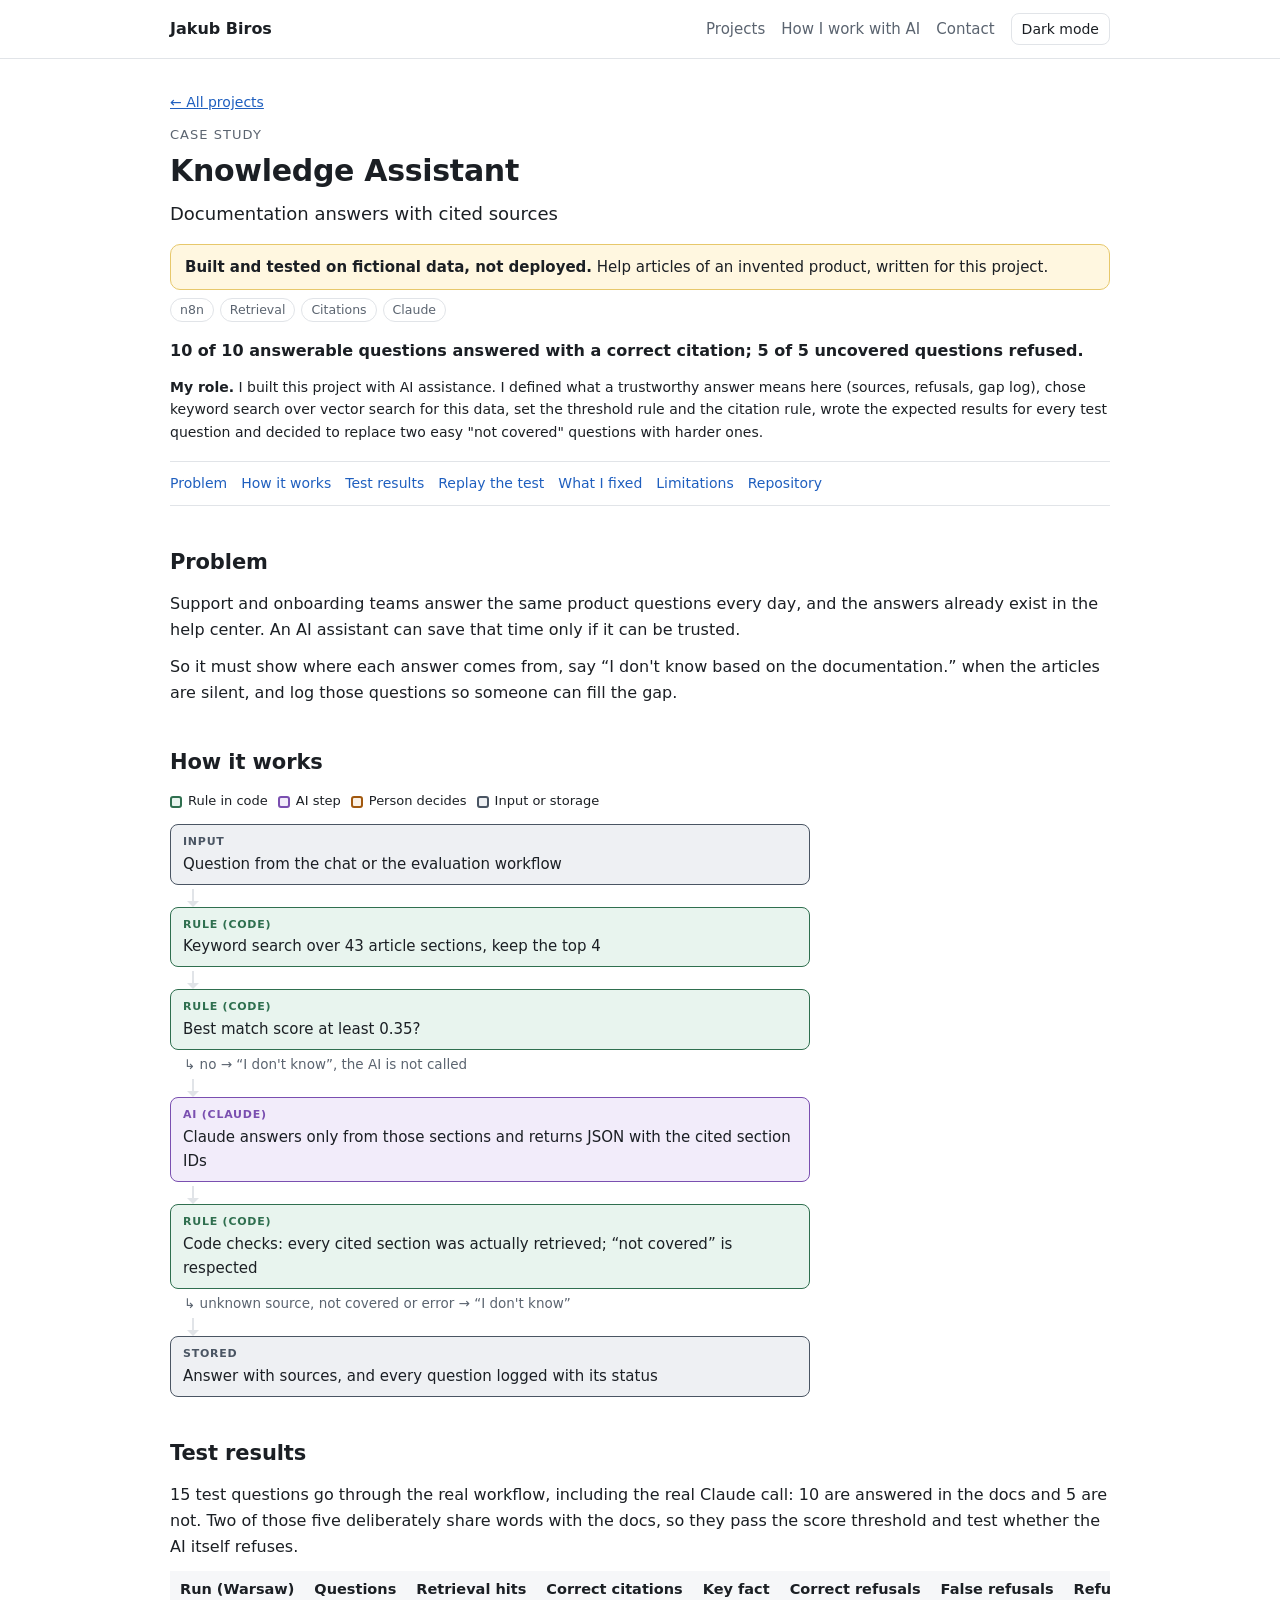
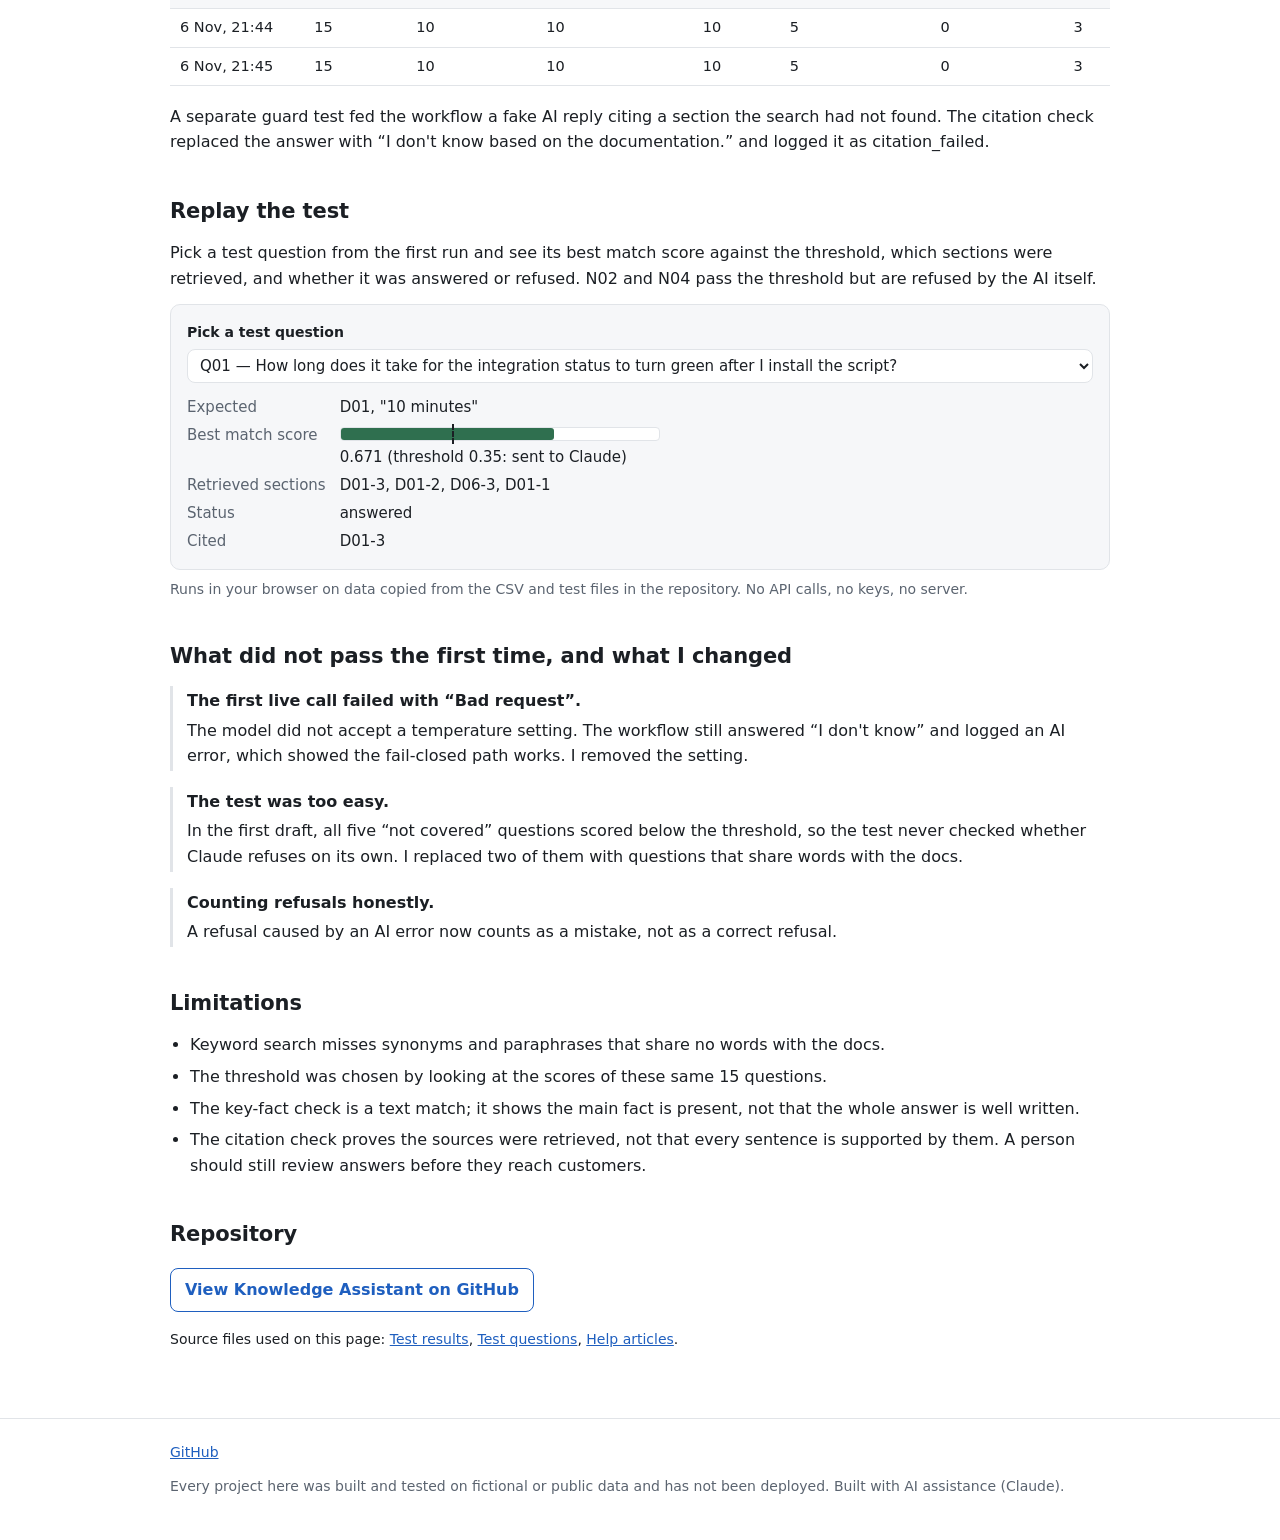
<file: projects/knowledge-assistant.html>
<!doctype html>
<html lang="en">
<head>
<meta charset="utf-8">
<meta name="viewport" content="width=device-width,initial-scale=1">
<title>Knowledge Assistant — Jakub Biros</title>
<meta name="description" content="A confident wrong answer from an AI help assistant is worse than no answer, because the customer acts on it.">
<meta name="color-scheme" content="light dark">
<meta property="og:type" content="website">
<meta property="og:title" content="Knowledge Assistant — Jakub Biros">
<meta property="og:description" content="A confident wrong answer from an AI help assistant is worse than no answer, because the customer acts on it.">
<meta property="og:image" content="https://kubabiros595-png.github.io/portfolio/assets/og.png">
<meta property="og:url" content="https://kubabiros595-png.github.io/portfolio/projects/knowledge-assistant.html">
<meta name="twitter:card" content="summary_large_image">
<link rel="icon" href="data:image/svg+xml,%3Csvg xmlns='http://www.w3.org/2000/svg' viewBox='0 0 32 32'%3E%3Crect width='32' height='32' rx='7' fill='%231f5fbf'/%3E%3Ctext x='16' y='22' font-family='Arial' font-size='15' font-weight='700' fill='white' text-anchor='middle'%3EJB%3C/text%3E%3C/svg%3E">
<script>try{var t=localStorage.getItem('theme');if(t==='light'||t==='dark')document.documentElement.setAttribute('data-theme',t)}catch(e){}</script>
<link rel="stylesheet" href="../assets/style.css">
</head>
<body>
<a class="skip" href="#content">Skip to content</a>
<header class="site"><div class="wrap">
<a class="brand" href="../index.html">Jakub Biros</a>
<nav class="main" aria-label="Main"><a href="../index.html#projects">Projects</a><a href="../how-i-work.html">How I work with AI</a><a href="../index.html#contact">Contact</a></nav>
<button id="theme" type="button" aria-label="Switch colour theme">Dark mode</button>
</div></header>
<main id="content"><div class="wrap">
<p class="crumb"><a href="../index.html#projects">← All projects</a></p><p class="kicker">Case study</p><h1>Knowledge Assistant</h1><p class="lead">Documentation answers with cited sources</p><p class="banner"><strong>Built and tested on fictional data, not deployed.</strong> Help articles of an invented product, written for this project.</p><ul class="tags"><li>n8n</li><li>Retrieval</li><li>Citations</li><li>Claude</li></ul><p style="margin-top:16px" class="result">10 of 10 answerable questions answered with a correct citation; 5 of 5 uncovered questions refused.</p><p class="small"><strong>My role.</strong> I built this project with AI assistance. I defined what a trustworthy answer means here (sources, refusals, gap log), chose keyword search over vector search for this data, set the threshold rule and the citation rule, wrote the expected results for every test question and decided to replace two easy &quot;not covered&quot; questions with harder ones.</p><nav class="toc" aria-label="On this page"><a href="#problem">Problem</a><a href="#how">How it works</a><a href="#tests">Test results</a><a href="#replay">Replay the test</a><a href="#fixes">What I fixed</a><a href="#limits">Limitations</a><a href="#repo">Repository</a></nav><h2 id="problem">Problem</h2><p>Support and onboarding teams answer the same product questions every day, and the answers already exist in the help center. An AI assistant can save that time only if it can be trusted.</p><p>So it must show where each answer comes from, say “I don't know based on the documentation.” when the articles are silent, and log those questions so someone can fill the gap.</p><h2 id="how">How it works</h2><ul class="legend" aria-label="Legend"><li><span class="sw rule"></span>Rule in code</li><li><span class="sw ai"></span>AI step</li><li><span class="sw human"></span>Person decides</li><li><span class="sw io"></span>Input or storage</li></ul><ol class="flow"><li class="io"><div class="node"><span class="k">Input</span>Question from the chat or the evaluation workflow</div></li><li class="rule"><div class="node"><span class="k">Rule (code)</span>Keyword search over 43 article sections, keep the top 4</div></li><li class="rule"><div class="node"><span class="k">Rule (code)</span>Best match score at least 0.35?</div><ul class="exits"><li>no → “I don't know”, the AI is not called</li></ul></li><li class="ai"><div class="node"><span class="k">AI (Claude)</span>Claude answers only from those sections and returns JSON with the cited section IDs</div></li><li class="rule"><div class="node"><span class="k">Rule (code)</span>Code checks: every cited section was actually retrieved; “not covered” is respected</div><ul class="exits"><li>unknown source, not covered or error → “I don't know”</li></ul></li><li class="store"><div class="node"><span class="k">Stored</span>Answer with sources, and every question logged with its status</div></li></ol><h2 id="tests">Test results</h2><p>15 test questions go through the real workflow, including the real Claude call: 10 are answered in the docs and 5 are not. Two of those five deliberately share words with the docs, so they pass the score threshold and test whether the AI itself refuses.</p><div class="tbl"><table><thead><tr><th scope="col">Run (Warsaw)</th><th scope="col">Questions</th><th scope="col">Retrieval hits</th><th scope="col">Correct citations</th><th scope="col">Key fact</th><th scope="col">Correct refusals</th><th scope="col">False refusals</th><th scope="col">Refused by threshold</th><th scope="col">Refused by AI</th></tr></thead><tbody><tr><td class="num">6 Nov, 21:44</td><td class="num">15</td><td class="num">10</td><td class="num">10</td><td class="num">10</td><td class="num">5</td><td class="num">0</td><td class="num">3</td><td class="num">2</td></tr><tr><td class="num">6 Nov, 21:45</td><td class="num">15</td><td class="num">10</td><td class="num">10</td><td class="num">10</td><td class="num">5</td><td class="num">0</td><td class="num">3</td><td class="num">2</td></tr></tbody></table></div><p>A separate guard test fed the workflow a fake AI reply citing a section the search had not found. The citation check replaced the answer with “I don't know based on the documentation.” and logged it as citation_failed.</p><h2 id="replay">Replay the test</h2><p>Pick a test question from the first run and see its best match score against the threshold, which sections were retrieved, and whether it was answered or refused. N02 and N04 pass the threshold but are refused by the AI itself.</p><div class="replay" data-replay="ka"><label for="pick">Pick a test question</label><select id="pick"></select><div class="out" aria-live="polite"></div></div><p class="small muted">Runs in your browser on data copied from the CSV and test files in the repository. No API calls, no keys, no server.</p><script type="application/json" id="replay-data">{"rows": [{"id": "Q01", "question": "How long does it take for the integration status to turn green after I install the script?", "expected": "D01, \"10 minutes\"", "score": 0.671, "retrieved": "D01-3, D01-2, D06-3, D01-1", "status": "answered", "cited": "D01-3"}, {"id": "Q02", "question": "What do I need to set up push notifications for our iPhone app?", "expected": "D03, \".p8\"", "score": 0.496, "retrieved": "D03-3, D02-3, D03-2, D14-3", "status": "answered", "cited": "D03-2"}, {"id": "Q03", "question": "How often are dynamic segments recalculated?", "expected": "D04, \"15 minutes\"", "score": 0.655, "retrieved": "D04-1, D04-2, D04-3, D05-3", "status": "answered", "cited": "D04-1"}, {"id": "Q04", "question": "How many custom attributes can one subscriber have?", "expected": "D05, \"50\"", "score": 1.0, "retrieved": "D05-3, D04-2, D05-2, D05-1", "status": "answered", "cited": "D05-2"}, {"id": "Q05", "question": "What are the default quiet hours in automations?", "expected": "D06, \"22:00\"", "score": 1.0, "retrieved": "D06-2, D12-3, D06-3, D07-2", "status": "answered", "cited": "D06-2"}, {"id": "Q06", "question": "When should the first abandoned cart reminder go out?", "expected": "D07, \"1 hour\"", "score": 1.0, "retrieved": "D07-2, D07-3, D07-1, D01-3", "status": "answered", "cited": "D07-2"}, {"id": "Q07", "question": "How is CTR calculated in campaign reports?", "expected": "D08, \"delivered\"", "score": 0.625, "retrieved": "D08-1, D08-3, D08-2, D09-1", "status": "answered", "cited": "D08-1"}, {"id": "Q08", "question": "How much is the Growth plan per month?", "expected": "D10, \"49\"", "score": 1.0, "retrieved": "D10-1, D04-3, D10-2, D08-3", "status": "answered", "cited": "D10-1"}, {"id": "Q09", "question": "What happens to our data after we cancel the plan?", "expected": "D11, \"30 days\"", "score": 0.702, "retrieved": "D11-3, D09-2, D12-2, D10-3", "status": "answered", "cited": "D11-3"}, {"id": "Q10", "question": "Who is allowed to invite new users to our account?", "expected": "D14, \"Admin\"", "score": 0.636, "retrieved": "D14-2, D14-1, D11-2, D03-1", "status": "answered", "cited": "D14-2"}, {"id": "N01", "question": "Can NotifyHub send SMS messages to customers?", "expected": "I don't know", "score": 0.217, "retrieved": "D07-1, D09-1, D14-1, D06-2", "status": "no_match", "cited": ""}, {"id": "N02", "question": "Is there a limit on the number of automations?", "expected": "I don't know", "score": 0.622, "retrieved": "D05-2, D08-1, D08-2, D02-2", "status": "not_covered", "cited": ""}, {"id": "N03", "question": "What uptime SLA do you guarantee?", "expected": "I don't know", "score": 0.0, "retrieved": "none", "status": "no_match", "cited": ""}, {"id": "N04", "question": "Can I limit how many notifications a subscriber gets per day?", "expected": "I don't know", "score": 0.483, "retrieved": "D09-2, D10-2, D10-1, D06-3", "status": "not_covered", "cited": ""}, {"id": "N05", "question": "Is NotifyHub HIPAA compliant?", "expected": "I don't know", "score": 0.134, "retrieved": "D01-1, D03-1, D01-2, D01-3", "status": "no_match", "cited": ""}], "threshold": 0.35}</script><h2 id="fixes">What did not pass the first time, and what I changed</h2><div class="fix"><h3>The first live call failed with “Bad request”.</h3><p>The model did not accept a temperature setting. The workflow still answered “I don't know” and logged an AI error, which showed the fail-closed path works. I removed the setting.</p></div><div class="fix"><h3>The test was too easy.</h3><p>In the first draft, all five “not covered” questions scored below the threshold, so the test never checked whether Claude refuses on its own. I replaced two of them with questions that share words with the docs.</p></div><div class="fix"><h3>Counting refusals honestly.</h3><p>A refusal caused by an AI error now counts as a mistake, not as a correct refusal.</p></div><h2 id="limits">Limitations</h2><ul class="plain"><li>Keyword search misses synonyms and paraphrases that share no words with the docs.</li><li>The threshold was chosen by looking at the scores of these same 15 questions.</li><li>The key-fact check is a text match; it shows the main fact is present, not that the whole answer is well written.</li><li>The citation check proves the sources were retrieved, not that every sentence is supported by them. A person should still review answers before they reach customers.</li></ul><h2 id="repo">Repository</h2><p><a class="repo" href="https://github.com/kubabiros595-png/knowledge-assistant">View Knowledge Assistant on GitHub</a></p><p class="small">Source files used on this page: <a href="https://github.com/kubabiros595-png/knowledge-assistant/blob/main/test-results.md">Test results</a>, <a href="https://github.com/kubabiros595-png/knowledge-assistant/blob/main/eval_questions.csv">Test questions</a>, <a href="https://github.com/kubabiros595-png/knowledge-assistant/blob/main/notifyhub_articles.csv">Help articles</a>.</p></div></main>
<footer class="site"><div class="wrap">
<p><a href="https://github.com/kubabiros595-png" rel="me">GitHub</a></p>
<p>Every project here was built and tested on fictional or public data and has not been deployed. Built with AI assistance (Claude).</p>
</div></footer>
<script src="../assets/app.js" defer></script>
</body></html>
</file>
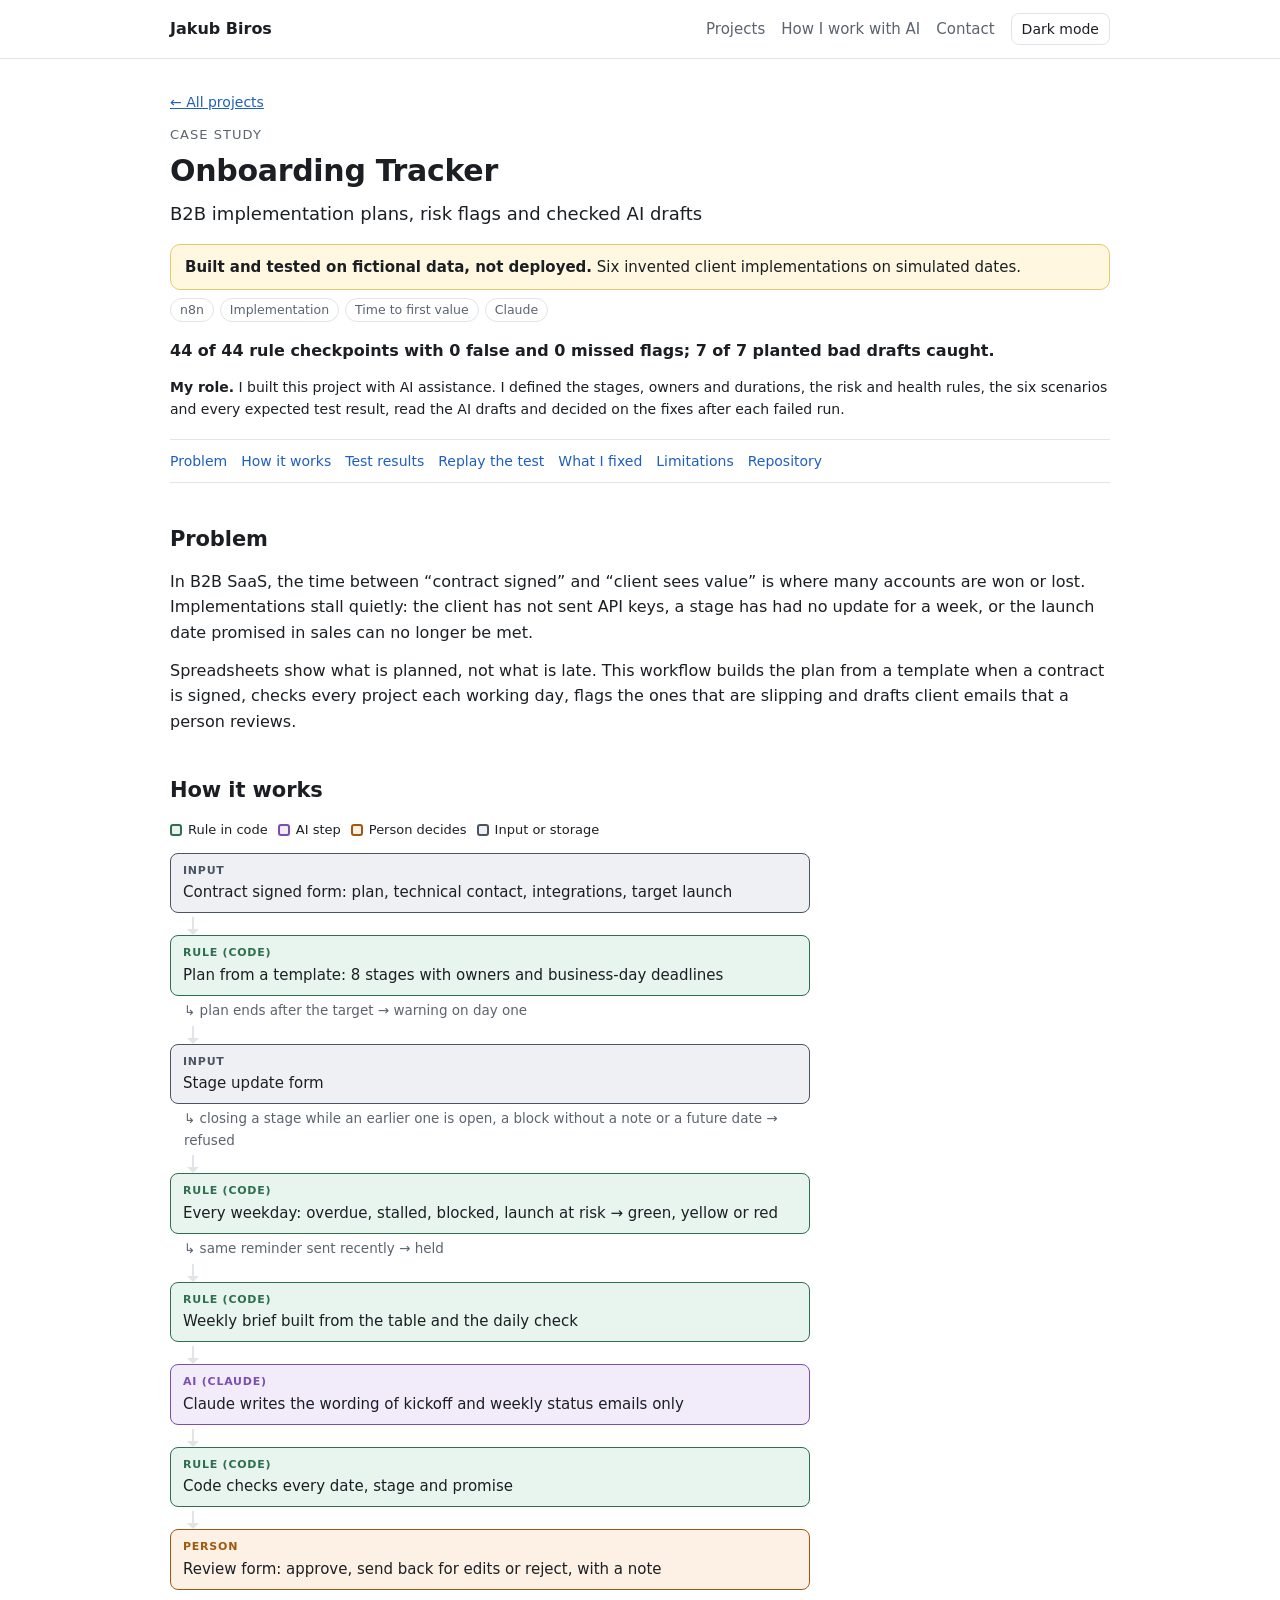
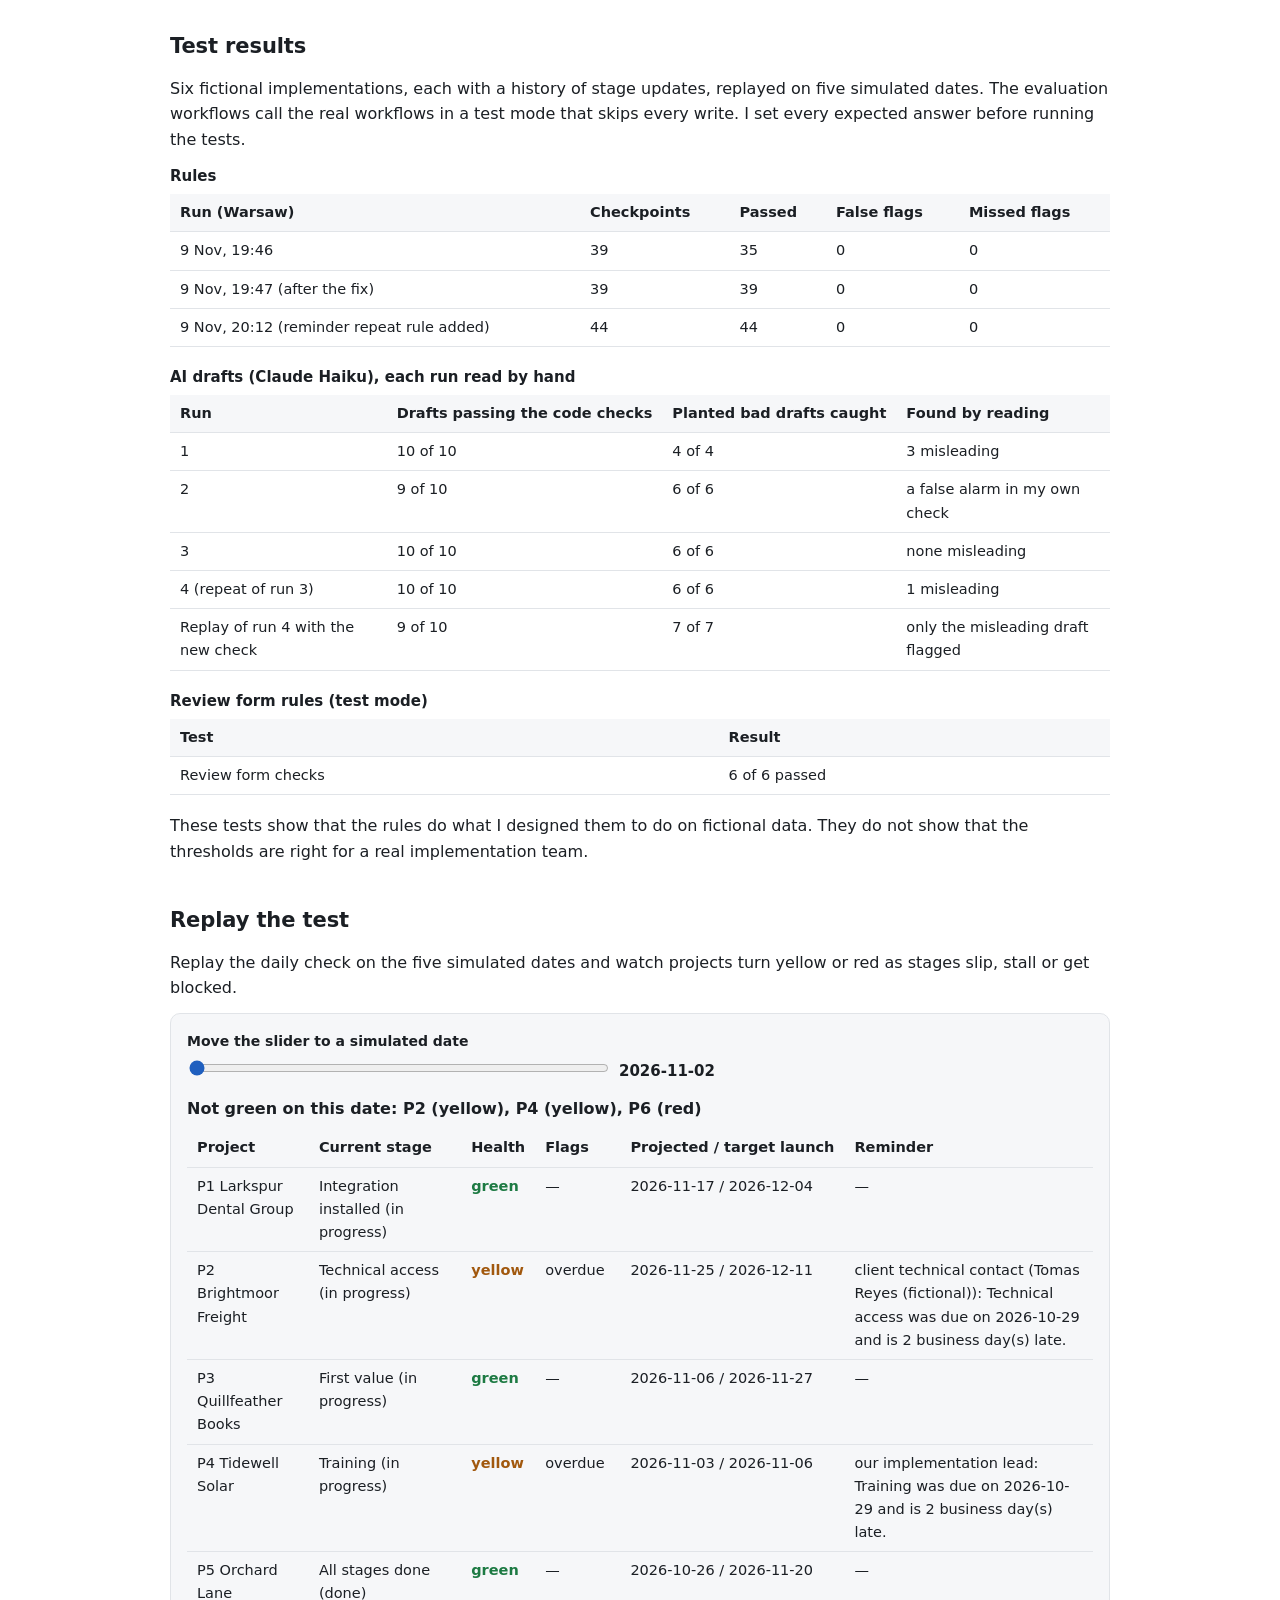
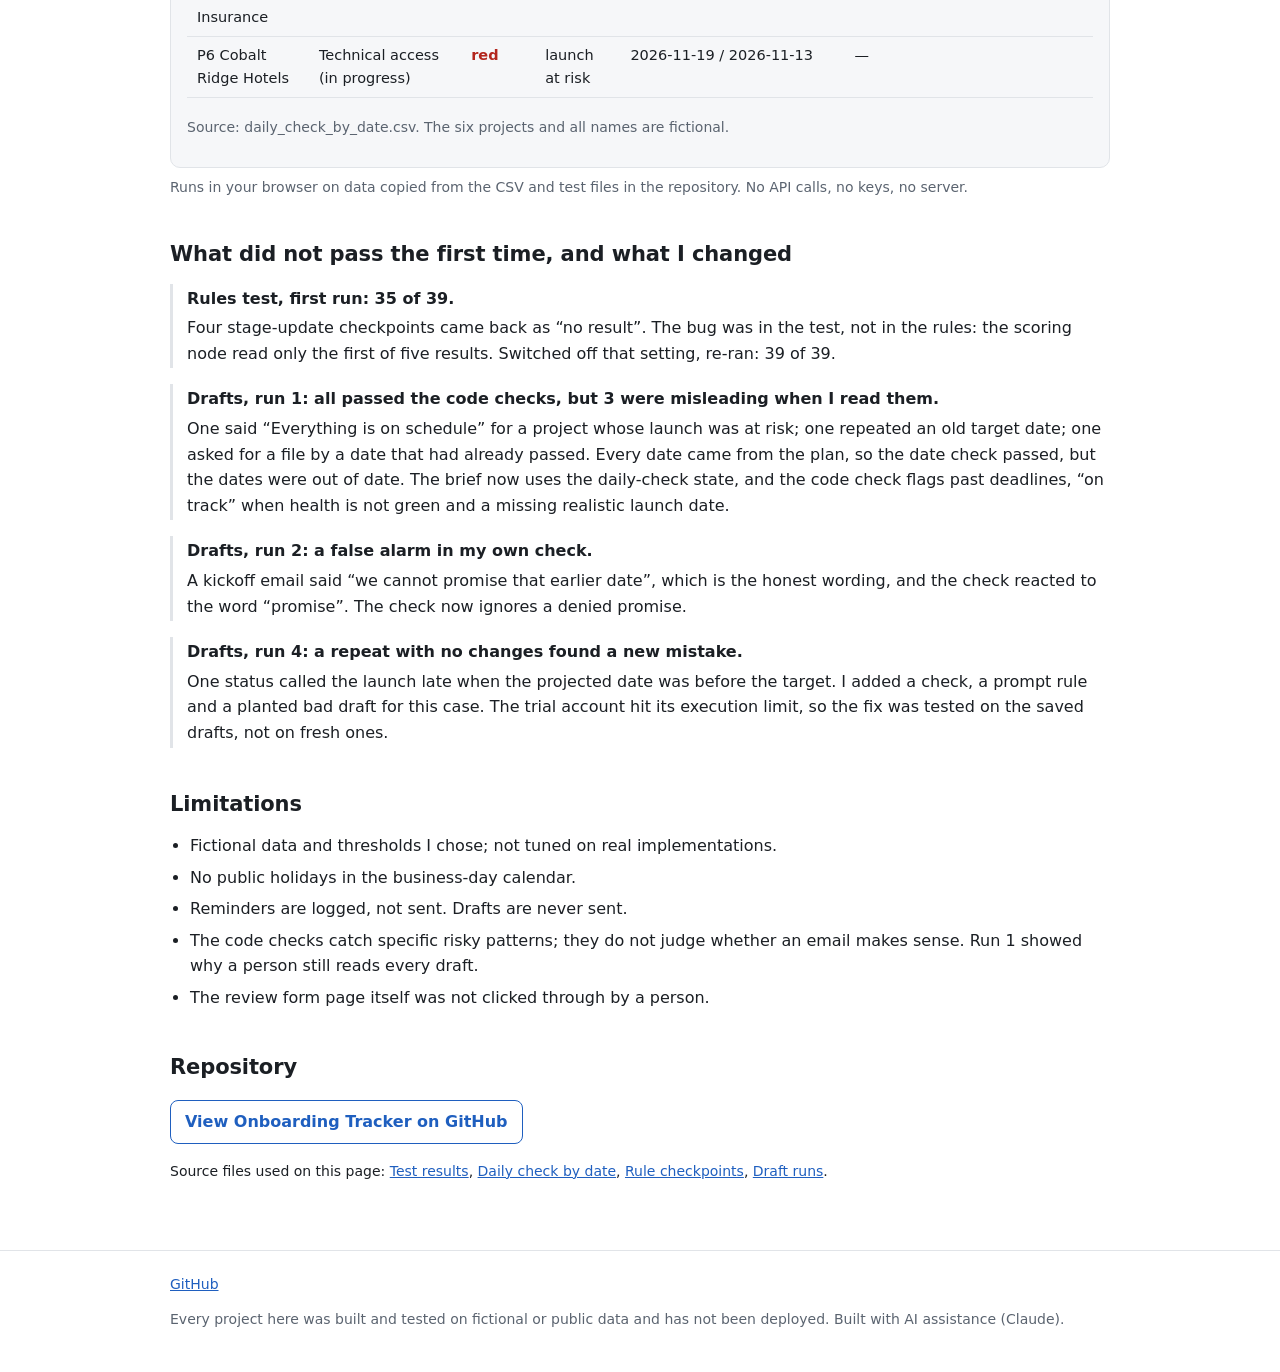
<file: projects/onboarding-tracker.html>
<!doctype html>
<html lang="en">
<head>
<meta charset="utf-8">
<meta name="viewport" content="width=device-width,initial-scale=1">
<title>Onboarding Tracker — Jakub Biros</title>
<meta name="description" content="Implementations stall quietly between “contract signed” and “client sees value”, and status emails often repeat dates that are no longer true.">
<meta name="color-scheme" content="light dark">
<meta property="og:type" content="website">
<meta property="og:title" content="Onboarding Tracker — Jakub Biros">
<meta property="og:description" content="Implementations stall quietly between “contract signed” and “client sees value”, and status emails often repeat dates that are no longer true.">
<meta property="og:image" content="https://kubabiros595-png.github.io/portfolio/assets/og.png">
<meta property="og:url" content="https://kubabiros595-png.github.io/portfolio/projects/onboarding-tracker.html">
<meta name="twitter:card" content="summary_large_image">
<link rel="icon" href="data:image/svg+xml,%3Csvg xmlns='http://www.w3.org/2000/svg' viewBox='0 0 32 32'%3E%3Crect width='32' height='32' rx='7' fill='%231f5fbf'/%3E%3Ctext x='16' y='22' font-family='Arial' font-size='15' font-weight='700' fill='white' text-anchor='middle'%3EJB%3C/text%3E%3C/svg%3E">
<script>try{var t=localStorage.getItem('theme');if(t==='light'||t==='dark')document.documentElement.setAttribute('data-theme',t)}catch(e){}</script>
<link rel="stylesheet" href="../assets/style.css">
</head>
<body>
<a class="skip" href="#content">Skip to content</a>
<header class="site"><div class="wrap">
<a class="brand" href="../index.html">Jakub Biros</a>
<nav class="main" aria-label="Main"><a href="../index.html#projects">Projects</a><a href="../how-i-work.html">How I work with AI</a><a href="../index.html#contact">Contact</a></nav>
<button id="theme" type="button" aria-label="Switch colour theme">Dark mode</button>
</div></header>
<main id="content"><div class="wrap">
<p class="crumb"><a href="../index.html#projects">← All projects</a></p><p class="kicker">Case study</p><h1>Onboarding Tracker</h1><p class="lead">B2B implementation plans, risk flags and checked AI drafts</p><p class="banner"><strong>Built and tested on fictional data, not deployed.</strong> Six invented client implementations on simulated dates.</p><ul class="tags"><li>n8n</li><li>Implementation</li><li>Time to first value</li><li>Claude</li></ul><p style="margin-top:16px" class="result">44 of 44 rule checkpoints with 0 false and 0 missed flags; 7 of 7 planted bad drafts caught.</p><p class="small"><strong>My role.</strong> I built this project with AI assistance. I defined the stages, owners and durations, the risk and health rules, the six scenarios and every expected test result, read the AI drafts and decided on the fixes after each failed run.</p><nav class="toc" aria-label="On this page"><a href="#problem">Problem</a><a href="#how">How it works</a><a href="#tests">Test results</a><a href="#replay">Replay the test</a><a href="#fixes">What I fixed</a><a href="#limits">Limitations</a><a href="#repo">Repository</a></nav><h2 id="problem">Problem</h2><p>In B2B SaaS, the time between “contract signed” and “client sees value” is where many accounts are won or lost. Implementations stall quietly: the client has not sent API keys, a stage has had no update for a week, or the launch date promised in sales can no longer be met.</p><p>Spreadsheets show what is planned, not what is late. This workflow builds the plan from a template when a contract is signed, checks every project each working day, flags the ones that are slipping and drafts client emails that a person reviews.</p><h2 id="how">How it works</h2><ul class="legend" aria-label="Legend"><li><span class="sw rule"></span>Rule in code</li><li><span class="sw ai"></span>AI step</li><li><span class="sw human"></span>Person decides</li><li><span class="sw io"></span>Input or storage</li></ul><ol class="flow"><li class="io"><div class="node"><span class="k">Input</span>Contract signed form: plan, technical contact, integrations, target launch</div></li><li class="rule"><div class="node"><span class="k">Rule (code)</span>Plan from a template: 8 stages with owners and business-day deadlines</div><ul class="exits"><li>plan ends after the target → warning on day one</li></ul></li><li class="io"><div class="node"><span class="k">Input</span>Stage update form</div><ul class="exits"><li>closing a stage while an earlier one is open, a block without a note or a future date → refused</li></ul></li><li class="rule"><div class="node"><span class="k">Rule (code)</span>Every weekday: overdue, stalled, blocked, launch at risk → green, yellow or red</div><ul class="exits"><li>same reminder sent recently → held</li></ul></li><li class="rule"><div class="node"><span class="k">Rule (code)</span>Weekly brief built from the table and the daily check</div></li><li class="ai"><div class="node"><span class="k">AI (Claude)</span>Claude writes the wording of kickoff and weekly status emails only</div></li><li class="rule"><div class="node"><span class="k">Rule (code)</span>Code checks every date, stage and promise</div></li><li class="human"><div class="node"><span class="k">Person</span>Review form: approve, send back for edits or reject, with a note</div></li></ol><h2 id="tests">Test results</h2><p>Six fictional implementations, each with a history of stage updates, replayed on five simulated dates. The evaluation workflows call the real workflows in a test mode that skips every write. I set every expected answer before running the tests.</p><div class="tbl"><table><caption>Rules</caption><thead><tr><th scope="col">Run (Warsaw)</th><th scope="col">Checkpoints</th><th scope="col">Passed</th><th scope="col">False flags</th><th scope="col">Missed flags</th></tr></thead><tbody><tr><td class="num">9 Nov, 19:46</td><td class="num">39</td><td class="num">35</td><td class="num">0</td><td class="num">0</td></tr><tr><td>9 Nov, 19:47 (after the fix)</td><td class="num">39</td><td class="num">39</td><td class="num">0</td><td class="num">0</td></tr><tr><td>9 Nov, 20:12 (reminder repeat rule added)</td><td class="num">44</td><td class="num">44</td><td class="num">0</td><td class="num">0</td></tr></tbody></table></div><div class="tbl"><table><caption>AI drafts (Claude Haiku), each run read by hand</caption><thead><tr><th scope="col">Run</th><th scope="col">Drafts passing the code checks</th><th scope="col">Planted bad drafts caught</th><th scope="col">Found by reading</th></tr></thead><tbody><tr><td class="num">1</td><td class="num">10 of 10</td><td class="num">4 of 4</td><td class="num">3 misleading</td></tr><tr><td class="num">2</td><td class="num">9 of 10</td><td class="num">6 of 6</td><td>a false alarm in my own check</td></tr><tr><td class="num">3</td><td class="num">10 of 10</td><td class="num">6 of 6</td><td class="num">none misleading</td></tr><tr><td class="num">4 (repeat of run 3)</td><td class="num">10 of 10</td><td class="num">6 of 6</td><td class="num">1 misleading</td></tr><tr><td>Replay of run 4 with the new check</td><td class="num">9 of 10</td><td class="num">7 of 7</td><td>only the misleading draft flagged</td></tr></tbody></table></div><div class="tbl"><table><caption>Review form rules (test mode)</caption><thead><tr><th scope="col">Test</th><th scope="col">Result</th></tr></thead><tbody><tr><td class="num">Review form checks</td><td class="num">6 of 6 passed</td></tr></tbody></table></div><p>These tests show that the rules do what I designed them to do on fictional data. They do not show that the thresholds are right for a real implementation team.</p><h2 id="replay">Replay the test</h2><p>Replay the daily check on the five simulated dates and watch projects turn yellow or red as stages slip, stall or get blocked.</p><div class="replay" data-replay="slider"><label for="day">Move the slider to a simulated date</label><input id="day" type="range" step="1"><span class="daylbl" aria-live="polite"></span><div class="out"></div></div><p class="small muted">Runs in your browser on data copied from the CSV and test files in the repository. No API calls, no keys, no server.</p><script type="application/json" id="replay-data">{"steps": ["2026-11-02", "2026-11-03", "2026-11-04", "2026-11-09", "2026-11-16"], "cols": [["project", "Project"], ["stage", "Current stage"], ["health", "Health", "lvl"], ["flags", "Flags"], ["launch", "Projected / target launch"], ["reminder", "Reminder"]], "sumLabel": "Not green on this date", "noneLabel": "All projects green", "rows": [{"step": "2026-11-02", "project": "P1 Larkspur Dental Group", "stage": "Integration installed (in progress)", "health": "green", "flags": "—", "launch": "2026-11-17 / 2026-12-04", "reminder": "—"}, {"step": "2026-11-02", "project": "P2 Brightmoor Freight", "stage": "Technical access (in progress)", "health": "yellow", "flags": "overdue", "launch": "2026-11-25 / 2026-12-11", "reminder": "client technical contact (Tomas Reyes (fictional)): Technical access was due on 2026-10-29 and is 2 business day(s) late."}, {"step": "2026-11-02", "project": "P3 Quillfeather Books", "stage": "First value (in progress)", "health": "green", "flags": "—", "launch": "2026-11-06 / 2026-11-27", "reminder": "—"}, {"step": "2026-11-02", "project": "P4 Tidewell Solar", "stage": "Training (in progress)", "health": "yellow", "flags": "overdue", "launch": "2026-11-03 / 2026-11-06", "reminder": "our implementation lead: Training was due on 2026-10-29 and is 2 business day(s) late."}, {"step": "2026-11-02", "project": "P5 Orchard Lane Insurance", "stage": "All stages done (done)", "health": "green", "flags": "—", "launch": "2026-10-26 / 2026-11-20", "reminder": "—"}, {"step": "2026-11-02", "project": "P6 Cobalt Ridge Hotels", "stage": "Technical access (in progress)", "health": "red", "flags": "launch at risk", "launch": "2026-11-19 / 2026-11-13", "reminder": "—"}, {"step": "2026-11-03", "project": "P1 Larkspur Dental Group", "stage": "Integration installed (in progress)", "health": "green", "flags": "—", "launch": "2026-11-17 / 2026-12-04", "reminder": "—"}, {"step": "2026-11-03", "project": "P2 Brightmoor Freight", "stage": "Technical access (in progress)", "health": "yellow", "flags": "overdue", "launch": "2026-11-26 / 2026-12-11", "reminder": "client technical contact (Tomas Reyes (fictional)): Technical access was due on 2026-10-29 and is 3 business day(s) late."}, {"step": "2026-11-03", "project": "P3 Quillfeather Books", "stage": "First value (in progress)", "health": "green", "flags": "—", "launch": "2026-11-06 / 2026-11-27", "reminder": "—"}, {"step": "2026-11-03", "project": "P4 Tidewell Solar", "stage": "Training (in progress)", "health": "yellow", "flags": "overdue", "launch": "2026-11-04 / 2026-11-06", "reminder": "our implementation lead: Training was due on 2026-10-29 and is 3 business day(s) late."}, {"step": "2026-11-03", "project": "P5 Orchard Lane Insurance", "stage": "All stages done (done)", "health": "green", "flags": "—", "launch": "2026-10-26 / 2026-11-20", "reminder": "—"}, {"step": "2026-11-03", "project": "P6 Cobalt Ridge Hotels", "stage": "Integration installed (in progress)", "health": "red", "flags": "launch at risk", "launch": "2026-11-19 / 2026-11-13", "reminder": "—"}, {"step": "2026-11-04", "project": "P1 Larkspur Dental Group", "stage": "Integration installed (in progress)", "health": "red", "flags": "stalled", "launch": "2026-11-17 / 2026-12-04", "reminder": "—"}, {"step": "2026-11-04", "project": "P2 Brightmoor Freight", "stage": "Technical access (in progress)", "health": "red", "flags": "overdue, stalled", "launch": "2026-11-27 / 2026-12-11", "reminder": "client technical contact (Tomas Reyes (fictional)): Technical access was due on 2026-10-29 and is 4 business day(s) late."}, {"step": "2026-11-04", "project": "P3 Quillfeather Books", "stage": "First value (in progress)", "health": "yellow", "flags": "overdue", "launch": "2026-11-09 / 2026-11-27", "reminder": "client technical contact (Ines Hartley (fictional)): First value was due on 2026-11-03 and is 1 business day(s) late."}, {"step": "2026-11-04", "project": "P4 Tidewell Solar", "stage": "Launch (in progress)", "health": "green", "flags": "—", "launch": "2026-11-05 / 2026-11-06", "reminder": "—"}, {"step": "2026-11-04", "project": "P5 Orchard Lane Insurance", "stage": "All stages done (done)", "health": "green", "flags": "—", "launch": "2026-10-26 / 2026-11-20", "reminder": "—"}, {"step": "2026-11-04", "project": "P6 Cobalt Ridge Hotels", "stage": "Integration installed (in progress)", "health": "red", "flags": "launch at risk", "launch": "2026-11-19 / 2026-11-13", "reminder": "—"}, {"step": "2026-11-09", "project": "P1 Larkspur Dental Group", "stage": "First value (in progress)", "health": "green", "flags": "—", "launch": "2026-11-17 / 2026-12-04", "reminder": "—"}, {"step": "2026-11-09", "project": "P2 Brightmoor Freight", "stage": "Technical access (in progress)", "health": "red", "flags": "overdue, stalled", "launch": "2026-12-02 / 2026-12-11", "reminder": "client technical contact (Tomas Reyes (fictional)): Technical access was due on 2026-10-29 and is 7 business day(s) late."}, {"step": "2026-11-09", "project": "P3 Quillfeather Books", "stage": "First value (blocked)", "health": "yellow", "flags": "overdue, blocked by client", "launch": "2026-11-12 / 2026-11-27", "reminder": "client technical contact (Ines Hartley (fictional)): First value was due on 2026-11-03 and is 4 business day(s) late."}, {"step": "2026-11-09", "project": "P4 Tidewell Solar", "stage": "Launch (in progress)", "health": "red", "flags": "overdue, launch at risk", "launch": "2026-11-09 / 2026-11-06", "reminder": "our implementation lead: Launch was due on 2026-11-05 and is 2 business day(s) late."}, {"step": "2026-11-09", "project": "P5 Orchard Lane Insurance", "stage": "All stages done (done)", "health": "green", "flags": "—", "launch": "2026-10-26 / 2026-11-20", "reminder": "—"}, {"step": "2026-11-09", "project": "P6 Cobalt Ridge Hotels", "stage": "First test import (in progress)", "health": "red", "flags": "launch at risk", "launch": "2026-11-19 / 2026-11-13", "reminder": "—"}, {"step": "2026-11-16", "project": "P1 Larkspur Dental Group", "stage": "Launch (not started)", "health": "green", "flags": "—", "launch": "2026-11-17 / 2026-12-04", "reminder": "—"}, {"step": "2026-11-16", "project": "P2 Brightmoor Freight", "stage": "Technical access (in progress)", "health": "red", "flags": "overdue, stalled", "launch": "2026-12-09 / 2026-12-11", "reminder": "client technical contact (Tomas Reyes (fictional)): Technical access was due on 2026-10-29 and is 12 business day(s) late."}, {"step": "2026-11-16", "project": "P3 Quillfeather Books", "stage": "First value (blocked)", "health": "red", "flags": "overdue, blocked by client, stalled", "launch": "2026-11-19 / 2026-11-27", "reminder": "client technical contact (Ines Hartley (fictional)): First value was due on 2026-11-03 and is 9 business day(s) late."}, {"step": "2026-11-16", "project": "P4 Tidewell Solar", "stage": "Handover to CSM (not started)", "health": "green", "flags": "—", "launch": "2026-11-12 / 2026-11-06", "reminder": "—"}, {"step": "2026-11-16", "project": "P5 Orchard Lane Insurance", "stage": "All stages done (done)", "health": "green", "flags": "—", "launch": "2026-10-26 / 2026-11-20", "reminder": "—"}, {"step": "2026-11-16", "project": "P6 Cobalt Ridge Hotels", "stage": "First test import (in progress)", "health": "red", "flags": "overdue, launch at risk", "launch": "2026-11-24 / 2026-11-13", "reminder": "our implementation lead: First test import was due on 2026-11-11 and is 3 business day(s) late."}], "note": "Source: daily_check_by_date.csv. The six projects and all names are fictional."}</script><h2 id="fixes">What did not pass the first time, and what I changed</h2><div class="fix"><h3>Rules test, first run: 35 of 39.</h3><p>Four stage-update checkpoints came back as “no result”. The bug was in the test, not in the rules: the scoring node read only the first of five results. Switched off that setting, re-ran: 39 of 39.</p></div><div class="fix"><h3>Drafts, run 1: all passed the code checks, but 3 were misleading when I read them.</h3><p>One said “Everything is on schedule” for a project whose launch was at risk; one repeated an old target date; one asked for a file by a date that had already passed. Every date came from the plan, so the date check passed, but the dates were out of date. The brief now uses the daily-check state, and the code check flags past deadlines, “on track” when health is not green and a missing realistic launch date.</p></div><div class="fix"><h3>Drafts, run 2: a false alarm in my own check.</h3><p>A kickoff email said “we cannot promise that earlier date”, which is the honest wording, and the check reacted to the word “promise”. The check now ignores a denied promise.</p></div><div class="fix"><h3>Drafts, run 4: a repeat with no changes found a new mistake.</h3><p>One status called the launch late when the projected date was before the target. I added a check, a prompt rule and a planted bad draft for this case. The trial account hit its execution limit, so the fix was tested on the saved drafts, not on fresh ones.</p></div><h2 id="limits">Limitations</h2><ul class="plain"><li>Fictional data and thresholds I chose; not tuned on real implementations.</li><li>No public holidays in the business-day calendar.</li><li>Reminders are logged, not sent. Drafts are never sent.</li><li>The code checks catch specific risky patterns; they do not judge whether an email makes sense. Run 1 showed why a person still reads every draft.</li><li>The review form page itself was not clicked through by a person.</li></ul><h2 id="repo">Repository</h2><p><a class="repo" href="https://github.com/kubabiros595-png/onboarding-tracker">View Onboarding Tracker on GitHub</a></p><p class="small">Source files used on this page: <a href="https://github.com/kubabiros595-png/onboarding-tracker/blob/main/test-results.md">Test results</a>, <a href="https://github.com/kubabiros595-png/onboarding-tracker/blob/main/daily_check_by_date.csv">Daily check by date</a>, <a href="https://github.com/kubabiros595-png/onboarding-tracker/blob/main/test_results_rules.csv">Rule checkpoints</a>, <a href="https://github.com/kubabiros595-png/onboarding-tracker/blob/main/test_results_drafts.csv">Draft runs</a>.</p></div></main>
<footer class="site"><div class="wrap">
<p><a href="https://github.com/kubabiros595-png" rel="me">GitHub</a></p>
<p>Every project here was built and tested on fictional or public data and has not been deployed. Built with AI assistance (Claude).</p>
</div></footer>
<script src="../assets/app.js" defer></script>
</body></html>
</file>
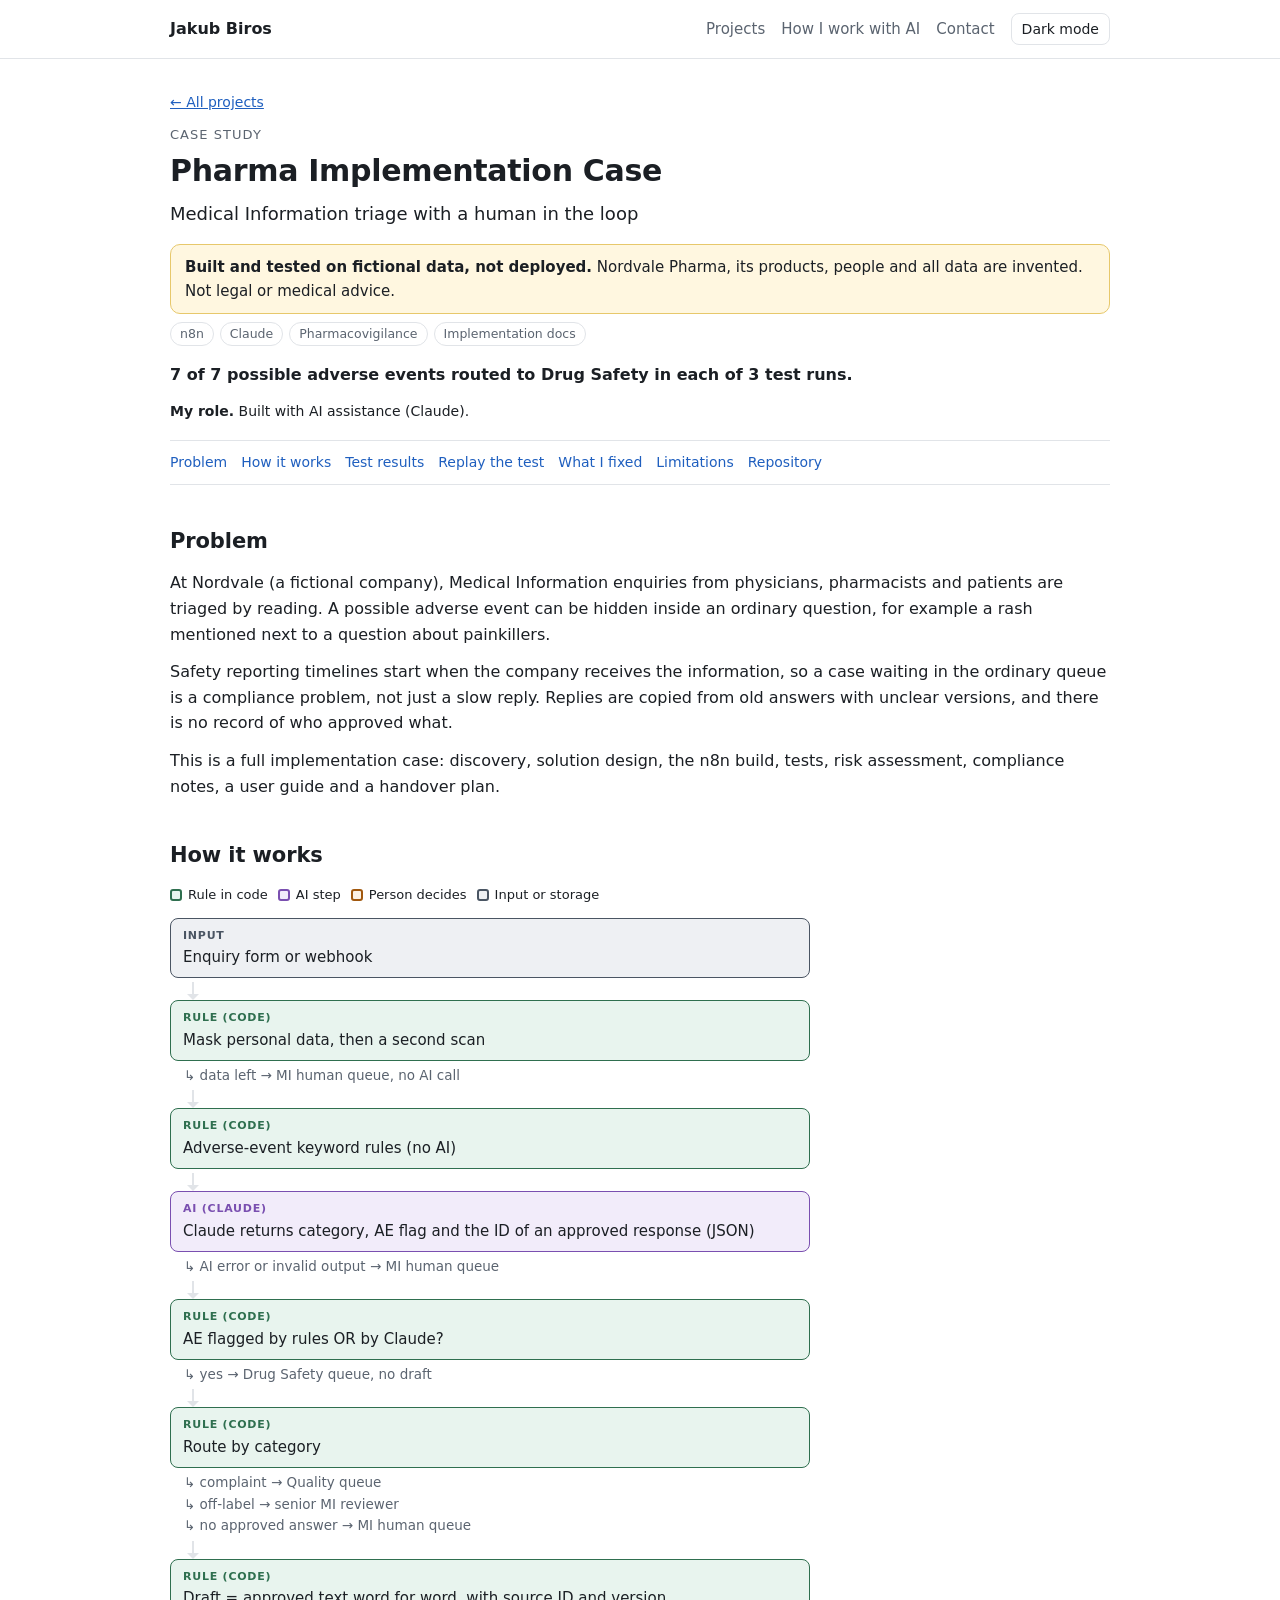
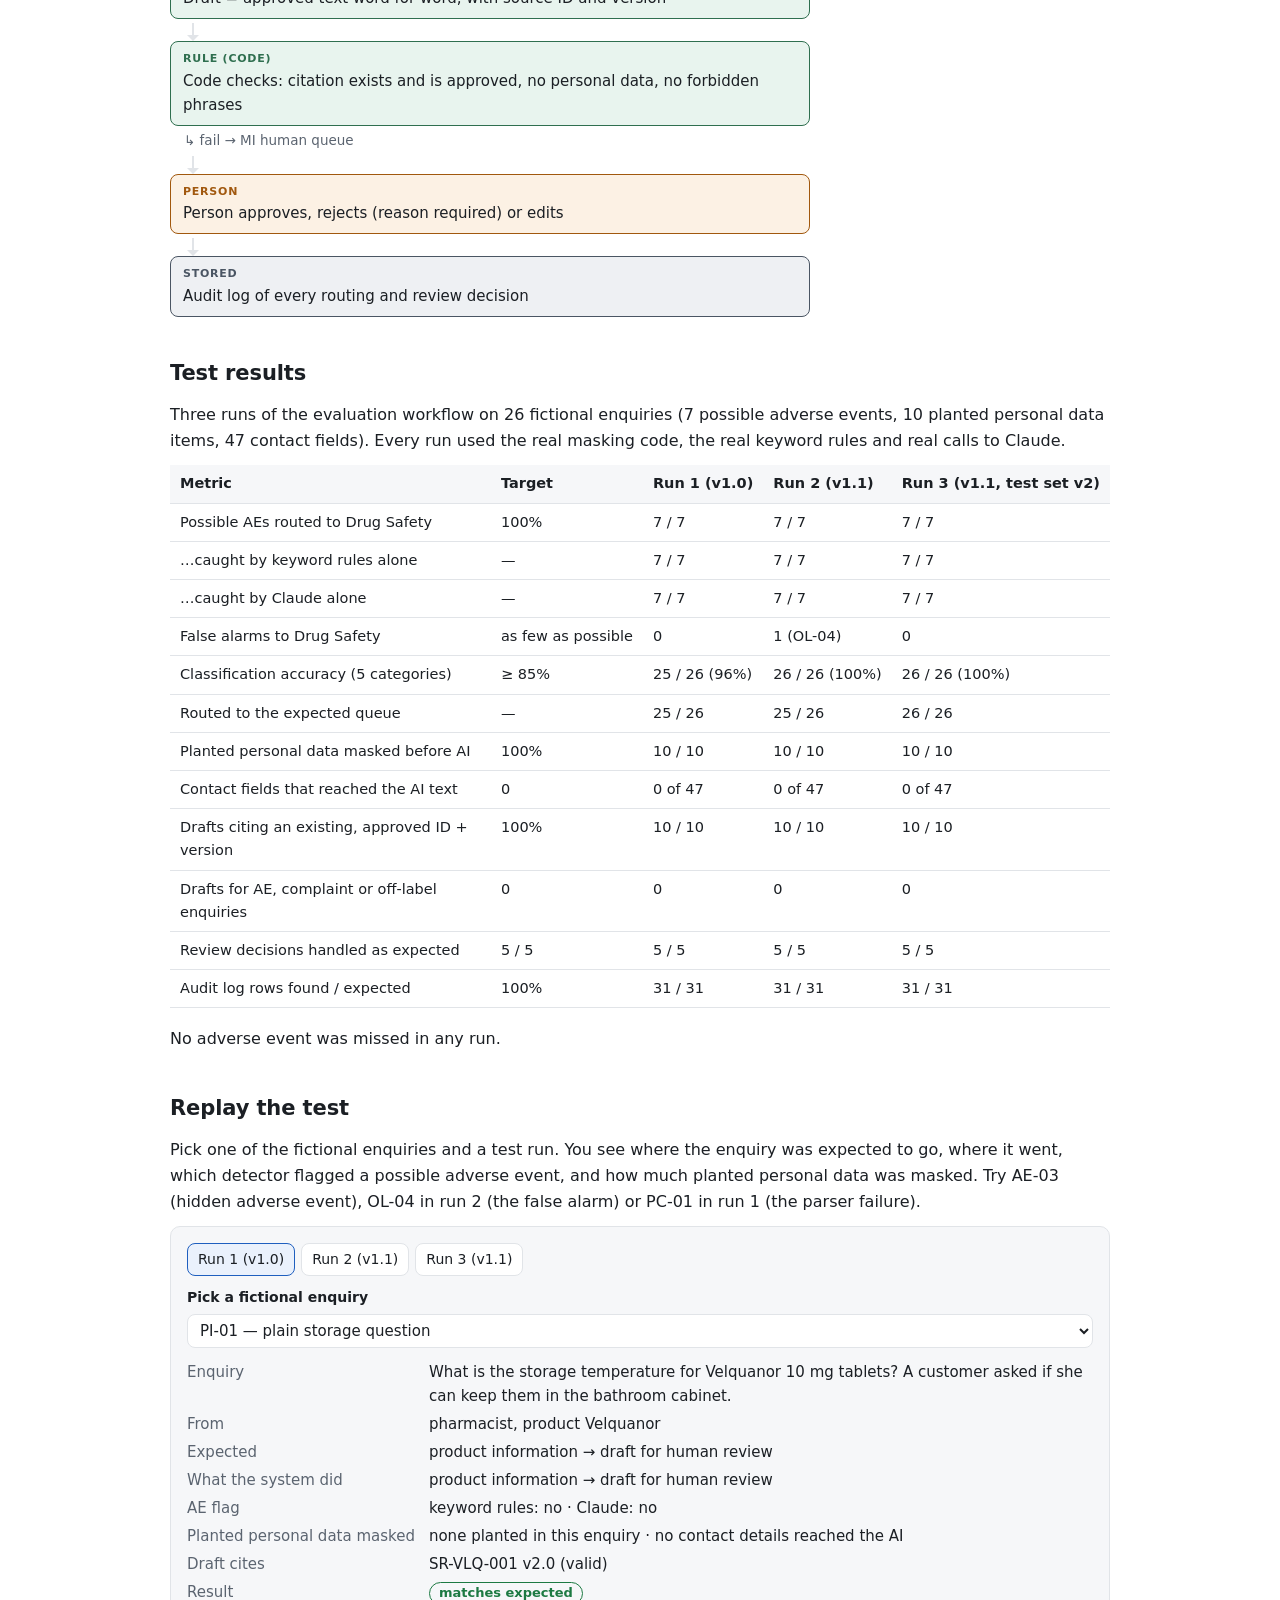
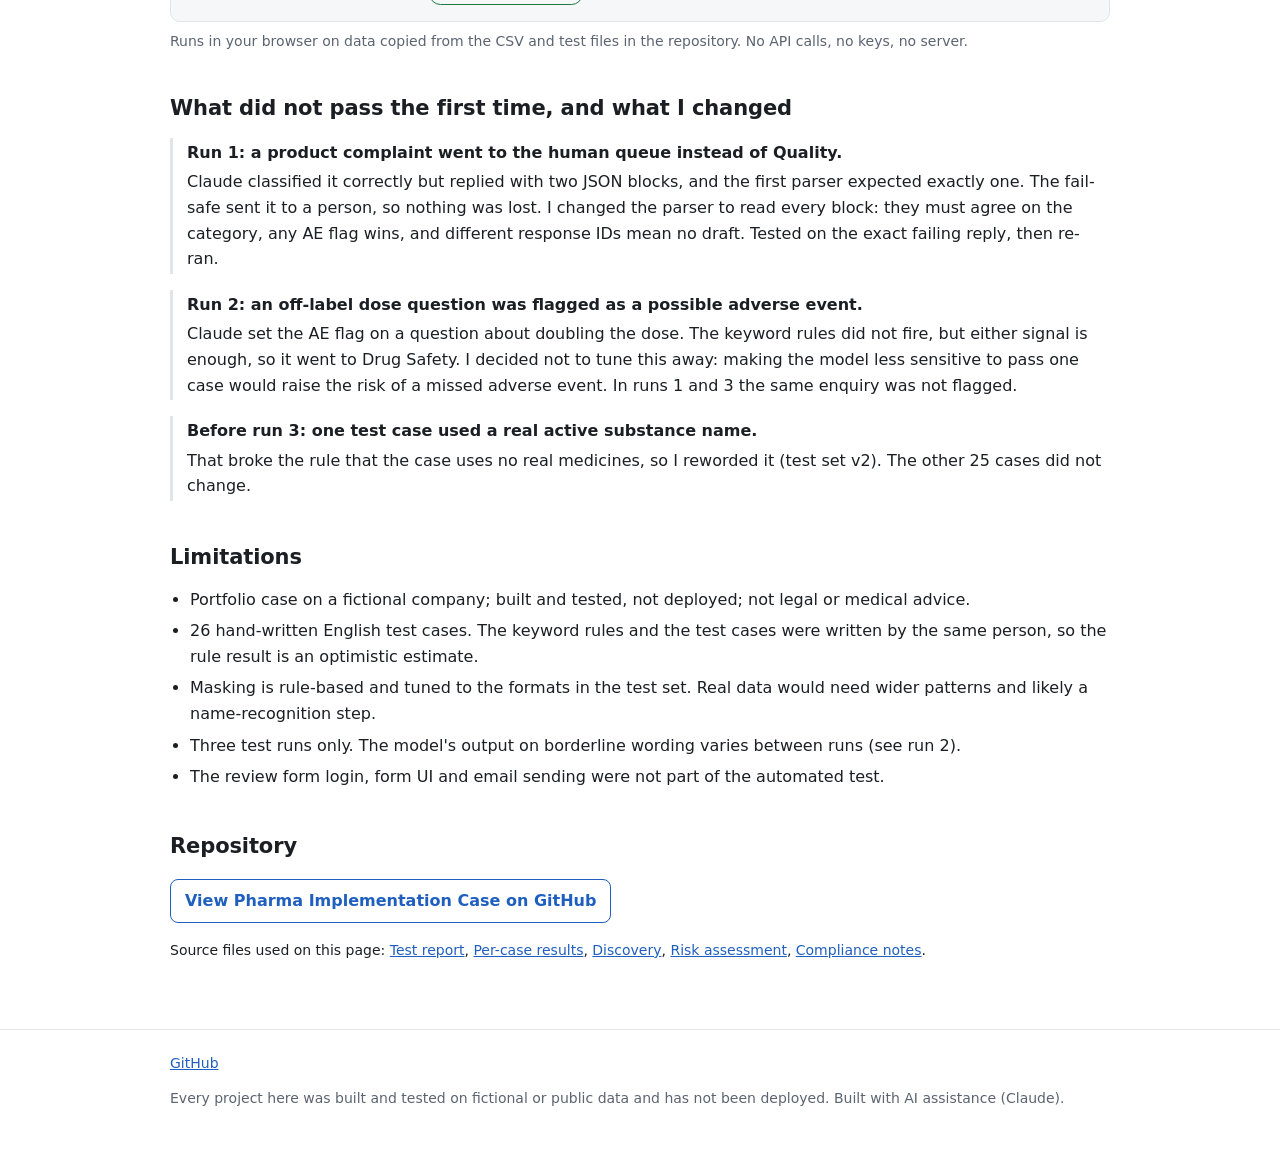
<file: projects/pharma-implementation-case.html>
<!doctype html>
<html lang="en">
<head>
<meta charset="utf-8">
<meta name="viewport" content="width=device-width,initial-scale=1">
<title>Pharma Implementation Case — Jakub Biros</title>
<meta name="description" content="In a fictional pharma Medical Information team, whether an enquiry hides a possible adverse event depends on someone noticing it while reading.">
<meta name="color-scheme" content="light dark">
<meta property="og:type" content="website">
<meta property="og:title" content="Pharma Implementation Case — Jakub Biros">
<meta property="og:description" content="In a fictional pharma Medical Information team, whether an enquiry hides a possible adverse event depends on someone noticing it while reading.">
<meta property="og:image" content="https://kubabiros595-png.github.io/portfolio/assets/og.png">
<meta property="og:url" content="https://kubabiros595-png.github.io/portfolio/projects/pharma-implementation-case.html">
<meta name="twitter:card" content="summary_large_image">
<link rel="icon" href="data:image/svg+xml,%3Csvg xmlns='http://www.w3.org/2000/svg' viewBox='0 0 32 32'%3E%3Crect width='32' height='32' rx='7' fill='%231f5fbf'/%3E%3Ctext x='16' y='22' font-family='Arial' font-size='15' font-weight='700' fill='white' text-anchor='middle'%3EJB%3C/text%3E%3C/svg%3E">
<script>try{var t=localStorage.getItem('theme');if(t==='light'||t==='dark')document.documentElement.setAttribute('data-theme',t)}catch(e){}</script>
<link rel="stylesheet" href="../assets/style.css">
</head>
<body>
<a class="skip" href="#content">Skip to content</a>
<header class="site"><div class="wrap">
<a class="brand" href="../index.html">Jakub Biros</a>
<nav class="main" aria-label="Main"><a href="../index.html#projects">Projects</a><a href="../how-i-work.html">How I work with AI</a><a href="../index.html#contact">Contact</a></nav>
<button id="theme" type="button" aria-label="Switch colour theme">Dark mode</button>
</div></header>
<main id="content"><div class="wrap">
<p class="crumb"><a href="../index.html#projects">← All projects</a></p><p class="kicker">Case study</p><h1>Pharma Implementation Case</h1><p class="lead">Medical Information triage with a human in the loop</p><p class="banner"><strong>Built and tested on fictional data, not deployed.</strong> Nordvale Pharma, its products, people and all data are invented. Not legal or medical advice.</p><ul class="tags"><li>n8n</li><li>Claude</li><li>Pharmacovigilance</li><li>Implementation docs</li></ul><p style="margin-top:16px" class="result">7 of 7 possible adverse events routed to Drug Safety in each of 3 test runs.</p><p class="small"><strong>My role.</strong> Built with AI assistance (Claude).</p><nav class="toc" aria-label="On this page"><a href="#problem">Problem</a><a href="#how">How it works</a><a href="#tests">Test results</a><a href="#replay">Replay the test</a><a href="#fixes">What I fixed</a><a href="#limits">Limitations</a><a href="#repo">Repository</a></nav><h2 id="problem">Problem</h2><p>At Nordvale (a fictional company), Medical Information enquiries from physicians, pharmacists and patients are triaged by reading. A possible adverse event can be hidden inside an ordinary question, for example a rash mentioned next to a question about painkillers.</p><p>Safety reporting timelines start when the company receives the information, so a case waiting in the ordinary queue is a compliance problem, not just a slow reply. Replies are copied from old answers with unclear versions, and there is no record of who approved what.</p><p>This is a full implementation case: discovery, solution design, the n8n build, tests, risk assessment, compliance notes, a user guide and a handover plan.</p><h2 id="how">How it works</h2><ul class="legend" aria-label="Legend"><li><span class="sw rule"></span>Rule in code</li><li><span class="sw ai"></span>AI step</li><li><span class="sw human"></span>Person decides</li><li><span class="sw io"></span>Input or storage</li></ul><ol class="flow"><li class="io"><div class="node"><span class="k">Input</span>Enquiry form or webhook</div></li><li class="rule"><div class="node"><span class="k">Rule (code)</span>Mask personal data, then a second scan</div><ul class="exits"><li>data left → MI human queue, no AI call</li></ul></li><li class="rule"><div class="node"><span class="k">Rule (code)</span>Adverse-event keyword rules (no AI)</div></li><li class="ai"><div class="node"><span class="k">AI (Claude)</span>Claude returns category, AE flag and the ID of an approved response (JSON)</div><ul class="exits"><li>AI error or invalid output → MI human queue</li></ul></li><li class="rule"><div class="node"><span class="k">Rule (code)</span>AE flagged by rules OR by Claude?</div><ul class="exits"><li>yes → Drug Safety queue, no draft</li></ul></li><li class="rule"><div class="node"><span class="k">Rule (code)</span>Route by category</div><ul class="exits"><li>complaint → Quality queue</li><li>off-label → senior MI reviewer</li><li>no approved answer → MI human queue</li></ul></li><li class="rule"><div class="node"><span class="k">Rule (code)</span>Draft = approved text word for word, with source ID and version</div></li><li class="rule"><div class="node"><span class="k">Rule (code)</span>Code checks: citation exists and is approved, no personal data, no forbidden phrases</div><ul class="exits"><li>fail → MI human queue</li></ul></li><li class="human"><div class="node"><span class="k">Person</span>Person approves, rejects (reason required) or edits</div></li><li class="store"><div class="node"><span class="k">Stored</span>Audit log of every routing and review decision</div></li></ol><h2 id="tests">Test results</h2><p>Three runs of the evaluation workflow on 26 fictional enquiries (7 possible adverse events, 10 planted personal data items, 47 contact fields). Every run used the real masking code, the real keyword rules and real calls to Claude.</p><div class="tbl"><table><thead><tr><th scope="col">Metric</th><th scope="col">Target</th><th scope="col">Run 1 (v1.0)</th><th scope="col">Run 2 (v1.1)</th><th scope="col">Run 3 (v1.1, test set v2)</th></tr></thead><tbody><tr><td>Possible AEs routed to Drug Safety</td><td class="num">100%</td><td class="num">7 / 7</td><td class="num">7 / 7</td><td class="num">7 / 7</td></tr><tr><td>…caught by keyword rules alone</td><td class="num">—</td><td class="num">7 / 7</td><td class="num">7 / 7</td><td class="num">7 / 7</td></tr><tr><td>…caught by Claude alone</td><td class="num">—</td><td class="num">7 / 7</td><td class="num">7 / 7</td><td class="num">7 / 7</td></tr><tr><td>False alarms to Drug Safety</td><td class="num">as few as possible</td><td class="num">0</td><td class="num">1 (OL-04)</td><td class="num">0</td></tr><tr><td>Classification accuracy (5 categories)</td><td class="num">≥ 85%</td><td class="num">25 / 26 (96%)</td><td class="num">26 / 26 (100%)</td><td class="num">26 / 26 (100%)</td></tr><tr><td>Routed to the expected queue</td><td class="num">—</td><td class="num">25 / 26</td><td class="num">25 / 26</td><td class="num">26 / 26</td></tr><tr><td>Planted personal data masked before AI</td><td class="num">100%</td><td class="num">10 / 10</td><td class="num">10 / 10</td><td class="num">10 / 10</td></tr><tr><td>Contact fields that reached the AI text</td><td class="num">0</td><td class="num">0 of 47</td><td class="num">0 of 47</td><td class="num">0 of 47</td></tr><tr><td>Drafts citing an existing, approved ID + version</td><td class="num">100%</td><td class="num">10 / 10</td><td class="num">10 / 10</td><td class="num">10 / 10</td></tr><tr><td>Drafts for AE, complaint or off-label enquiries</td><td class="num">0</td><td class="num">0</td><td class="num">0</td><td class="num">0</td></tr><tr><td>Review decisions handled as expected</td><td class="num">5 / 5</td><td class="num">5 / 5</td><td class="num">5 / 5</td><td class="num">5 / 5</td></tr><tr><td>Audit log rows found / expected</td><td class="num">100%</td><td class="num">31 / 31</td><td class="num">31 / 31</td><td class="num">31 / 31</td></tr></tbody></table></div><p>No adverse event was missed in any run.</p><h2 id="replay">Replay the test</h2><p>Pick one of the fictional enquiries and a test run. You see where the enquiry was expected to go, where it went, which detector flagged a possible adverse event, and how much planted personal data was masked. Try AE-03 (hidden adverse event), OL-04 in run 2 (the false alarm) or PC-01 in run 1 (the parser failure).</p><div class="replay" data-replay="pharma"><div class="tabs" role="group" aria-label="Test run"></div><label for="pick">Pick a fictional enquiry</label><select id="pick"></select><div class="out" aria-live="polite"></div></div><p class="small muted">Runs in your browser on data copied from the CSV and test files in the repository. No API calls, no keys, no server.</p><script type="application/json" id="replay-data">{"cases": [{"case_id": "PI-01", "note": "plain storage question", "enquiry_text": "What is the storage temperature for Velquanor 10 mg tablets? A customer asked if she can keep them in the bathroom cabinet.", "requester_type": "pharmacist", "product": "Velquanor"}, {"case_id": "PI-02", "note": "missed dose, no harm reported", "enquiry_text": "I forgot to take my Velquanor tablet this morning. What should I do now?", "requester_type": "patient", "product": "Velquanor"}, {"case_id": "PI-03", "note": "name and email inside the text", "enquiry_text": "Dr. Helena Marsh here (h.marsh@example.org). Does Velquanor contain lactose? One of my patients is lactose intolerant and asked before starting.", "requester_type": "physician", "product": "Velquanor"}, {"case_id": "PI-04", "note": "", "enquiry_text": "Can I take Velquanor with breakfast or does it need an empty stomach?", "requester_type": "patient", "product": "Velquanor"}, {"case_id": "PI-05", "note": "", "enquiry_text": "How long can a tube of Orvatil cream be used once it has been opened?", "requester_type": "pharmacist", "product": "Orvatil"}, {"case_id": "PI-06", "note": "phone and sign-off name inside the text", "enquiry_text": "Which pack sizes of Orvatil are available? Please call me back on 07700 900481. Thanks, Tom Avery", "requester_type": "pharmacist", "product": "Orvatil"}, {"case_id": "PI-07", "note": "", "enquiry_text": "My Brenquilo bottle was opened three weeks ago. Is it still OK to use?", "requester_type": "patient", "product": "Brenquilo"}, {"case_id": "PI-08", "note": "", "enquiry_text": "Is Brenquilo sugar free? My husband is watching his sugar intake.", "requester_type": "caregiver", "product": "Brenquilo"}, {"case_id": "PI-09", "note": "literature request", "enquiry_text": "Please send me the current SmPC for Orvatil cream.", "requester_type": "physician", "product": "Orvatil"}, {"case_id": "PI-10", "note": "", "enquiry_text": "What device comes in the Brenquilo box for measuring the dose?", "requester_type": "pharmacist", "product": "Brenquilo"}, {"case_id": "NM-01", "note": "product question with no approved response", "enquiry_text": "What is the shelf life of Velquanor in unopened blister packs stored in tropical climates (climatic zone IVb)?", "requester_type": "physician", "product": "Velquanor"}, {"case_id": "OT-01", "note": "not a medical question", "enquiry_text": "Do you have any job openings in your medical information team?", "requester_type": "other", "product": "Velquanor"}, {"case_id": "OT-02", "note": "name and email inside the text", "enquiry_text": "My name is Julia Palmer and I'd like to unsubscribe from your newsletter. My email is j.palmer@example.com.", "requester_type": "patient", "product": "Orvatil"}, {"case_id": "OL-01", "note": "age outside the label", "enquiry_text": "Can Velquanor be used in children aged 6? I have a young patient with hay fever.", "requester_type": "physician", "product": "Velquanor"}, {"case_id": "OL-02", "note": "route outside the label", "enquiry_text": "Can Velquanor tablets be crushed and given through a feeding tube?", "requester_type": "pharmacist", "product": "Velquanor"}, {"case_id": "OL-03", "note": "indication outside the label", "enquiry_text": "Is there any evidence for using Orvatil cream on the face for rosacea?", "requester_type": "physician", "product": "Orvatil"}, {"case_id": "OL-04", "note": "dose outside the label, nothing happened", "enquiry_text": "Can I take twice the normal dose of Brenquilo if my cough is really bad at night?", "requester_type": "patient", "product": "Brenquilo"}, {"case_id": "AE-01", "note": "explicit adverse event", "enquiry_text": "I started Velquanor last week and I have had a bad headache and dizziness every day since.", "requester_type": "patient", "product": "Velquanor"}, {"case_id": "AE-02", "note": "hidden AE inside an interaction question", "enquiry_text": "A customer asks whether Velquanor can be taken together with a painkiller from the pharmacy. Her mother got a rash after the tablets last week, but it has gone now.", "requester_type": "pharmacist", "product": "Velquanor"}, {"case_id": "AE-03", "note": "hidden AE plus patient name, date of birth, record number", "enquiry_text": "Patient Anna Lindqvist (DOB 14/03/1961, patient no. 77310452) asks if Orvatil can be applied twice a day instead of once. Since she started it her skin has been burning and red where she applies it.", "requester_type": "physician", "product": "Orvatil"}, {"case_id": "AE-04", "note": "accidental exposure in a child (special situation)", "enquiry_text": "My son took a spoonful of Brenquilo from the cupboard by mistake, he is 4. He seems fine now, just a bit sleepy. Should I worry?", "requester_type": "caregiver", "product": "Brenquilo"}, {"case_id": "AE-05", "note": "pregnancy exposure (special situation), no symptom", "enquiry_text": "I just found out I'm 8 weeks pregnant and I have been using Orvatil cream on my arms. Is that a problem?", "requester_type": "patient", "product": "Orvatil"}, {"case_id": "AE-06", "note": "lack of effect (special situation)", "enquiry_text": "Velquanor just doesn't do anything for me any more, my hay fever is as bad as before I started.", "requester_type": "patient", "product": "Velquanor"}, {"case_id": "AE-07", "note": "complaint and AE together: safety first", "enquiry_text": "The Brenquilo bottle I bought (lot BQ-2291) smelled strange and after taking it I vomited twice. You can reach me on 07700 900958.", "requester_type": "patient", "product": "Brenquilo"}, {"case_id": "PC-01", "note": "quality complaint, no patient", "enquiry_text": "We received a box of Velquanor where two blister pockets were empty, lot VQ-1180. No patient has taken anything from this box.", "requester_type": "pharmacist", "product": "Velquanor"}, {"case_id": "PC-02", "note": "packaging complaint, not used", "enquiry_text": "The cap of my Orvatil tube was cracked when I opened the pharmacy bag, so I have not used it.", "requester_type": "patient", "product": "Orvatil"}], "runs": [["run-124", "Run 1 (v1.0)"], ["run-152", "Run 2 (v1.1)"], ["run-180", "Run 3 (v1.1)"]], "results": {"run-124": {"PI-01": {"expected_category": "product_information", "ai_category": "product_information", "expected_queue": "draft_review", "routed_queue": "draft_review", "ae_rule": false, "ae_ai": false, "pii_seeded": "0", "pii_masked": "0", "contact_leak": false, "cited_source": "SR-VLQ-001 v2.0", "citation_ok": true, "case_pass": true, "note": ""}, "PI-02": {"expected_category": "product_information", "ai_category": "product_information", "expected_queue": "draft_review", "routed_queue": "draft_review", "ae_rule": false, "ae_ai": false, "pii_seeded": "0", "pii_masked": "0", "contact_leak": false, "cited_source": "SR-VLQ-002 v1.1", "citation_ok": true, "case_pass": true, "note": ""}, "PI-03": {"expected_category": "product_information", "ai_category": "product_information", "expected_queue": "draft_review", "routed_queue": "draft_review", "ae_rule": false, "ae_ai": false, "pii_seeded": "2", "pii_masked": "2", "contact_leak": false, "cited_source": "SR-VLQ-003 v1.0", "citation_ok": true, "case_pass": true, "note": ""}, "PI-04": {"expected_category": "product_information", "ai_category": "product_information", "expected_queue": "draft_review", "routed_queue": "draft_review", "ae_rule": false, "ae_ai": false, "pii_seeded": "0", "pii_masked": "0", "contact_leak": false, "cited_source": "SR-VLQ-004 v1.0", "citation_ok": true, "case_pass": true, "note": ""}, "PI-05": {"expected_category": "product_information", "ai_category": "product_information", "expected_queue": "draft_review", "routed_queue": "draft_review", "ae_rule": false, "ae_ai": false, "pii_seeded": "0", "pii_masked": "0", "contact_leak": false, "cited_source": "SR-ORV-001 v1.2", "citation_ok": true, "case_pass": true, "note": ""}, "PI-06": {"expected_category": "product_information", "ai_category": "product_information", "expected_queue": "draft_review", "routed_queue": "draft_review", "ae_rule": false, "ae_ai": false, "pii_seeded": "2", "pii_masked": "2", "contact_leak": false, "cited_source": "SR-ORV-002 v1.0", "citation_ok": true, "case_pass": true, "note": ""}, "PI-07": {"expected_category": "product_information", "ai_category": "product_information", "expected_queue": "draft_review", "routed_queue": "draft_review", "ae_rule": false, "ae_ai": false, "pii_seeded": "0", "pii_masked": "0", "contact_leak": false, "cited_source": "SR-BRQ-001 v1.0", "citation_ok": true, "case_pass": true, "note": ""}, "PI-08": {"expected_category": "product_information", "ai_category": "product_information", "expected_queue": "draft_review", "routed_queue": "draft_review", "ae_rule": false, "ae_ai": false, "pii_seeded": "0", "pii_masked": "0", "contact_leak": false, "cited_source": "SR-BRQ-003 v2.0", "citation_ok": true, "case_pass": true, "note": ""}, "PI-09": {"expected_category": "product_information", "ai_category": "product_information", "expected_queue": "draft_review", "routed_queue": "draft_review", "ae_rule": false, "ae_ai": false, "pii_seeded": "0", "pii_masked": "0", "contact_leak": false, "cited_source": "SR-GEN-001 v1.0", "citation_ok": true, "case_pass": true, "note": ""}, "PI-10": {"expected_category": "product_information", "ai_category": "product_information", "expected_queue": "draft_review", "routed_queue": "draft_review", "ae_rule": false, "ae_ai": false, "pii_seeded": "0", "pii_masked": "0", "contact_leak": false, "cited_source": "SR-BRQ-002 v1.0", "citation_ok": true, "case_pass": true, "note": ""}, "NM-01": {"expected_category": "product_information", "ai_category": "product_information", "expected_queue": "mi_human", "routed_queue": "mi_human", "ae_rule": false, "ae_ai": false, "pii_seeded": "0", "pii_masked": "0", "contact_leak": false, "cited_source": "", "citation_ok": false, "case_pass": true, "note": ""}, "OT-01": {"expected_category": "other", "ai_category": "other", "expected_queue": "mi_human", "routed_queue": "mi_human", "ae_rule": false, "ae_ai": false, "pii_seeded": "0", "pii_masked": "0", "contact_leak": false, "cited_source": "", "citation_ok": false, "case_pass": true, "note": ""}, "OT-02": {"expected_category": "other", "ai_category": "other", "expected_queue": "mi_human", "routed_queue": "mi_human", "ae_rule": false, "ae_ai": false, "pii_seeded": "2", "pii_masked": "2", "contact_leak": false, "cited_source": "", "citation_ok": false, "case_pass": true, "note": ""}, "OL-01": {"expected_category": "off_label", "ai_category": "off_label", "expected_queue": "senior_mi", "routed_queue": "senior_mi", "ae_rule": false, "ae_ai": false, "pii_seeded": "0", "pii_masked": "0", "contact_leak": false, "cited_source": "", "citation_ok": false, "case_pass": true, "note": ""}, "OL-02": {"expected_category": "off_label", "ai_category": "off_label", "expected_queue": "senior_mi", "routed_queue": "senior_mi", "ae_rule": false, "ae_ai": false, "pii_seeded": "0", "pii_masked": "0", "contact_leak": false, "cited_source": "", "citation_ok": false, "case_pass": true, "note": ""}, "OL-03": {"expected_category": "off_label", "ai_category": "off_label", "expected_queue": "senior_mi", "routed_queue": "senior_mi", "ae_rule": false, "ae_ai": false, "pii_seeded": "0", "pii_masked": "0", "contact_leak": false, "cited_source": "", "citation_ok": false, "case_pass": true, "note": ""}, "OL-04": {"expected_category": "off_label", "ai_category": "off_label", "expected_queue": "senior_mi", "routed_queue": "senior_mi", "ae_rule": false, "ae_ai": false, "pii_seeded": "0", "pii_masked": "0", "contact_leak": false, "cited_source": "", "citation_ok": false, "case_pass": true, "note": ""}, "AE-01": {"expected_category": "adverse_event", "ai_category": "adverse_event", "expected_queue": "drug_safety", "routed_queue": "drug_safety", "ae_rule": true, "ae_ai": true, "pii_seeded": "0", "pii_masked": "0", "contact_leak": false, "cited_source": "", "citation_ok": false, "case_pass": true, "note": ""}, "AE-02": {"expected_category": "adverse_event", "ai_category": "adverse_event", "expected_queue": "drug_safety", "routed_queue": "drug_safety", "ae_rule": true, "ae_ai": true, "pii_seeded": "0", "pii_masked": "0", "contact_leak": false, "cited_source": "", "citation_ok": false, "case_pass": true, "note": ""}, "AE-03": {"expected_category": "adverse_event", "ai_category": "adverse_event", "expected_queue": "drug_safety", "routed_queue": "drug_safety", "ae_rule": true, "ae_ai": true, "pii_seeded": "3", "pii_masked": "3", "contact_leak": false, "cited_source": "", "citation_ok": false, "case_pass": true, "note": ""}, "AE-04": {"expected_category": "adverse_event", "ai_category": "adverse_event", "expected_queue": "drug_safety", "routed_queue": "drug_safety", "ae_rule": true, "ae_ai": true, "pii_seeded": "0", "pii_masked": "0", "contact_leak": false, "cited_source": "", "citation_ok": false, "case_pass": true, "note": ""}, "AE-05": {"expected_category": "adverse_event", "ai_category": "adverse_event", "expected_queue": "drug_safety", "routed_queue": "drug_safety", "ae_rule": true, "ae_ai": true, "pii_seeded": "0", "pii_masked": "0", "contact_leak": false, "cited_source": "", "citation_ok": false, "case_pass": true, "note": ""}, "AE-06": {"expected_category": "adverse_event", "ai_category": "adverse_event", "expected_queue": "drug_safety", "routed_queue": "drug_safety", "ae_rule": true, "ae_ai": true, "pii_seeded": "0", "pii_masked": "0", "contact_leak": false, "cited_source": "", "citation_ok": false, "case_pass": true, "note": ""}, "AE-07": {"expected_category": "adverse_event", "ai_category": "adverse_event", "expected_queue": "drug_safety", "routed_queue": "drug_safety", "ae_rule": true, "ae_ai": true, "pii_seeded": "1", "pii_masked": "1", "contact_leak": false, "cited_source": "", "citation_ok": false, "case_pass": true, "note": ""}, "PC-01": {"expected_category": "product_complaint", "ai_category": "unclassified", "expected_queue": "quality", "routed_queue": "mi_human", "ae_rule": false, "ae_ai": false, "pii_seeded": "0", "pii_masked": "0", "contact_leak": false, "cited_source": "", "citation_ok": false, "case_pass": false, "note": "Claude returned two JSON blocks (both product_complaint); v1.0 parser rejected the reply -> fail-safe to human queue. Fixed in v1.1."}, "PC-02": {"expected_category": "product_complaint", "ai_category": "product_complaint", "expected_queue": "quality", "routed_queue": "quality", "ae_rule": false, "ae_ai": false, "pii_seeded": "0", "pii_masked": "0", "contact_leak": false, "cited_source": "", "citation_ok": false, "case_pass": true, "note": ""}}, "run-152": {"PI-01": {"expected_category": "product_information", "ai_category": "product_information", "expected_queue": "draft_review", "routed_queue": "draft_review", "ae_rule": false, "ae_ai": false, "pii_seeded": "0", "pii_masked": "0", "contact_leak": false, "cited_source": "SR-VLQ-001 v2.0", "citation_ok": true, "case_pass": true, "note": ""}, "PI-02": {"expected_category": "product_information", "ai_category": "product_information", "expected_queue": "draft_review", "routed_queue": "draft_review", "ae_rule": false, "ae_ai": false, "pii_seeded": "0", "pii_masked": "0", "contact_leak": false, "cited_source": "SR-VLQ-002 v1.1", "citation_ok": true, "case_pass": true, "note": ""}, "PI-03": {"expected_category": "product_information", "ai_category": "product_information", "expected_queue": "draft_review", "routed_queue": "draft_review", "ae_rule": false, "ae_ai": false, "pii_seeded": "2", "pii_masked": "2", "contact_leak": false, "cited_source": "SR-VLQ-003 v1.0", "citation_ok": true, "case_pass": true, "note": ""}, "PI-04": {"expected_category": "product_information", "ai_category": "product_information", "expected_queue": "draft_review", "routed_queue": "draft_review", "ae_rule": false, "ae_ai": false, "pii_seeded": "0", "pii_masked": "0", "contact_leak": false, "cited_source": "SR-VLQ-004 v1.0", "citation_ok": true, "case_pass": true, "note": ""}, "PI-05": {"expected_category": "product_information", "ai_category": "product_information", "expected_queue": "draft_review", "routed_queue": "draft_review", "ae_rule": false, "ae_ai": false, "pii_seeded": "0", "pii_masked": "0", "contact_leak": false, "cited_source": "SR-ORV-001 v1.2", "citation_ok": true, "case_pass": true, "note": ""}, "PI-06": {"expected_category": "product_information", "ai_category": "product_information", "expected_queue": "draft_review", "routed_queue": "draft_review", "ae_rule": false, "ae_ai": false, "pii_seeded": "2", "pii_masked": "2", "contact_leak": false, "cited_source": "SR-ORV-002 v1.0", "citation_ok": true, "case_pass": true, "note": ""}, "PI-07": {"expected_category": "product_information", "ai_category": "product_information", "expected_queue": "draft_review", "routed_queue": "draft_review", "ae_rule": false, "ae_ai": false, "pii_seeded": "0", "pii_masked": "0", "contact_leak": false, "cited_source": "SR-BRQ-001 v1.0", "citation_ok": true, "case_pass": true, "note": ""}, "PI-08": {"expected_category": "product_information", "ai_category": "product_information", "expected_queue": "draft_review", "routed_queue": "draft_review", "ae_rule": false, "ae_ai": false, "pii_seeded": "0", "pii_masked": "0", "contact_leak": false, "cited_source": "SR-BRQ-003 v2.0", "citation_ok": true, "case_pass": true, "note": ""}, "PI-09": {"expected_category": "product_information", "ai_category": "product_information", "expected_queue": "draft_review", "routed_queue": "draft_review", "ae_rule": false, "ae_ai": false, "pii_seeded": "0", "pii_masked": "0", "contact_leak": false, "cited_source": "SR-GEN-001 v1.0", "citation_ok": true, "case_pass": true, "note": ""}, "PI-10": {"expected_category": "product_information", "ai_category": "product_information", "expected_queue": "draft_review", "routed_queue": "draft_review", "ae_rule": false, "ae_ai": false, "pii_seeded": "0", "pii_masked": "0", "contact_leak": false, "cited_source": "SR-BRQ-002 v1.0", "citation_ok": true, "case_pass": true, "note": ""}, "NM-01": {"expected_category": "product_information", "ai_category": "product_information", "expected_queue": "mi_human", "routed_queue": "mi_human", "ae_rule": false, "ae_ai": false, "pii_seeded": "0", "pii_masked": "0", "contact_leak": false, "cited_source": "", "citation_ok": false, "case_pass": true, "note": ""}, "OT-01": {"expected_category": "other", "ai_category": "other", "expected_queue": "mi_human", "routed_queue": "mi_human", "ae_rule": false, "ae_ai": false, "pii_seeded": "0", "pii_masked": "0", "contact_leak": false, "cited_source": "", "citation_ok": false, "case_pass": true, "note": ""}, "OT-02": {"expected_category": "other", "ai_category": "other", "expected_queue": "mi_human", "routed_queue": "mi_human", "ae_rule": false, "ae_ai": false, "pii_seeded": "2", "pii_masked": "2", "contact_leak": false, "cited_source": "", "citation_ok": false, "case_pass": true, "note": ""}, "OL-01": {"expected_category": "off_label", "ai_category": "off_label", "expected_queue": "senior_mi", "routed_queue": "senior_mi", "ae_rule": false, "ae_ai": false, "pii_seeded": "0", "pii_masked": "0", "contact_leak": false, "cited_source": "", "citation_ok": false, "case_pass": true, "note": ""}, "OL-02": {"expected_category": "off_label", "ai_category": "off_label", "expected_queue": "senior_mi", "routed_queue": "senior_mi", "ae_rule": false, "ae_ai": false, "pii_seeded": "0", "pii_masked": "0", "contact_leak": false, "cited_source": "", "citation_ok": false, "case_pass": true, "note": ""}, "OL-03": {"expected_category": "off_label", "ai_category": "off_label", "expected_queue": "senior_mi", "routed_queue": "senior_mi", "ae_rule": false, "ae_ai": false, "pii_seeded": "0", "pii_masked": "0", "contact_leak": false, "cited_source": "", "citation_ok": false, "case_pass": true, "note": ""}, "OL-04": {"expected_category": "off_label", "ai_category": "off_label", "expected_queue": "senior_mi", "routed_queue": "drug_safety", "ae_rule": false, "ae_ai": true, "pii_seeded": "0", "pii_masked": "0", "contact_leak": false, "cited_source": "", "citation_ok": false, "case_pass": false, "note": "False alarm: Claude kept category off_label but set ae_suspected (possible lack of effect / intended overdose). Conservative by design; Drug Safety would close it."}, "AE-01": {"expected_category": "adverse_event", "ai_category": "adverse_event", "expected_queue": "drug_safety", "routed_queue": "drug_safety", "ae_rule": true, "ae_ai": true, "pii_seeded": "0", "pii_masked": "0", "contact_leak": false, "cited_source": "", "citation_ok": false, "case_pass": true, "note": ""}, "AE-02": {"expected_category": "adverse_event", "ai_category": "adverse_event", "expected_queue": "drug_safety", "routed_queue": "drug_safety", "ae_rule": true, "ae_ai": true, "pii_seeded": "0", "pii_masked": "0", "contact_leak": false, "cited_source": "", "citation_ok": false, "case_pass": true, "note": ""}, "AE-03": {"expected_category": "adverse_event", "ai_category": "adverse_event", "expected_queue": "drug_safety", "routed_queue": "drug_safety", "ae_rule": true, "ae_ai": true, "pii_seeded": "3", "pii_masked": "3", "contact_leak": false, "cited_source": "", "citation_ok": false, "case_pass": true, "note": ""}, "AE-04": {"expected_category": "adverse_event", "ai_category": "adverse_event", "expected_queue": "drug_safety", "routed_queue": "drug_safety", "ae_rule": true, "ae_ai": true, "pii_seeded": "0", "pii_masked": "0", "contact_leak": false, "cited_source": "", "citation_ok": false, "case_pass": true, "note": ""}, "AE-05": {"expected_category": "adverse_event", "ai_category": "adverse_event", "expected_queue": "drug_safety", "routed_queue": "drug_safety", "ae_rule": true, "ae_ai": true, "pii_seeded": "0", "pii_masked": "0", "contact_leak": false, "cited_source": "", "citation_ok": false, "case_pass": true, "note": ""}, "AE-06": {"expected_category": "adverse_event", "ai_category": "adverse_event", "expected_queue": "drug_safety", "routed_queue": "drug_safety", "ae_rule": true, "ae_ai": true, "pii_seeded": "0", "pii_masked": "0", "contact_leak": false, "cited_source": "", "citation_ok": false, "case_pass": true, "note": ""}, "AE-07": {"expected_category": "adverse_event", "ai_category": "adverse_event", "expected_queue": "drug_safety", "routed_queue": "drug_safety", "ae_rule": true, "ae_ai": true, "pii_seeded": "1", "pii_masked": "1", "contact_leak": false, "cited_source": "", "citation_ok": false, "case_pass": true, "note": ""}, "PC-01": {"expected_category": "product_complaint", "ai_category": "product_complaint", "expected_queue": "quality", "routed_queue": "quality", "ae_rule": false, "ae_ai": false, "pii_seeded": "0", "pii_masked": "0", "contact_leak": false, "cited_source": "", "citation_ok": false, "case_pass": true, "note": ""}, "PC-02": {"expected_category": "product_complaint", "ai_category": "product_complaint", "expected_queue": "quality", "routed_queue": "quality", "ae_rule": false, "ae_ai": false, "pii_seeded": "0", "pii_masked": "0", "contact_leak": false, "cited_source": "", "citation_ok": false, "case_pass": true, "note": ""}}, "run-180": {"PI-01": {"expected_category": "product_information", "ai_category": "product_information", "expected_queue": "draft_review", "routed_queue": "draft_review", "ae_rule": false, "ae_ai": false, "pii_seeded": "0", "pii_masked": "0", "contact_leak": false, "cited_source": "SR-VLQ-001 v2.0", "citation_ok": true, "case_pass": true, "note": ""}, "PI-02": {"expected_category": "product_information", "ai_category": "product_information", "expected_queue": "draft_review", "routed_queue": "draft_review", "ae_rule": false, "ae_ai": false, "pii_seeded": "0", "pii_masked": "0", "contact_leak": false, "cited_source": "SR-VLQ-002 v1.1", "citation_ok": true, "case_pass": true, "note": ""}, "PI-03": {"expected_category": "product_information", "ai_category": "product_information", "expected_queue": "draft_review", "routed_queue": "draft_review", "ae_rule": false, "ae_ai": false, "pii_seeded": "2", "pii_masked": "2", "contact_leak": false, "cited_source": "SR-VLQ-003 v1.0", "citation_ok": true, "case_pass": true, "note": ""}, "PI-04": {"expected_category": "product_information", "ai_category": "product_information", "expected_queue": "draft_review", "routed_queue": "draft_review", "ae_rule": false, "ae_ai": false, "pii_seeded": "0", "pii_masked": "0", "contact_leak": false, "cited_source": "SR-VLQ-004 v1.0", "citation_ok": true, "case_pass": true, "note": ""}, "PI-05": {"expected_category": "product_information", "ai_category": "product_information", "expected_queue": "draft_review", "routed_queue": "draft_review", "ae_rule": false, "ae_ai": false, "pii_seeded": "0", "pii_masked": "0", "contact_leak": false, "cited_source": "SR-ORV-001 v1.2", "citation_ok": true, "case_pass": true, "note": ""}, "PI-06": {"expected_category": "product_information", "ai_category": "product_information", "expected_queue": "draft_review", "routed_queue": "draft_review", "ae_rule": false, "ae_ai": false, "pii_seeded": "2", "pii_masked": "2", "contact_leak": false, "cited_source": "SR-ORV-002 v1.0", "citation_ok": true, "case_pass": true, "note": ""}, "PI-07": {"expected_category": "product_information", "ai_category": "product_information", "expected_queue": "draft_review", "routed_queue": "draft_review", "ae_rule": false, "ae_ai": false, "pii_seeded": "0", "pii_masked": "0", "contact_leak": false, "cited_source": "SR-BRQ-001 v1.0", "citation_ok": true, "case_pass": true, "note": ""}, "PI-08": {"expected_category": "product_information", "ai_category": "product_information", "expected_queue": "draft_review", "routed_queue": "draft_review", "ae_rule": false, "ae_ai": false, "pii_seeded": "0", "pii_masked": "0", "contact_leak": false, "cited_source": "SR-BRQ-003 v2.0", "citation_ok": true, "case_pass": true, "note": ""}, "PI-09": {"expected_category": "product_information", "ai_category": "product_information", "expected_queue": "draft_review", "routed_queue": "draft_review", "ae_rule": false, "ae_ai": false, "pii_seeded": "0", "pii_masked": "0", "contact_leak": false, "cited_source": "SR-GEN-001 v1.0", "citation_ok": true, "case_pass": true, "note": ""}, "PI-10": {"expected_category": "product_information", "ai_category": "product_information", "expected_queue": "draft_review", "routed_queue": "draft_review", "ae_rule": false, "ae_ai": false, "pii_seeded": "0", "pii_masked": "0", "contact_leak": false, "cited_source": "SR-BRQ-002 v1.0", "citation_ok": true, "case_pass": true, "note": ""}, "NM-01": {"expected_category": "product_information", "ai_category": "product_information", "expected_queue": "mi_human", "routed_queue": "mi_human", "ae_rule": false, "ae_ai": false, "pii_seeded": "0", "pii_masked": "0", "contact_leak": false, "cited_source": "", "citation_ok": false, "case_pass": true, "note": ""}, "OT-01": {"expected_category": "other", "ai_category": "other", "expected_queue": "mi_human", "routed_queue": "mi_human", "ae_rule": false, "ae_ai": false, "pii_seeded": "0", "pii_masked": "0", "contact_leak": false, "cited_source": "", "citation_ok": false, "case_pass": true, "note": ""}, "OT-02": {"expected_category": "other", "ai_category": "other", "expected_queue": "mi_human", "routed_queue": "mi_human", "ae_rule": false, "ae_ai": false, "pii_seeded": "2", "pii_masked": "2", "contact_leak": false, "cited_source": "", "citation_ok": false, "case_pass": true, "note": ""}, "OL-01": {"expected_category": "off_label", "ai_category": "off_label", "expected_queue": "senior_mi", "routed_queue": "senior_mi", "ae_rule": false, "ae_ai": false, "pii_seeded": "0", "pii_masked": "0", "contact_leak": false, "cited_source": "", "citation_ok": false, "case_pass": true, "note": ""}, "OL-02": {"expected_category": "off_label", "ai_category": "off_label", "expected_queue": "senior_mi", "routed_queue": "senior_mi", "ae_rule": false, "ae_ai": false, "pii_seeded": "0", "pii_masked": "0", "contact_leak": false, "cited_source": "", "citation_ok": false, "case_pass": true, "note": ""}, "OL-03": {"expected_category": "off_label", "ai_category": "off_label", "expected_queue": "senior_mi", "routed_queue": "senior_mi", "ae_rule": false, "ae_ai": false, "pii_seeded": "0", "pii_masked": "0", "contact_leak": false, "cited_source": "", "citation_ok": false, "case_pass": true, "note": ""}, "OL-04": {"expected_category": "off_label", "ai_category": "off_label", "expected_queue": "senior_mi", "routed_queue": "senior_mi", "ae_rule": false, "ae_ai": false, "pii_seeded": "0", "pii_masked": "0", "contact_leak": false, "cited_source": "", "citation_ok": false, "case_pass": true, "note": ""}, "AE-01": {"expected_category": "adverse_event", "ai_category": "adverse_event", "expected_queue": "drug_safety", "routed_queue": "drug_safety", "ae_rule": true, "ae_ai": true, "pii_seeded": "0", "pii_masked": "0", "contact_leak": false, "cited_source": "", "citation_ok": false, "case_pass": true, "note": ""}, "AE-02": {"expected_category": "adverse_event", "ai_category": "adverse_event", "expected_queue": "drug_safety", "routed_queue": "drug_safety", "ae_rule": true, "ae_ai": true, "pii_seeded": "0", "pii_masked": "0", "contact_leak": false, "cited_source": "", "citation_ok": false, "case_pass": true, "note": "Enquiry text changed before this run: a real substance name was replaced with \"a painkiller from the pharmacy\""}, "AE-03": {"expected_category": "adverse_event", "ai_category": "adverse_event", "expected_queue": "drug_safety", "routed_queue": "drug_safety", "ae_rule": true, "ae_ai": true, "pii_seeded": "3", "pii_masked": "3", "contact_leak": false, "cited_source": "", "citation_ok": false, "case_pass": true, "note": ""}, "AE-04": {"expected_category": "adverse_event", "ai_category": "adverse_event", "expected_queue": "drug_safety", "routed_queue": "drug_safety", "ae_rule": true, "ae_ai": true, "pii_seeded": "0", "pii_masked": "0", "contact_leak": false, "cited_source": "", "citation_ok": false, "case_pass": true, "note": ""}, "AE-05": {"expected_category": "adverse_event", "ai_category": "adverse_event", "expected_queue": "drug_safety", "routed_queue": "drug_safety", "ae_rule": true, "ae_ai": true, "pii_seeded": "0", "pii_masked": "0", "contact_leak": false, "cited_source": "", "citation_ok": false, "case_pass": true, "note": ""}, "AE-06": {"expected_category": "adverse_event", "ai_category": "adverse_event", "expected_queue": "drug_safety", "routed_queue": "drug_safety", "ae_rule": true, "ae_ai": true, "pii_seeded": "0", "pii_masked": "0", "contact_leak": false, "cited_source": "", "citation_ok": false, "case_pass": true, "note": ""}, "AE-07": {"expected_category": "adverse_event", "ai_category": "adverse_event", "expected_queue": "drug_safety", "routed_queue": "drug_safety", "ae_rule": true, "ae_ai": true, "pii_seeded": "1", "pii_masked": "1", "contact_leak": false, "cited_source": "", "citation_ok": false, "case_pass": true, "note": ""}, "PC-01": {"expected_category": "product_complaint", "ai_category": "product_complaint", "expected_queue": "quality", "routed_queue": "quality", "ae_rule": false, "ae_ai": false, "pii_seeded": "0", "pii_masked": "0", "contact_leak": false, "cited_source": "", "citation_ok": false, "case_pass": true, "note": ""}, "PC-02": {"expected_category": "product_complaint", "ai_category": "product_complaint", "expected_queue": "quality", "routed_queue": "quality", "ae_rule": false, "ae_ai": false, "pii_seeded": "0", "pii_masked": "0", "contact_leak": false, "cited_source": "", "citation_ok": false, "case_pass": true, "note": ""}}}}</script><h2 id="fixes">What did not pass the first time, and what I changed</h2><div class="fix"><h3>Run 1: a product complaint went to the human queue instead of Quality.</h3><p>Claude classified it correctly but replied with two JSON blocks, and the first parser expected exactly one. The fail-safe sent it to a person, so nothing was lost. I changed the parser to read every block: they must agree on the category, any AE flag wins, and different response IDs mean no draft. Tested on the exact failing reply, then re-ran.</p></div><div class="fix"><h3>Run 2: an off-label dose question was flagged as a possible adverse event.</h3><p>Claude set the AE flag on a question about doubling the dose. The keyword rules did not fire, but either signal is enough, so it went to Drug Safety. I decided not to tune this away: making the model less sensitive to pass one case would raise the risk of a missed adverse event. In runs 1 and 3 the same enquiry was not flagged.</p></div><div class="fix"><h3>Before run 3: one test case used a real active substance name.</h3><p>That broke the rule that the case uses no real medicines, so I reworded it (test set v2). The other 25 cases did not change.</p></div><h2 id="limits">Limitations</h2><ul class="plain"><li>Portfolio case on a fictional company; built and tested, not deployed; not legal or medical advice.</li><li>26 hand-written English test cases. The keyword rules and the test cases were written by the same person, so the rule result is an optimistic estimate.</li><li>Masking is rule-based and tuned to the formats in the test set. Real data would need wider patterns and likely a name-recognition step.</li><li>Three test runs only. The model's output on borderline wording varies between runs (see run 2).</li><li>The review form login, form UI and email sending were not part of the automated test.</li></ul><h2 id="repo">Repository</h2><p><a class="repo" href="https://github.com/kubabiros595-png/pharma-implementation-case">View Pharma Implementation Case on GitHub</a></p><p class="small">Source files used on this page: <a href="https://github.com/kubabiros595-png/pharma-implementation-case/blob/main/results/README.md">Test report</a>, <a href="https://github.com/kubabiros595-png/pharma-implementation-case/blob/main/results/test_results_per_case.csv">Per-case results</a>, <a href="https://github.com/kubabiros595-png/pharma-implementation-case/blob/main/docs/01_discovery.md">Discovery</a>, <a href="https://github.com/kubabiros595-png/pharma-implementation-case/blob/main/docs/03_risk_assessment.md">Risk assessment</a>, <a href="https://github.com/kubabiros595-png/pharma-implementation-case/blob/main/docs/04_compliance.md">Compliance notes</a>.</p></div></main>
<footer class="site"><div class="wrap">
<p><a href="https://github.com/kubabiros595-png" rel="me">GitHub</a></p>
<p>Every project here was built and tested on fictional or public data and has not been deployed. Built with AI assistance (Claude).</p>
</div></footer>
<script src="../assets/app.js" defer></script>
</body></html>
</file>
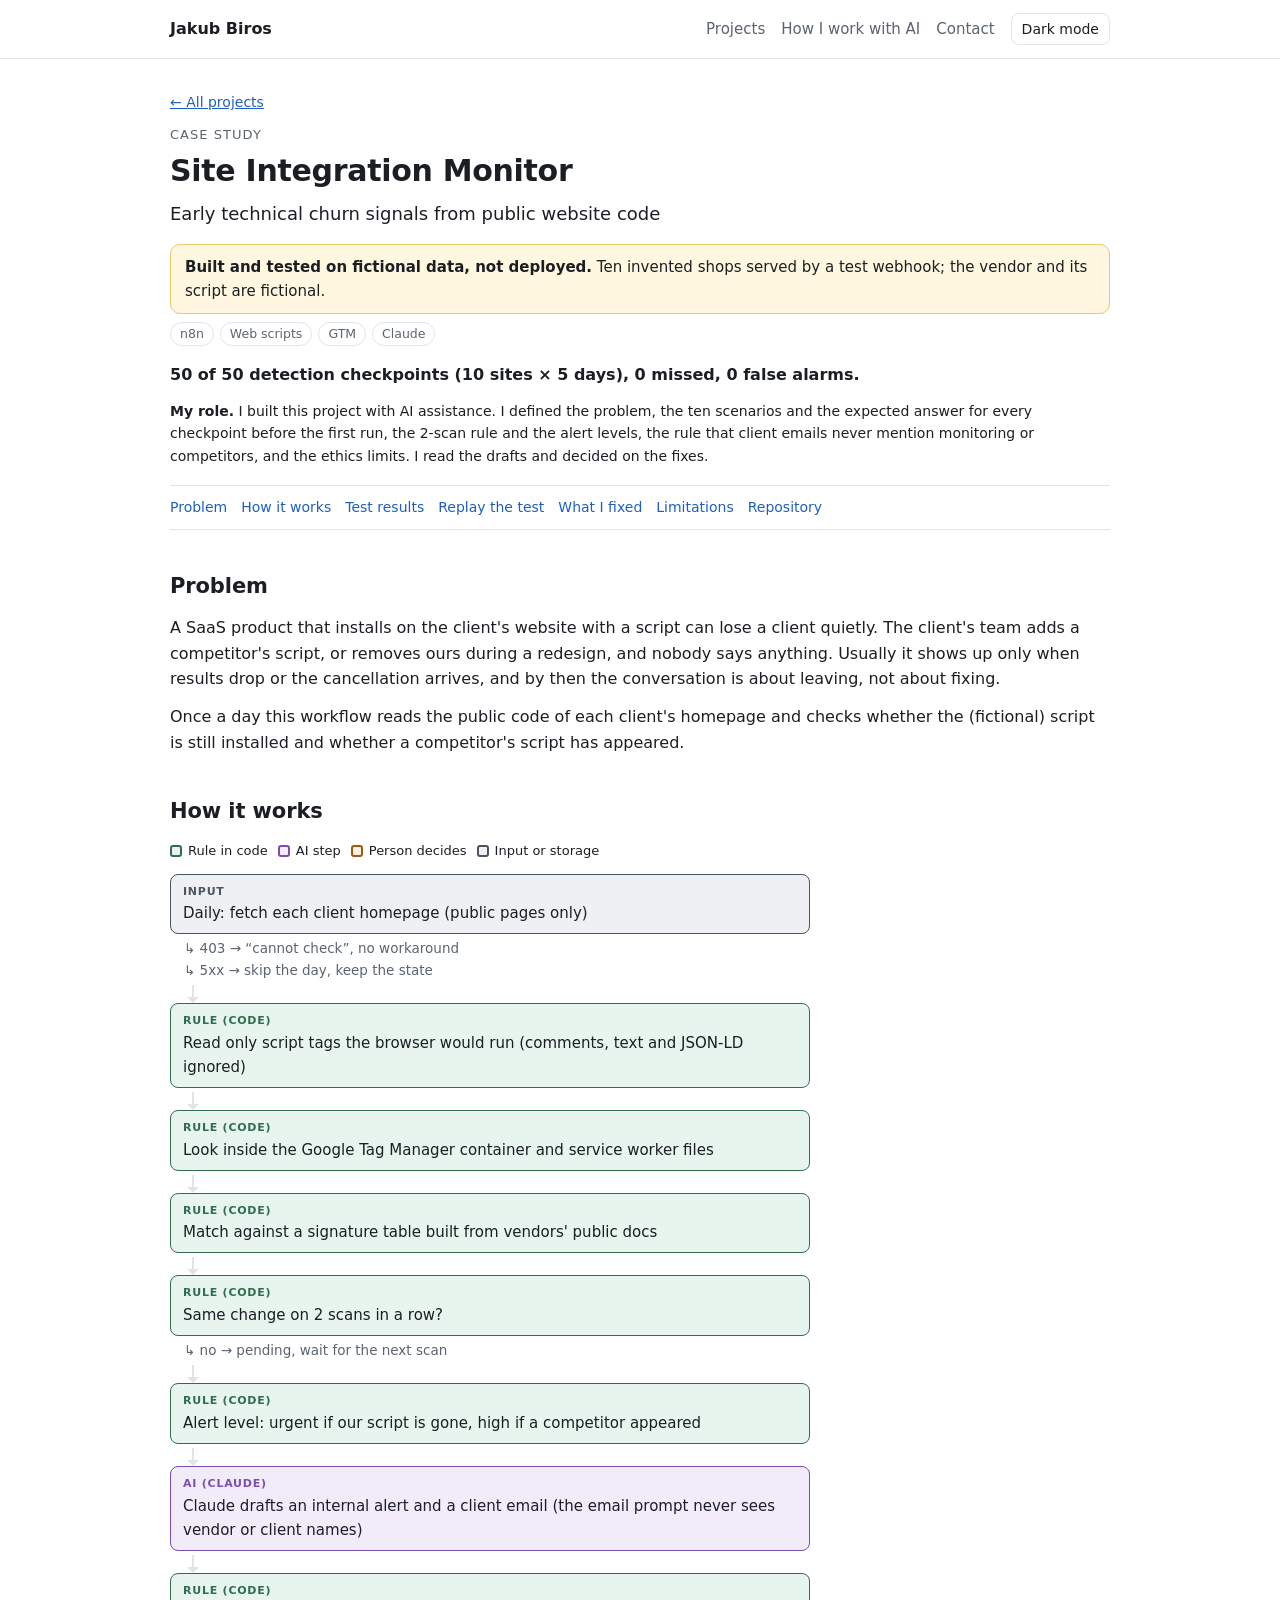
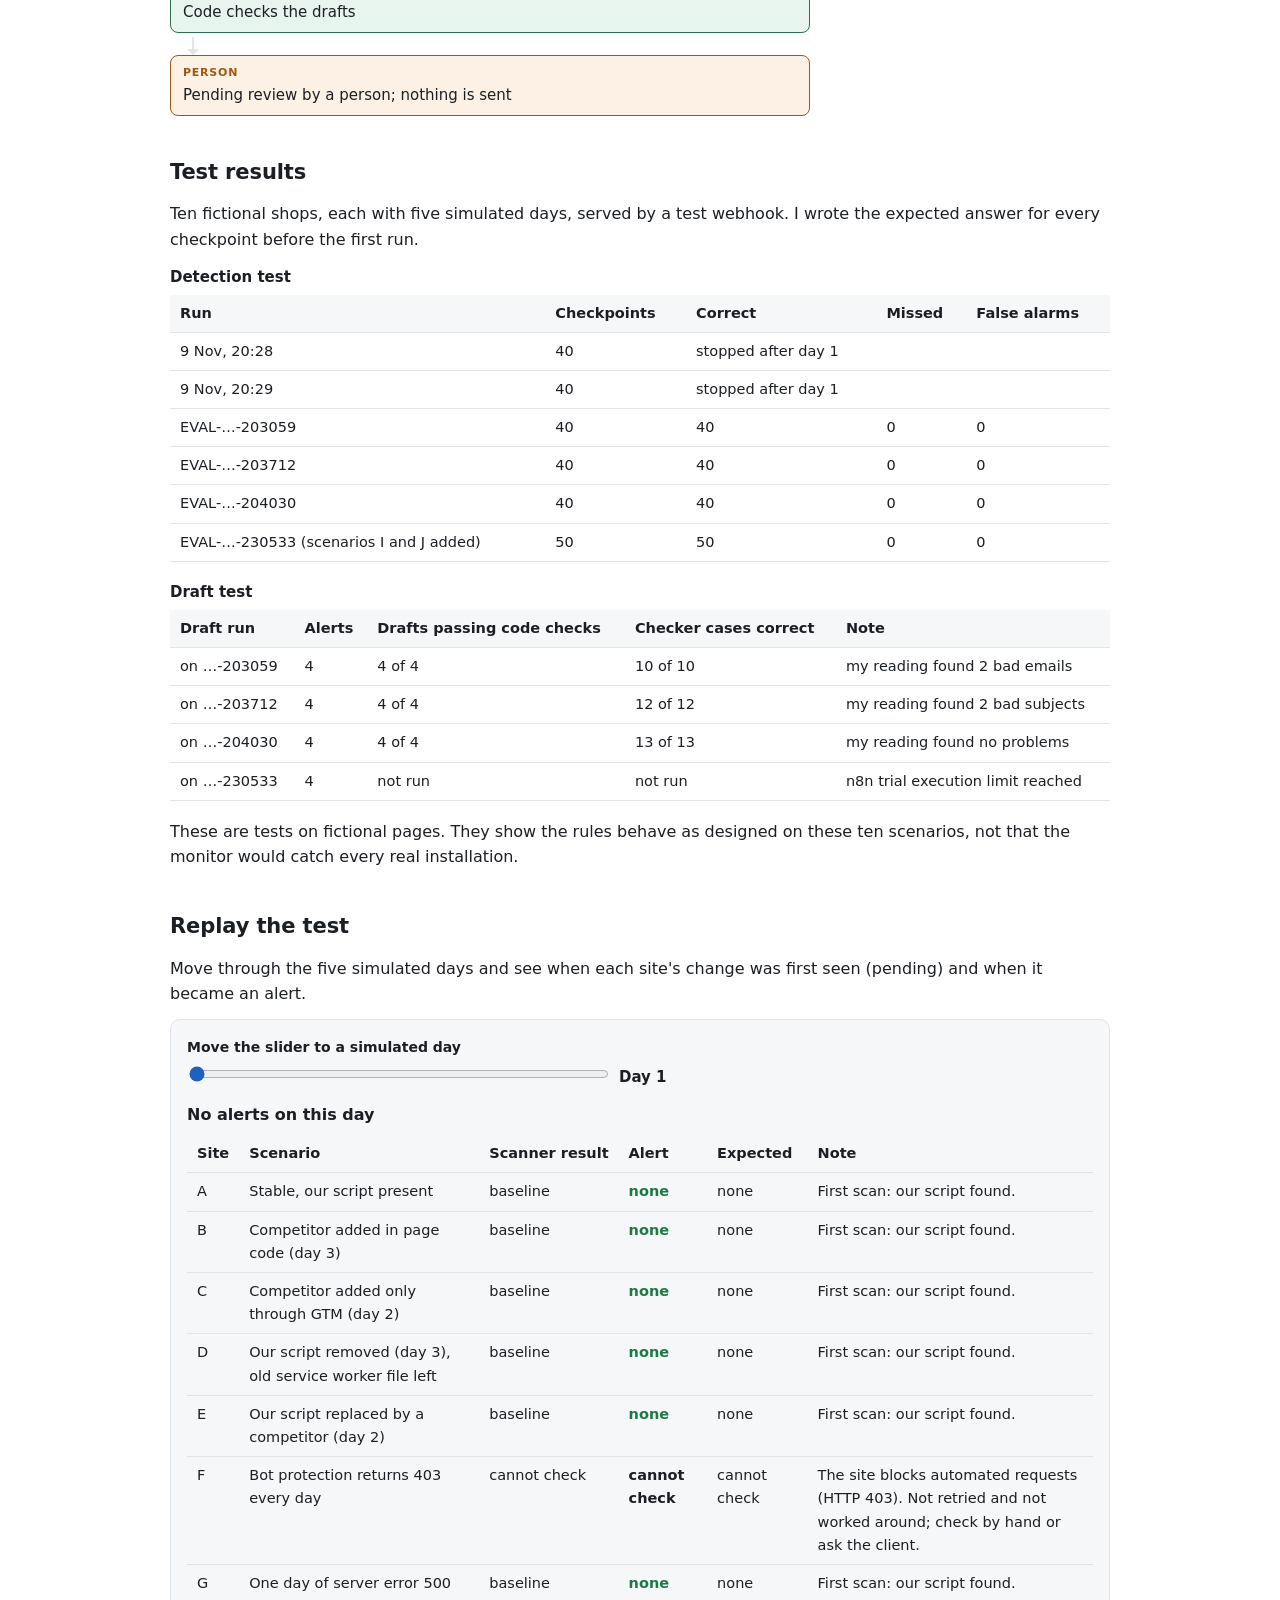
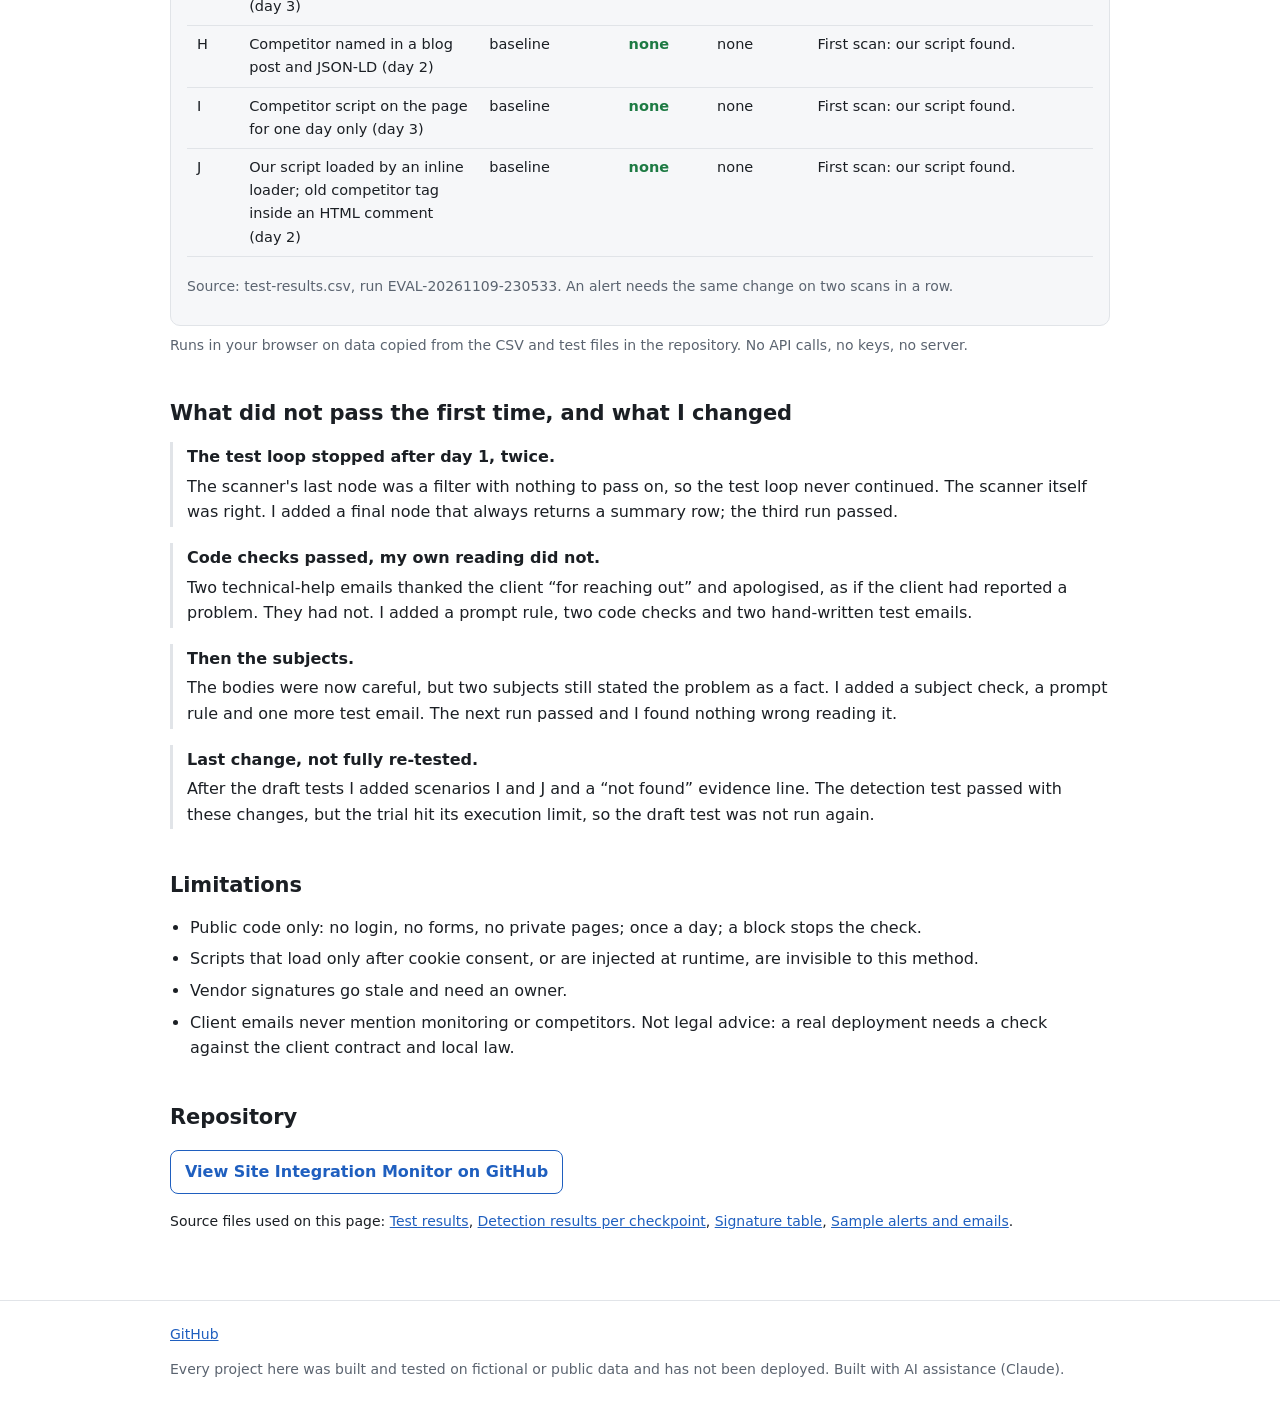
<file: projects/site-integration-monitor.html>
<!doctype html>
<html lang="en">
<head>
<meta charset="utf-8">
<meta name="viewport" content="width=device-width,initial-scale=1">
<title>Site Integration Monitor — Jakub Biros</title>
<meta name="description" content="A client&#x27;s team can remove the vendor&#x27;s script in a redesign or add a competitor&#x27;s, and nobody tells the vendor until results drop.">
<meta name="color-scheme" content="light dark">
<meta property="og:type" content="website">
<meta property="og:title" content="Site Integration Monitor — Jakub Biros">
<meta property="og:description" content="A client&#x27;s team can remove the vendor&#x27;s script in a redesign or add a competitor&#x27;s, and nobody tells the vendor until results drop.">
<meta property="og:image" content="https://kubabiros595-png.github.io/portfolio/assets/og.png">
<meta property="og:url" content="https://kubabiros595-png.github.io/portfolio/projects/site-integration-monitor.html">
<meta name="twitter:card" content="summary_large_image">
<link rel="icon" href="data:image/svg+xml,%3Csvg xmlns='http://www.w3.org/2000/svg' viewBox='0 0 32 32'%3E%3Crect width='32' height='32' rx='7' fill='%231f5fbf'/%3E%3Ctext x='16' y='22' font-family='Arial' font-size='15' font-weight='700' fill='white' text-anchor='middle'%3EJB%3C/text%3E%3C/svg%3E">
<script>try{var t=localStorage.getItem('theme');if(t==='light'||t==='dark')document.documentElement.setAttribute('data-theme',t)}catch(e){}</script>
<link rel="stylesheet" href="../assets/style.css">
</head>
<body>
<a class="skip" href="#content">Skip to content</a>
<header class="site"><div class="wrap">
<a class="brand" href="../index.html">Jakub Biros</a>
<nav class="main" aria-label="Main"><a href="../index.html#projects">Projects</a><a href="../how-i-work.html">How I work with AI</a><a href="../index.html#contact">Contact</a></nav>
<button id="theme" type="button" aria-label="Switch colour theme">Dark mode</button>
</div></header>
<main id="content"><div class="wrap">
<p class="crumb"><a href="../index.html#projects">← All projects</a></p><p class="kicker">Case study</p><h1>Site Integration Monitor</h1><p class="lead">Early technical churn signals from public website code</p><p class="banner"><strong>Built and tested on fictional data, not deployed.</strong> Ten invented shops served by a test webhook; the vendor and its script are fictional.</p><ul class="tags"><li>n8n</li><li>Web scripts</li><li>GTM</li><li>Claude</li></ul><p style="margin-top:16px" class="result">50 of 50 detection checkpoints (10 sites × 5 days), 0 missed, 0 false alarms.</p><p class="small"><strong>My role.</strong> I built this project with AI assistance. I defined the problem, the ten scenarios and the expected answer for every checkpoint before the first run, the 2-scan rule and the alert levels, the rule that client emails never mention monitoring or competitors, and the ethics limits. I read the drafts and decided on the fixes.</p><nav class="toc" aria-label="On this page"><a href="#problem">Problem</a><a href="#how">How it works</a><a href="#tests">Test results</a><a href="#replay">Replay the test</a><a href="#fixes">What I fixed</a><a href="#limits">Limitations</a><a href="#repo">Repository</a></nav><h2 id="problem">Problem</h2><p>A SaaS product that installs on the client's website with a script can lose a client quietly. The client's team adds a competitor's script, or removes ours during a redesign, and nobody says anything. Usually it shows up only when results drop or the cancellation arrives, and by then the conversation is about leaving, not about fixing.</p><p>Once a day this workflow reads the public code of each client's homepage and checks whether the (fictional) script is still installed and whether a competitor's script has appeared.</p><h2 id="how">How it works</h2><ul class="legend" aria-label="Legend"><li><span class="sw rule"></span>Rule in code</li><li><span class="sw ai"></span>AI step</li><li><span class="sw human"></span>Person decides</li><li><span class="sw io"></span>Input or storage</li></ul><ol class="flow"><li class="io"><div class="node"><span class="k">Input</span>Daily: fetch each client homepage (public pages only)</div><ul class="exits"><li>403 → “cannot check”, no workaround</li><li>5xx → skip the day, keep the state</li></ul></li><li class="rule"><div class="node"><span class="k">Rule (code)</span>Read only script tags the browser would run (comments, text and JSON-LD ignored)</div></li><li class="rule"><div class="node"><span class="k">Rule (code)</span>Look inside the Google Tag Manager container and service worker files</div></li><li class="rule"><div class="node"><span class="k">Rule (code)</span>Match against a signature table built from vendors' public docs</div></li><li class="rule"><div class="node"><span class="k">Rule (code)</span>Same change on 2 scans in a row?</div><ul class="exits"><li>no → pending, wait for the next scan</li></ul></li><li class="rule"><div class="node"><span class="k">Rule (code)</span>Alert level: urgent if our script is gone, high if a competitor appeared</div></li><li class="ai"><div class="node"><span class="k">AI (Claude)</span>Claude drafts an internal alert and a client email (the email prompt never sees vendor or client names)</div></li><li class="rule"><div class="node"><span class="k">Rule (code)</span>Code checks the drafts</div></li><li class="human"><div class="node"><span class="k">Person</span>Pending review by a person; nothing is sent</div></li></ol><h2 id="tests">Test results</h2><p>Ten fictional shops, each with five simulated days, served by a test webhook. I wrote the expected answer for every checkpoint before the first run.</p><div class="tbl"><table><caption>Detection test</caption><thead><tr><th scope="col">Run</th><th scope="col">Checkpoints</th><th scope="col">Correct</th><th scope="col">Missed</th><th scope="col">False alarms</th></tr></thead><tbody><tr><td class="num">9 Nov, 20:28</td><td class="num">40</td><td class="num">stopped after day 1</td><td class="num"></td><td class="num"></td></tr><tr><td class="num">9 Nov, 20:29</td><td class="num">40</td><td class="num">stopped after day 1</td><td class="num"></td><td class="num"></td></tr><tr><td class="num">EVAL-…-203059</td><td class="num">40</td><td class="num">40</td><td class="num">0</td><td class="num">0</td></tr><tr><td class="num">EVAL-…-203712</td><td class="num">40</td><td class="num">40</td><td class="num">0</td><td class="num">0</td></tr><tr><td class="num">EVAL-…-204030</td><td class="num">40</td><td class="num">40</td><td class="num">0</td><td class="num">0</td></tr><tr><td>EVAL-…-230533 (scenarios I and J added)</td><td class="num">50</td><td class="num">50</td><td class="num">0</td><td class="num">0</td></tr></tbody></table></div><div class="tbl"><table><caption>Draft test</caption><thead><tr><th scope="col">Draft run</th><th scope="col">Alerts</th><th scope="col">Drafts passing code checks</th><th scope="col">Checker cases correct</th><th scope="col">Note</th></tr></thead><tbody><tr><td class="num">on …-203059</td><td class="num">4</td><td class="num">4 of 4</td><td class="num">10 of 10</td><td>my reading found 2 bad emails</td></tr><tr><td class="num">on …-203712</td><td class="num">4</td><td class="num">4 of 4</td><td class="num">12 of 12</td><td>my reading found 2 bad subjects</td></tr><tr><td class="num">on …-204030</td><td class="num">4</td><td class="num">4 of 4</td><td class="num">13 of 13</td><td>my reading found no problems</td></tr><tr><td class="num">on …-230533</td><td class="num">4</td><td class="num">not run</td><td class="num">not run</td><td>n8n trial execution limit reached</td></tr></tbody></table></div><p>These are tests on fictional pages. They show the rules behave as designed on these ten scenarios, not that the monitor would catch every real installation.</p><h2 id="replay">Replay the test</h2><p>Move through the five simulated days and see when each site&#x27;s change was first seen (pending) and when it became an alert.</p><div class="replay" data-replay="slider"><label for="day">Move the slider to a simulated day</label><input id="day" type="range" step="1"><span class="daylbl" aria-live="polite"></span><div class="out"></div></div><p class="small muted">Runs in your browser on data copied from the CSV and test files in the repository. No API calls, no keys, no server.</p><script type="application/json" id="replay-data">{"steps": ["Day 1", "Day 2", "Day 3", "Day 4", "Day 5"], "cols": [["site", "Site"], ["scenario", "Scenario"], ["status", "Scanner result"], ["actual", "Alert", "lvl"], ["expected", "Expected"], ["note", "Note"]], "sumLabel": "Alerts on this day", "noneLabel": "No alerts on this day", "rows": [{"step": "Day 1", "site": "A", "scenario": "Stable, our script present", "status": "baseline", "actual": "none", "expected": "none", "note": "First scan: our script found."}, {"step": "Day 2", "site": "A", "scenario": "Stable, our script present", "status": "no change", "actual": "none", "expected": "none", "note": ""}, {"step": "Day 3", "site": "A", "scenario": "Stable, our script present", "status": "no change", "actual": "none", "expected": "none", "note": ""}, {"step": "Day 4", "site": "A", "scenario": "Stable, our script present", "status": "no change", "actual": "none", "expected": "none", "note": ""}, {"step": "Day 5", "site": "A", "scenario": "Stable, our script present", "status": "no change", "actual": "none", "expected": "none", "note": ""}, {"step": "Day 1", "site": "B", "scenario": "Competitor added in page code (day 3)", "status": "baseline", "actual": "none", "expected": "none", "note": "First scan: our script found."}, {"step": "Day 2", "site": "B", "scenario": "Competitor added in page code (day 3)", "status": "no change", "actual": "none", "expected": "none", "note": ""}, {"step": "Day 3", "site": "B", "scenario": "Competitor added in page code (day 3)", "status": "pending", "actual": "none", "expected": "none", "note": "competitor:PushEngage | Change seen once. Waiting for the next scan to confirm."}, {"step": "Day 4", "site": "B", "scenario": "Competitor added in page code (day 3)", "status": "alert", "actual": "high", "expected": "high", "note": "competitor:PushEngage | Confirmed on 2 scans in a row."}, {"step": "Day 5", "site": "B", "scenario": "Competitor added in page code (day 3)", "status": "no change", "actual": "none", "expected": "none", "note": ""}, {"step": "Day 1", "site": "C", "scenario": "Competitor added only through GTM (day 2)", "status": "baseline", "actual": "none", "expected": "none", "note": "First scan: our script found."}, {"step": "Day 2", "site": "C", "scenario": "Competitor added only through GTM (day 2)", "status": "pending", "actual": "none", "expected": "none", "note": "competitor:OneSignal | Change seen once. Waiting for the next scan to confirm."}, {"step": "Day 3", "site": "C", "scenario": "Competitor added only through GTM (day 2)", "status": "alert", "actual": "high", "expected": "high", "note": "competitor:OneSignal | Confirmed on 2 scans in a row."}, {"step": "Day 4", "site": "C", "scenario": "Competitor added only through GTM (day 2)", "status": "no change", "actual": "none", "expected": "none", "note": ""}, {"step": "Day 5", "site": "C", "scenario": "Competitor added only through GTM (day 2)", "status": "no change", "actual": "none", "expected": "none", "note": ""}, {"step": "Day 1", "site": "D", "scenario": "Our script removed (day 3), old service worker file left", "status": "baseline", "actual": "none", "expected": "none", "note": "First scan: our script found."}, {"step": "Day 2", "site": "D", "scenario": "Our script removed (day 3), old service worker file left", "status": "no change", "actual": "none", "expected": "none", "note": ""}, {"step": "Day 3", "site": "D", "scenario": "Our script removed (day 3), old service worker file left", "status": "pending", "actual": "none", "expected": "none", "note": "ours_missing | Change seen once. Waiting for the next scan to confirm. Notes: our service worker file is still on the server, but no page loads our script."}, {"step": "Day 4", "site": "D", "scenario": "Our script removed (day 3), old service worker file left", "status": "alert", "actual": "urgent", "expected": "urgent", "note": "ours_missing | Confirmed on 2 scans in a row. Notes: our service worker file is still on the server, but no page loads our script."}, {"step": "Day 5", "site": "D", "scenario": "Our script removed (day 3), old service worker file left", "status": "no change", "actual": "none", "expected": "none", "note": "Notes: our service worker file is still on the server, but no page loads our script."}, {"step": "Day 1", "site": "E", "scenario": "Our script replaced by a competitor (day 2)", "status": "baseline", "actual": "none", "expected": "none", "note": "First scan: our script found."}, {"step": "Day 2", "site": "E", "scenario": "Our script replaced by a competitor (day 2)", "status": "pending", "actual": "none", "expected": "none", "note": "competitor:Pushwoosh|ours_missing | Change seen once. Waiting for the next scan to confirm."}, {"step": "Day 3", "site": "E", "scenario": "Our script replaced by a competitor (day 2)", "status": "alert", "actual": "urgent", "expected": "urgent", "note": "competitor:Pushwoosh|ours_missing | Confirmed on 2 scans in a row."}, {"step": "Day 4", "site": "E", "scenario": "Our script replaced by a competitor (day 2)", "status": "no change", "actual": "none", "expected": "none", "note": ""}, {"step": "Day 5", "site": "E", "scenario": "Our script replaced by a competitor (day 2)", "status": "no change", "actual": "none", "expected": "none", "note": ""}, {"step": "Day 1", "site": "F", "scenario": "Bot protection returns 403 every day", "status": "cannot check", "actual": "cannot check", "expected": "cannot check", "note": "The site blocks automated requests (HTTP 403). Not retried and not worked around; check by hand or ask the client."}, {"step": "Day 2", "site": "F", "scenario": "Bot protection returns 403 every day", "status": "cannot check", "actual": "cannot check", "expected": "cannot check", "note": "The site blocks automated requests (HTTP 403). Not retried and not worked around; check by hand or ask the client."}, {"step": "Day 3", "site": "F", "scenario": "Bot protection returns 403 every day", "status": "cannot check", "actual": "cannot check", "expected": "cannot check", "note": "The site blocks automated requests (HTTP 403). Not retried and not worked around; check by hand or ask the client."}, {"step": "Day 4", "site": "F", "scenario": "Bot protection returns 403 every day", "status": "cannot check", "actual": "cannot check", "expected": "cannot check", "note": "The site blocks automated requests (HTTP 403). Not retried and not worked around; check by hand or ask the client."}, {"step": "Day 5", "site": "F", "scenario": "Bot protection returns 403 every day", "status": "cannot check", "actual": "cannot check", "expected": "cannot check", "note": "The site blocks automated requests (HTTP 403). Not retried and not worked around; check by hand or ask the client."}, {"step": "Day 1", "site": "G", "scenario": "One day of server error 500 (day 3)", "status": "baseline", "actual": "none", "expected": "none", "note": "First scan: our script found."}, {"step": "Day 2", "site": "G", "scenario": "One day of server error 500 (day 3)", "status": "no change", "actual": "none", "expected": "none", "note": ""}, {"step": "Day 3", "site": "G", "scenario": "One day of server error 500 (day 3)", "status": "error skipped", "actual": "none", "expected": "none", "note": "HTTP 500: day skipped, previous state and pending change kept."}, {"step": "Day 4", "site": "G", "scenario": "One day of server error 500 (day 3)", "status": "no change", "actual": "none", "expected": "none", "note": ""}, {"step": "Day 5", "site": "G", "scenario": "One day of server error 500 (day 3)", "status": "no change", "actual": "none", "expected": "none", "note": ""}, {"step": "Day 1", "site": "H", "scenario": "Competitor named in a blog post and JSON-LD (day 2)", "status": "baseline", "actual": "none", "expected": "none", "note": "First scan: our script found."}, {"step": "Day 2", "site": "H", "scenario": "Competitor named in a blog post and JSON-LD (day 2)", "status": "no change", "actual": "none", "expected": "none", "note": ""}, {"step": "Day 3", "site": "H", "scenario": "Competitor named in a blog post and JSON-LD (day 2)", "status": "no change", "actual": "none", "expected": "none", "note": ""}, {"step": "Day 4", "site": "H", "scenario": "Competitor named in a blog post and JSON-LD (day 2)", "status": "no change", "actual": "none", "expected": "none", "note": ""}, {"step": "Day 5", "site": "H", "scenario": "Competitor named in a blog post and JSON-LD (day 2)", "status": "no change", "actual": "none", "expected": "none", "note": ""}, {"step": "Day 1", "site": "I", "scenario": "Competitor script on the page for one day only (day 3)", "status": "baseline", "actual": "none", "expected": "none", "note": "First scan: our script found."}, {"step": "Day 2", "site": "I", "scenario": "Competitor script on the page for one day only (day 3)", "status": "no change", "actual": "none", "expected": "none", "note": ""}, {"step": "Day 3", "site": "I", "scenario": "Competitor script on the page for one day only (day 3)", "status": "pending", "actual": "none", "expected": "none", "note": "competitor:Webpushr | Change seen once. Waiting for the next scan to confirm."}, {"step": "Day 4", "site": "I", "scenario": "Competitor script on the page for one day only (day 3)", "status": "no change", "actual": "none", "expected": "none", "note": ""}, {"step": "Day 5", "site": "I", "scenario": "Competitor script on the page for one day only (day 3)", "status": "no change", "actual": "none", "expected": "none", "note": ""}, {"step": "Day 1", "site": "J", "scenario": "Our script loaded by an inline loader; old competitor tag inside an HTML comment (day 2)", "status": "baseline", "actual": "none", "expected": "none", "note": "First scan: our script found."}, {"step": "Day 2", "site": "J", "scenario": "Our script loaded by an inline loader; old competitor tag inside an HTML comment (day 2)", "status": "no change", "actual": "none", "expected": "none", "note": ""}, {"step": "Day 3", "site": "J", "scenario": "Our script loaded by an inline loader; old competitor tag inside an HTML comment (day 2)", "status": "no change", "actual": "none", "expected": "none", "note": ""}, {"step": "Day 4", "site": "J", "scenario": "Our script loaded by an inline loader; old competitor tag inside an HTML comment (day 2)", "status": "no change", "actual": "none", "expected": "none", "note": ""}, {"step": "Day 5", "site": "J", "scenario": "Our script loaded by an inline loader; old competitor tag inside an HTML comment (day 2)", "status": "no change", "actual": "none", "expected": "none", "note": ""}], "note": "Source: test-results.csv, run EVAL-20261109-230533. An alert needs the same change on two scans in a row."}</script><h2 id="fixes">What did not pass the first time, and what I changed</h2><div class="fix"><h3>The test loop stopped after day 1, twice.</h3><p>The scanner's last node was a filter with nothing to pass on, so the test loop never continued. The scanner itself was right. I added a final node that always returns a summary row; the third run passed.</p></div><div class="fix"><h3>Code checks passed, my own reading did not.</h3><p>Two technical-help emails thanked the client “for reaching out” and apologised, as if the client had reported a problem. They had not. I added a prompt rule, two code checks and two hand-written test emails.</p></div><div class="fix"><h3>Then the subjects.</h3><p>The bodies were now careful, but two subjects still stated the problem as a fact. I added a subject check, a prompt rule and one more test email. The next run passed and I found nothing wrong reading it.</p></div><div class="fix"><h3>Last change, not fully re-tested.</h3><p>After the draft tests I added scenarios I and J and a “not found” evidence line. The detection test passed with these changes, but the trial hit its execution limit, so the draft test was not run again.</p></div><h2 id="limits">Limitations</h2><ul class="plain"><li>Public code only: no login, no forms, no private pages; once a day; a block stops the check.</li><li>Scripts that load only after cookie consent, or are injected at runtime, are invisible to this method.</li><li>Vendor signatures go stale and need an owner.</li><li>Client emails never mention monitoring or competitors. Not legal advice: a real deployment needs a check against the client contract and local law.</li></ul><h2 id="repo">Repository</h2><p><a class="repo" href="https://github.com/kubabiros595-png/site-integration-monitor">View Site Integration Monitor on GitHub</a></p><p class="small">Source files used on this page: <a href="https://github.com/kubabiros595-png/site-integration-monitor/blob/main/test-results.md">Test results</a>, <a href="https://github.com/kubabiros595-png/site-integration-monitor/blob/main/test-results.csv">Detection results per checkpoint</a>, <a href="https://github.com/kubabiros595-png/site-integration-monitor/blob/main/signatures.csv">Signature table</a>, <a href="https://github.com/kubabiros595-png/site-integration-monitor/blob/main/sample-results.md">Sample alerts and emails</a>.</p></div></main>
<footer class="site"><div class="wrap">
<p><a href="https://github.com/kubabiros595-png" rel="me">GitHub</a></p>
<p>Every project here was built and tested on fictional or public data and has not been deployed. Built with AI assistance (Claude).</p>
</div></footer>
<script src="../assets/app.js" defer></script>
</body></html>
</file>
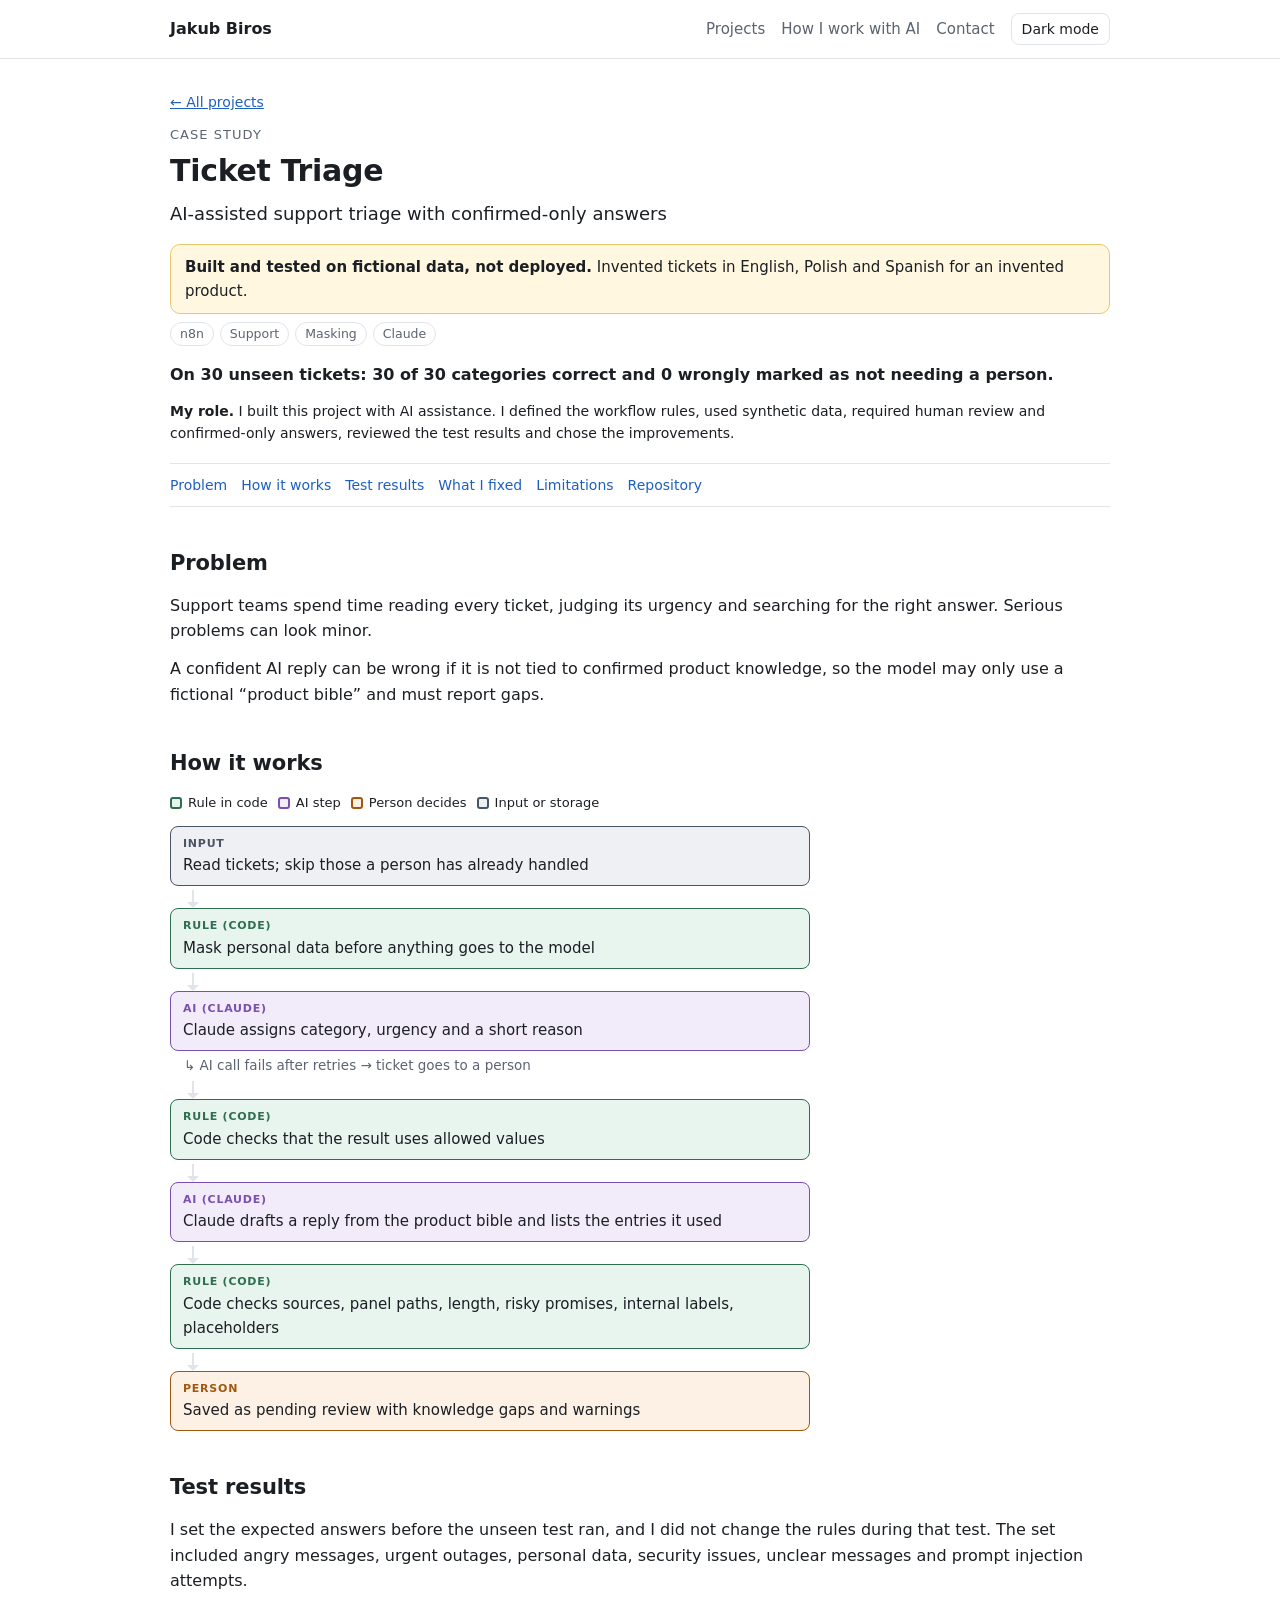
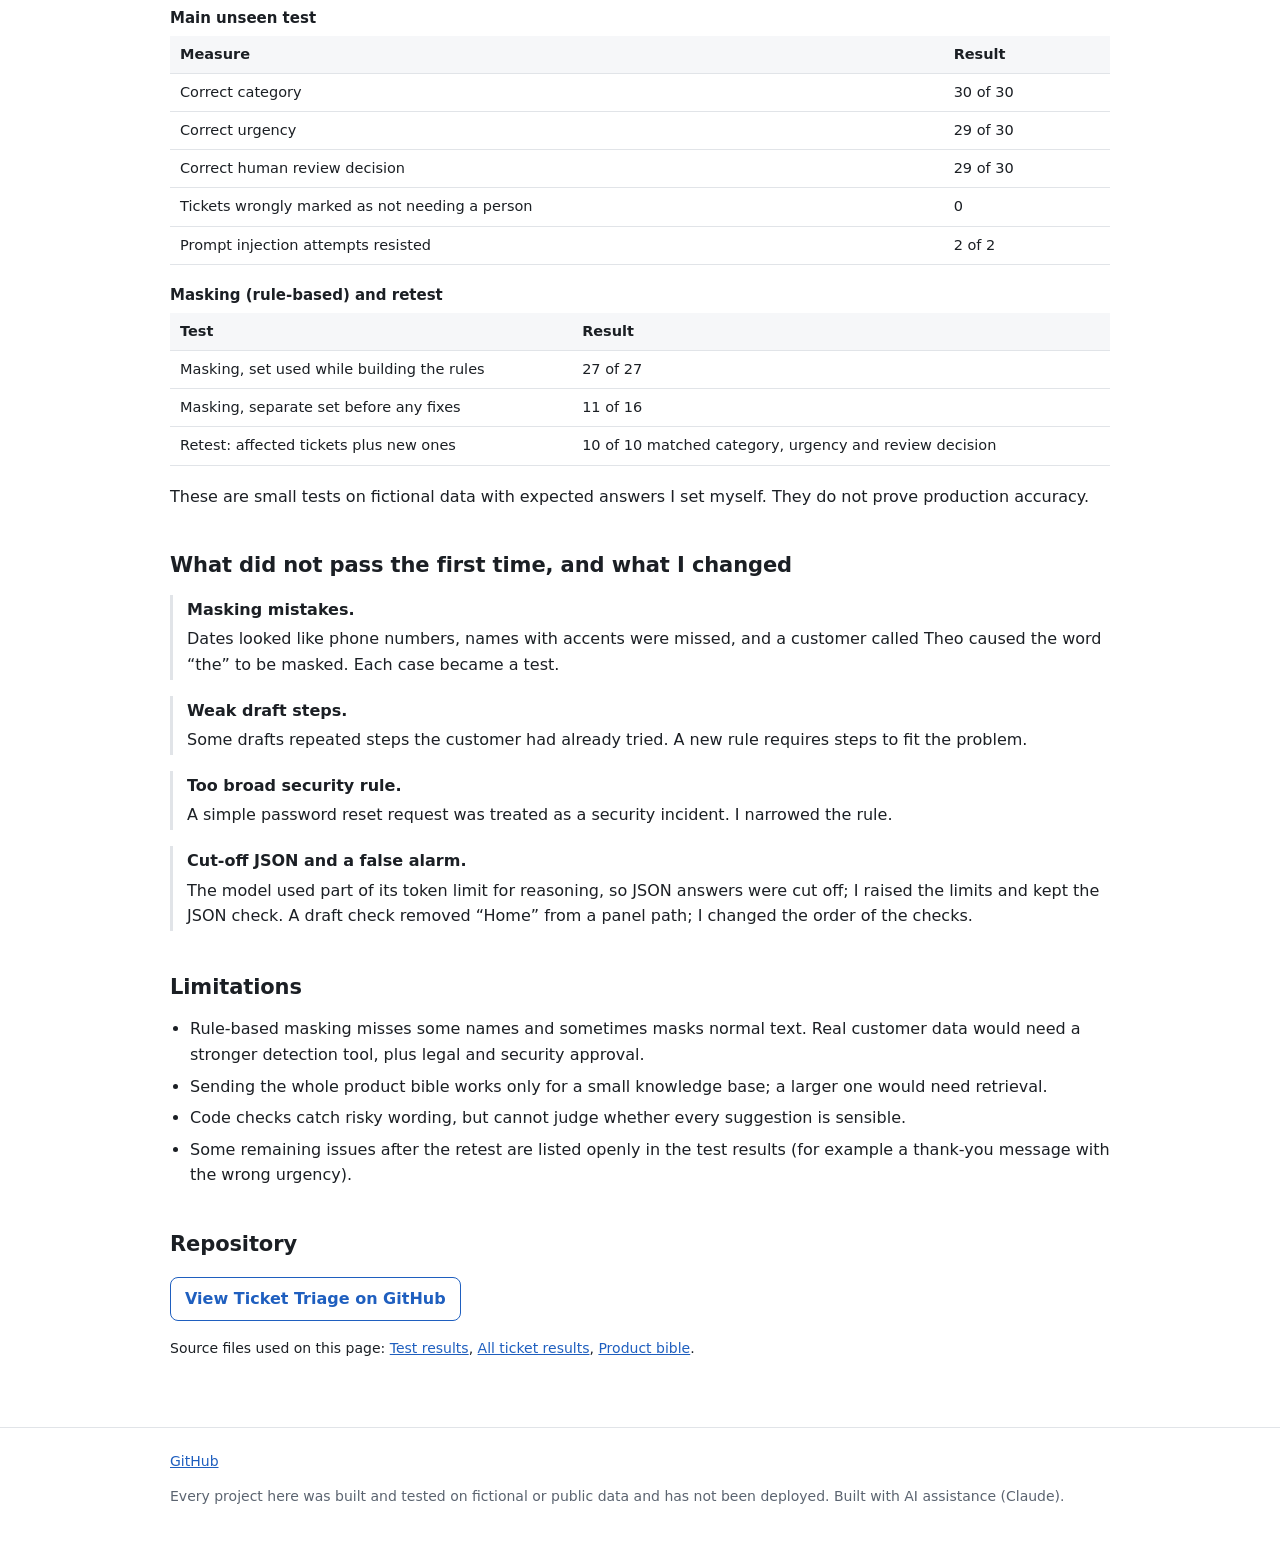
<file: projects/ticket-triage.html>
<!doctype html>
<html lang="en">
<head>
<meta charset="utf-8">
<meta name="viewport" content="width=device-width,initial-scale=1">
<title>Ticket Triage — Jakub Biros</title>
<meta name="description" content="Serious support problems can look minor, and a confident AI reply is risky if it isn&#x27;t tied to confirmed product knowledge.">
<meta name="color-scheme" content="light dark">
<meta property="og:type" content="website">
<meta property="og:title" content="Ticket Triage — Jakub Biros">
<meta property="og:description" content="Serious support problems can look minor, and a confident AI reply is risky if it isn&#x27;t tied to confirmed product knowledge.">
<meta property="og:image" content="https://kubabiros595-png.github.io/portfolio/assets/og.png">
<meta property="og:url" content="https://kubabiros595-png.github.io/portfolio/projects/ticket-triage.html">
<meta name="twitter:card" content="summary_large_image">
<link rel="icon" href="data:image/svg+xml,%3Csvg xmlns='http://www.w3.org/2000/svg' viewBox='0 0 32 32'%3E%3Crect width='32' height='32' rx='7' fill='%231f5fbf'/%3E%3Ctext x='16' y='22' font-family='Arial' font-size='15' font-weight='700' fill='white' text-anchor='middle'%3EJB%3C/text%3E%3C/svg%3E">
<script>try{var t=localStorage.getItem('theme');if(t==='light'||t==='dark')document.documentElement.setAttribute('data-theme',t)}catch(e){}</script>
<link rel="stylesheet" href="../assets/style.css">
</head>
<body>
<a class="skip" href="#content">Skip to content</a>
<header class="site"><div class="wrap">
<a class="brand" href="../index.html">Jakub Biros</a>
<nav class="main" aria-label="Main"><a href="../index.html#projects">Projects</a><a href="../how-i-work.html">How I work with AI</a><a href="../index.html#contact">Contact</a></nav>
<button id="theme" type="button" aria-label="Switch colour theme">Dark mode</button>
</div></header>
<main id="content"><div class="wrap">
<p class="crumb"><a href="../index.html#projects">← All projects</a></p><p class="kicker">Case study</p><h1>Ticket Triage</h1><p class="lead">AI-assisted support triage with confirmed-only answers</p><p class="banner"><strong>Built and tested on fictional data, not deployed.</strong> Invented tickets in English, Polish and Spanish for an invented product.</p><ul class="tags"><li>n8n</li><li>Support</li><li>Masking</li><li>Claude</li></ul><p style="margin-top:16px" class="result">On 30 unseen tickets: 30 of 30 categories correct and 0 wrongly marked as not needing a person.</p><p class="small"><strong>My role.</strong> I built this project with AI assistance. I defined the workflow rules, used synthetic data, required human review and confirmed-only answers, reviewed the test results and chose the improvements.</p><nav class="toc" aria-label="On this page"><a href="#problem">Problem</a><a href="#how">How it works</a><a href="#tests">Test results</a><a href="#fixes">What I fixed</a><a href="#limits">Limitations</a><a href="#repo">Repository</a></nav><h2 id="problem">Problem</h2><p>Support teams spend time reading every ticket, judging its urgency and searching for the right answer. Serious problems can look minor.</p><p>A confident AI reply can be wrong if it is not tied to confirmed product knowledge, so the model may only use a fictional “product bible” and must report gaps.</p><h2 id="how">How it works</h2><ul class="legend" aria-label="Legend"><li><span class="sw rule"></span>Rule in code</li><li><span class="sw ai"></span>AI step</li><li><span class="sw human"></span>Person decides</li><li><span class="sw io"></span>Input or storage</li></ul><ol class="flow"><li class="io"><div class="node"><span class="k">Input</span>Read tickets; skip those a person has already handled</div></li><li class="rule"><div class="node"><span class="k">Rule (code)</span>Mask personal data before anything goes to the model</div></li><li class="ai"><div class="node"><span class="k">AI (Claude)</span>Claude assigns category, urgency and a short reason</div><ul class="exits"><li>AI call fails after retries → ticket goes to a person</li></ul></li><li class="rule"><div class="node"><span class="k">Rule (code)</span>Code checks that the result uses allowed values</div></li><li class="ai"><div class="node"><span class="k">AI (Claude)</span>Claude drafts a reply from the product bible and lists the entries it used</div></li><li class="rule"><div class="node"><span class="k">Rule (code)</span>Code checks sources, panel paths, length, risky promises, internal labels, placeholders</div></li><li class="human"><div class="node"><span class="k">Person</span>Saved as pending review with knowledge gaps and warnings</div></li></ol><h2 id="tests">Test results</h2><p>I set the expected answers before the unseen test ran, and I did not change the rules during that test. The set included angry messages, urgent outages, personal data, security issues, unclear messages and prompt injection attempts.</p><div class="tbl"><table><caption>Main unseen test</caption><thead><tr><th scope="col">Measure</th><th scope="col">Result</th></tr></thead><tbody><tr><td class="num">Correct category</td><td class="num">30 of 30</td></tr><tr><td class="num">Correct urgency</td><td class="num">29 of 30</td></tr><tr><td>Correct human review decision</td><td class="num">29 of 30</td></tr><tr><td>Tickets wrongly marked as not needing a person</td><td class="num">0</td></tr><tr><td>Prompt injection attempts resisted</td><td class="num">2 of 2</td></tr></tbody></table></div><div class="tbl"><table><caption>Masking (rule-based) and retest</caption><thead><tr><th scope="col">Test</th><th scope="col">Result</th></tr></thead><tbody><tr><td>Masking, set used while building the rules</td><td class="num">27 of 27</td></tr><tr><td>Masking, separate set before any fixes</td><td class="num">11 of 16</td></tr><tr><td>Retest: affected tickets plus new ones</td><td>10 of 10 matched category, urgency and review decision</td></tr></tbody></table></div><p>These are small tests on fictional data with expected answers I set myself. They do not prove production accuracy.</p><h2 id="fixes">What did not pass the first time, and what I changed</h2><div class="fix"><h3>Masking mistakes.</h3><p>Dates looked like phone numbers, names with accents were missed, and a customer called Theo caused the word “the” to be masked. Each case became a test.</p></div><div class="fix"><h3>Weak draft steps.</h3><p>Some drafts repeated steps the customer had already tried. A new rule requires steps to fit the problem.</p></div><div class="fix"><h3>Too broad security rule.</h3><p>A simple password reset request was treated as a security incident. I narrowed the rule.</p></div><div class="fix"><h3>Cut-off JSON and a false alarm.</h3><p>The model used part of its token limit for reasoning, so JSON answers were cut off; I raised the limits and kept the JSON check. A draft check removed “Home” from a panel path; I changed the order of the checks.</p></div><h2 id="limits">Limitations</h2><ul class="plain"><li>Rule-based masking misses some names and sometimes masks normal text. Real customer data would need a stronger detection tool, plus legal and security approval.</li><li>Sending the whole product bible works only for a small knowledge base; a larger one would need retrieval.</li><li>Code checks catch risky wording, but cannot judge whether every suggestion is sensible.</li><li>Some remaining issues after the retest are listed openly in the test results (for example a thank-you message with the wrong urgency).</li></ul><h2 id="repo">Repository</h2><p><a class="repo" href="https://github.com/kubabiros595-png/ticket-triage">View Ticket Triage on GitHub</a></p><p class="small">Source files used on this page: <a href="https://github.com/kubabiros595-png/ticket-triage/blob/main/test-results.md">Test results</a>, <a href="https://github.com/kubabiros595-png/ticket-triage/blob/main/ticket-triage-results.csv">All ticket results</a>, <a href="https://github.com/kubabiros595-png/ticket-triage/blob/main/product_bible.csv">Product bible</a>.</p></div></main>
<footer class="site"><div class="wrap">
<p><a href="https://github.com/kubabiros595-png" rel="me">GitHub</a></p>
<p>Every project here was built and tested on fictional or public data and has not been deployed. Built with AI assistance (Claude).</p>
</div></footer>
<script src="../assets/app.js" defer></script>
</body></html>
</file>
<file: assets/style.css>
:root{
  --bg:#ffffff;--bg2:#f6f7f9;--fg:#1b1f24;--muted:#5b6470;--line:#e1e4e8;--accent:#1f5fbf;--accent-bg:#eaf1fc;
  --rule:#2f6f4f;--rule-bg:#e8f4ee;--ai:#7a4fb0;--ai-bg:#f2ecfa;--human:#a1580e;--human-bg:#fcf1e4;--store:#4a5563;--store-bg:#eef0f3;
  --ok:#1d7a43;--bad:#b3261e;--warn-bg:#fff7e0;--warn-line:#e7c86b;
  --radius:10px;--max:980px;
  color-scheme:light;
}
@media (prefers-color-scheme:dark){:root:not([data-theme="light"]){
  --bg:#111418;--bg2:#181c21;--fg:#e7eaee;--muted:#9aa4b0;--line:#2a3038;--accent:#7fb0ff;--accent-bg:#1a2638;
  --rule:#7fd1a5;--rule-bg:#16271f;--ai:#c4a3f0;--ai-bg:#221a2e;--human:#f0b874;--human-bg:#2b2014;--store:#b4bdc8;--store-bg:#1e232a;
  --ok:#6fd49a;--bad:#ff8a80;--warn-bg:#2a2412;--warn-line:#6b5a22;color-scheme:dark}}
:root[data-theme="dark"]{
  --bg:#111418;--bg2:#181c21;--fg:#e7eaee;--muted:#9aa4b0;--line:#2a3038;--accent:#7fb0ff;--accent-bg:#1a2638;
  --rule:#7fd1a5;--rule-bg:#16271f;--ai:#c4a3f0;--ai-bg:#221a2e;--human:#f0b874;--human-bg:#2b2014;--store:#b4bdc8;--store-bg:#1e232a;
  --ok:#6fd49a;--bad:#ff8a80;--warn-bg:#2a2412;--warn-line:#6b5a22;color-scheme:dark}
*{box-sizing:border-box}
html{-webkit-text-size-adjust:100%}
body{margin:0;background:var(--bg);color:var(--fg);font:16px/1.6 system-ui,-apple-system,"Segoe UI",Roboto,"Helvetica Neue",Arial,sans-serif}
a{color:var(--accent)}
a:focus-visible,button:focus-visible,select:focus-visible,input:focus-visible{outline:2px solid var(--accent);outline-offset:2px}
.wrap{max-width:var(--max);margin:0 auto;padding:0 20px}
header.site{border-bottom:1px solid var(--line);background:var(--bg)}
header.site .wrap{display:flex;align-items:center;gap:16px;min-height:58px;flex-wrap:wrap}
.brand{font-weight:650;text-decoration:none;color:var(--fg);margin-right:auto}
nav.main a{color:var(--muted);text-decoration:none;margin-left:16px;font-size:15px}
nav.main a:hover,nav.main a[aria-current="page"]{color:var(--fg)}
#theme{background:none;border:1px solid var(--line);color:var(--fg);border-radius:8px;padding:4px 10px;font:inherit;font-size:14px;cursor:pointer}
main{padding:32px 0 56px}
h1{font-size:30px;line-height:1.25;margin:0 0 10px;letter-spacing:-.01em}
h2{font-size:21px;margin:40px 0 12px;letter-spacing:-.005em}
h3{font-size:17px;margin:22px 0 8px}
p{margin:0 0 12px}
.lead{font-size:18px;color:var(--fg);max-width:720px}
.muted{color:var(--muted)}
.small{font-size:14px}
.banner{border:1px solid var(--warn-line);background:var(--warn-bg);border-radius:var(--radius);padding:10px 14px;margin:16px 0 8px;font-size:15px}
.banner strong{font-weight:650}
.tags{display:flex;flex-wrap:wrap;gap:6px;margin:8px 0 0;padding:0;list-style:none}
.tags li{font-size:12.5px;border:1px solid var(--line);border-radius:999px;padding:1px 9px;color:var(--muted)}
.featured{display:grid;gap:16px;grid-template-columns:repeat(auto-fit,minmax(270px,1fr))}
.grid{display:grid;gap:14px;grid-template-columns:repeat(auto-fit,minmax(250px,1fr))}
.card{border:1px solid var(--line);border-radius:var(--radius);padding:18px;background:var(--bg);display:flex;flex-direction:column}
.featured .card{background:var(--bg2);border-width:1px}
.card h3{margin:0 0 6px;font-size:18px}
.card h3 a{color:var(--fg);text-decoration:none}
.card h3 a:hover{text-decoration:underline}
.card .lbl{font-size:12px;text-transform:uppercase;letter-spacing:.06em;color:var(--muted);margin:10px 0 2px}
.card p{margin:0;font-size:15px}
.card .links{margin-top:auto;padding-top:14px;font-size:14px;display:flex;gap:14px;flex-wrap:wrap}
.result{font-weight:550}
.kicker{font-size:13px;text-transform:uppercase;letter-spacing:.08em;color:var(--muted);margin:0 0 6px}
/* flow diagram */
.legend{display:flex;flex-wrap:wrap;gap:10px;margin:0 0 12px;padding:0;list-style:none;font-size:13px}
.legend li{display:flex;align-items:center;gap:6px}
.sw{width:12px;height:12px;border-radius:3px;display:inline-block;border:2px solid}
.flow{list-style:none;margin:0;padding:0;max-width:640px}
.flow>li{position:relative;padding-bottom:22px}
.flow>li:last-child{padding-bottom:0}
.flow>li:not(:last-child)::after{content:"";position:absolute;left:22px;bottom:4px;height:14px;border-left:2px solid var(--line)}
.flow>li:not(:last-child)::before{content:"";position:absolute;left:17px;bottom:0;border:6px solid transparent;border-top-color:var(--line);border-bottom:0}
.node{border:1.5px solid;border-radius:8px;padding:8px 12px;font-size:15px}
.node .k{font-size:11px;text-transform:uppercase;letter-spacing:.07em;font-weight:650;display:block;margin-bottom:1px}
.rule .node{border-color:var(--rule);background:var(--rule-bg)} .rule .k{color:var(--rule)}
.ai .node{border-color:var(--ai);background:var(--ai-bg)} .ai .k{color:var(--ai)}
.human .node{border-color:var(--human);background:var(--human-bg)} .human .k{color:var(--human)}
.io .node,.store .node{border-color:var(--store);background:var(--store-bg)} .io .k,.store .k{color:var(--store)}
.exits{list-style:none;margin:4px 0 0 14px;padding:0;font-size:13.5px;color:var(--muted)}
.exits li::before{content:"↳ ";}
.sw.rule{border-color:var(--rule);background:var(--rule-bg)}.sw.ai{border-color:var(--ai);background:var(--ai-bg)}.sw.human{border-color:var(--human);background:var(--human-bg)}.sw.io{border-color:var(--store);background:var(--store-bg)}
/* tables */
.tbl{overflow-x:auto;margin:8px 0 18px;-webkit-overflow-scrolling:touch}
table{border-collapse:collapse;width:100%;font-size:14.5px}
caption{text-align:left;font-weight:600;padding:0 0 6px;font-size:15px}
th,td{border-bottom:1px solid var(--line);padding:7px 10px;text-align:left;vertical-align:top}
th{font-weight:600;background:var(--bg2);white-space:nowrap}
td.num{white-space:nowrap}
.fix{border-left:3px solid var(--line);padding:2px 0 2px 14px;margin:0 0 16px}
.fix h3{margin:0 0 4px;font-size:16px}
.fix p{margin:0;color:var(--fg)}
ul.plain{padding-left:20px;margin:0 0 12px}
ul.plain li{margin:0 0 6px}
.repo{display:inline-block;border:1px solid var(--accent);border-radius:8px;padding:8px 14px;text-decoration:none;font-weight:550;margin:4px 10px 4px 0}
.repo:hover{background:var(--accent-bg)}
/* replay */
.replay{border:1px solid var(--line);border-radius:var(--radius);padding:16px;background:var(--bg2);margin:10px 0 8px}
.replay label{font-weight:600;font-size:14px;display:block;margin:0 0 6px}
.replay select{font:inherit;font-size:15px;padding:6px 8px;border:1px solid var(--line);border-radius:8px;background:var(--bg);color:var(--fg);max-width:100%;width:100%}
.replay input[type=range]{width:100%;max-width:420px;accent-color:var(--accent)}
.replay .out{margin-top:12px}
.replay dl{display:grid;grid-template-columns:max-content 1fr;gap:4px 14px;margin:0;font-size:15px}
.replay dt{color:var(--muted)}
.replay dd{margin:0;word-break:break-word}
.pill{display:inline-block;border-radius:999px;padding:0 9px;font-size:13px;font-weight:600;border:1px solid}
.pill.pass{color:var(--ok);border-color:var(--ok)}
.pill.fail{color:var(--bad);border-color:var(--bad)}
.lvl{font-weight:600}
.lvl.urgent,.lvl.red{color:var(--bad)}
.lvl.high,.lvl.yellow{color:var(--human)}
.lvl.green,.lvl.none,.lvl.ok{color:var(--ok)}
.daylbl{font-weight:600;font-size:15px;margin-left:8px}
.tabs{display:flex;flex-wrap:wrap;gap:6px;margin:0 0 10px}
.tabs button{font:inherit;font-size:14px;border:1px solid var(--line);background:var(--bg);color:var(--fg);border-radius:8px;padding:4px 10px;cursor:pointer}
.tabs button[aria-pressed="true"]{border-color:var(--accent);background:var(--accent-bg)}
.principle{border:1px solid var(--line);border-radius:var(--radius);padding:18px;margin:0 0 16px}
.principle h2{margin:0 0 6px;font-size:19px}
.principle ul{margin:8px 0 0;padding-left:20px}
.principle li{margin:0 0 8px}
footer.site{border-top:1px solid var(--line);padding:22px 0 30px;font-size:14px;color:var(--muted)}
footer.site a{margin-right:16px}
.crumb{font-size:14px;margin:0 0 12px}
@media (max-width:600px){
  h1{font-size:25px} .lead{font-size:17px} main{padding-top:22px}
  nav.main{order:3;width:100%;padding-bottom:6px}
  nav.main a{margin-left:0;margin-right:16px}
  header.site .wrap{padding-top:8px;gap:6px 12px}
  #theme{order:2}
  .replay dl{grid-template-columns:1fr} .replay dt{margin-top:6px}
}
.toc{display:flex;flex-wrap:wrap;gap:6px 14px;font-size:14px;margin:18px 0 0;padding:10px 0;border-top:1px solid var(--line);border-bottom:1px solid var(--line)}
.toc a{text-decoration:none}
.toc a:hover{text-decoration:underline}
h2[id]{scroll-margin-top:12px}
.skip{position:absolute;left:-9999px;top:0}.skip:focus{left:10px;top:10px;background:var(--bg);padding:6px 10px;border:1px solid var(--line);z-index:9}
@media (min-width:860px){.grid .card:last-child:nth-child(3n+1){grid-column:1/-1}.grid .card:last-child:nth-child(3n+1) p{max-width:640px}}
@media (max-width:640px){
  table.stack thead{position:absolute;left:-9999px}
  table.stack,table.stack tbody,table.stack tr,table.stack td{display:block;width:100%}
  table.stack tr{border:1px solid var(--line);border-radius:8px;margin:0 0 10px;padding:6px 10px;background:var(--bg)}
  table.stack td{border:0;padding:3px 0;white-space:normal;display:grid;grid-template-columns:7.5em 1fr;gap:8px}
  table.stack td::before{content:attr(data-label);color:var(--muted);font-size:13px}
}
table.stack td:empty{display:none}
</file>
